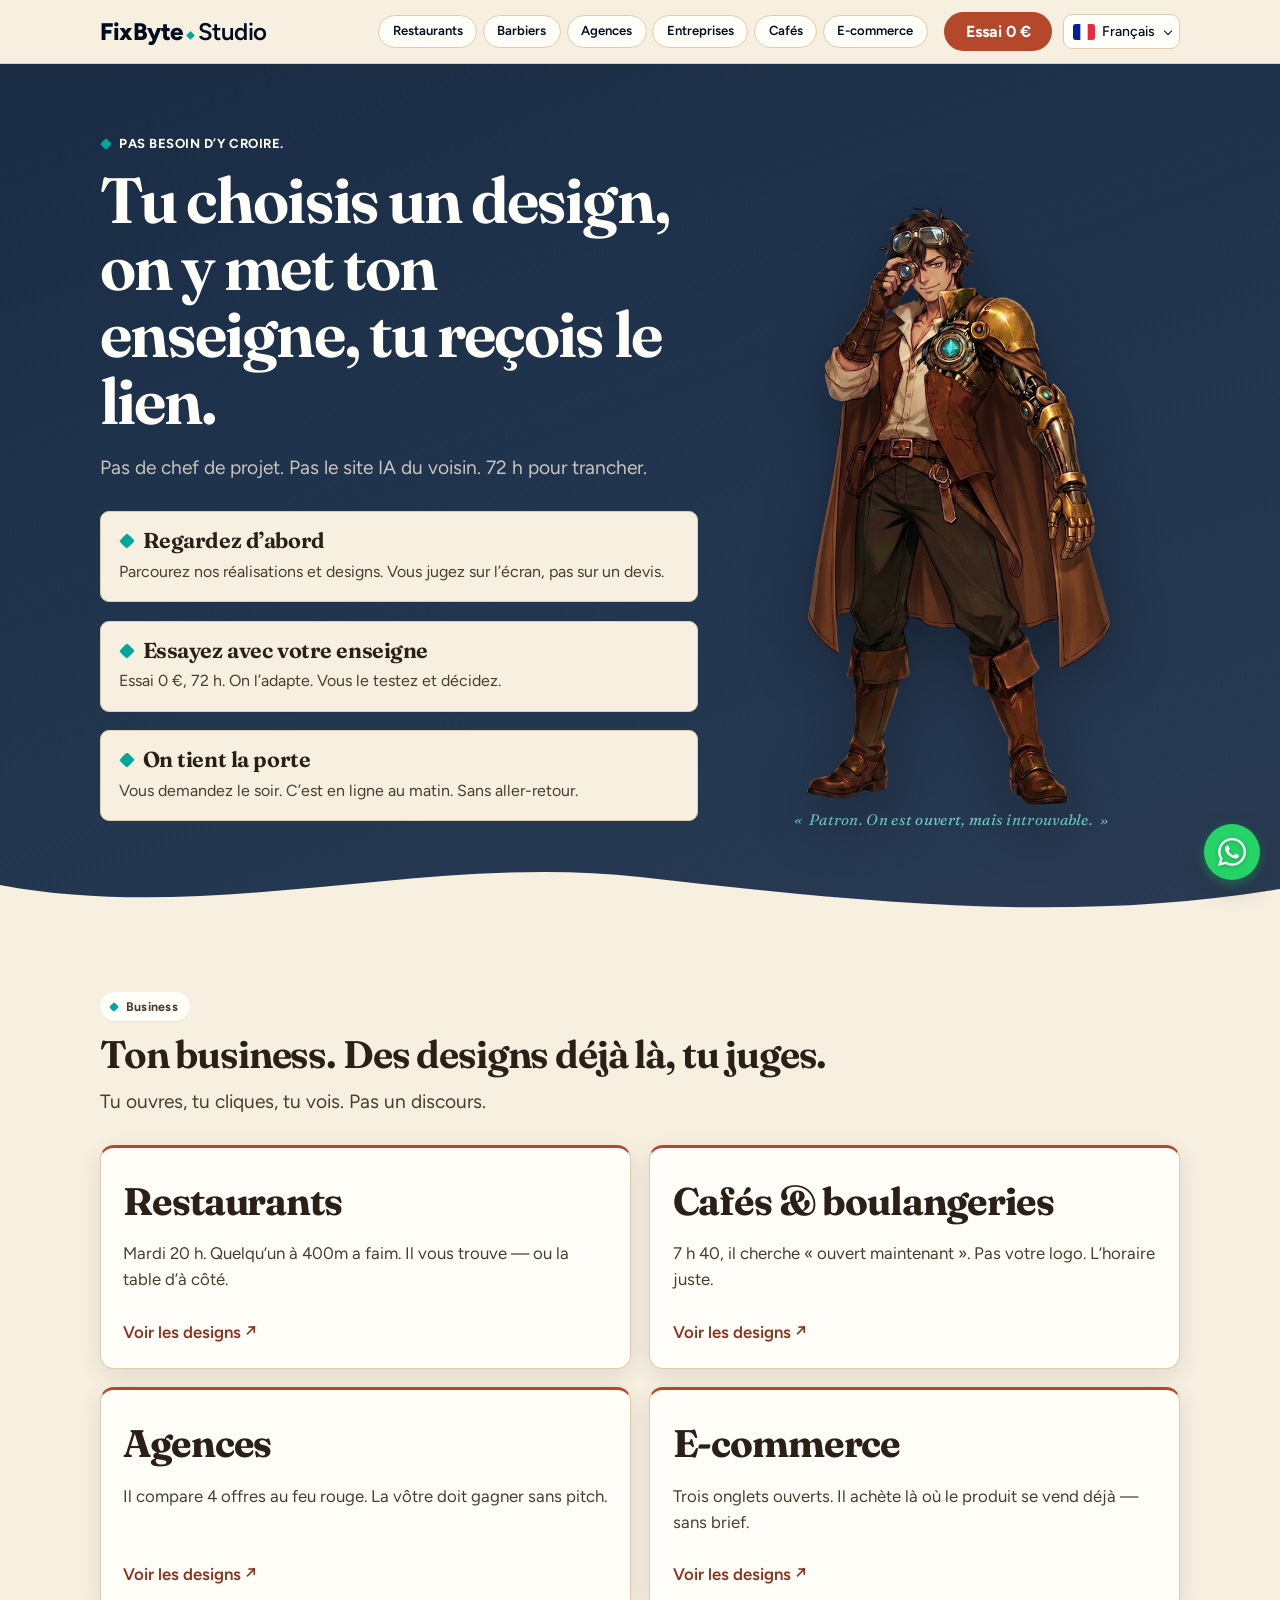
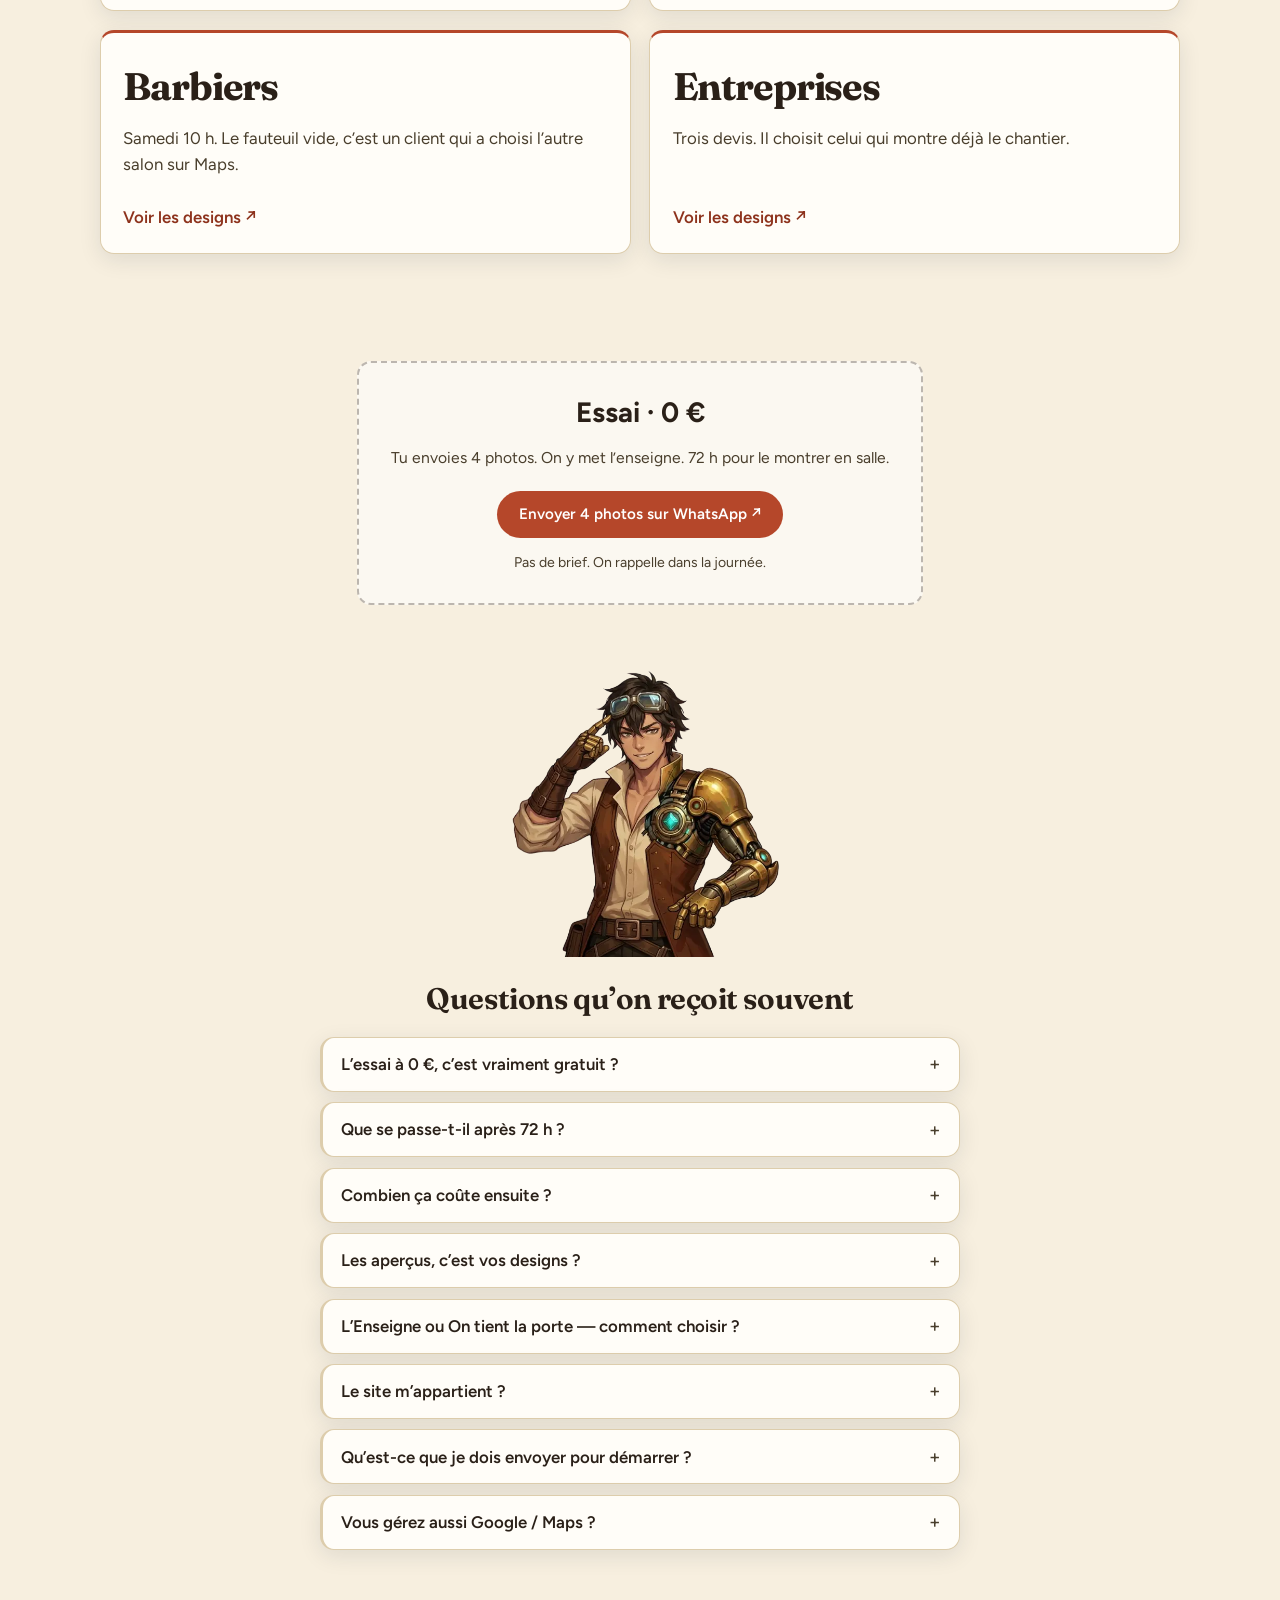
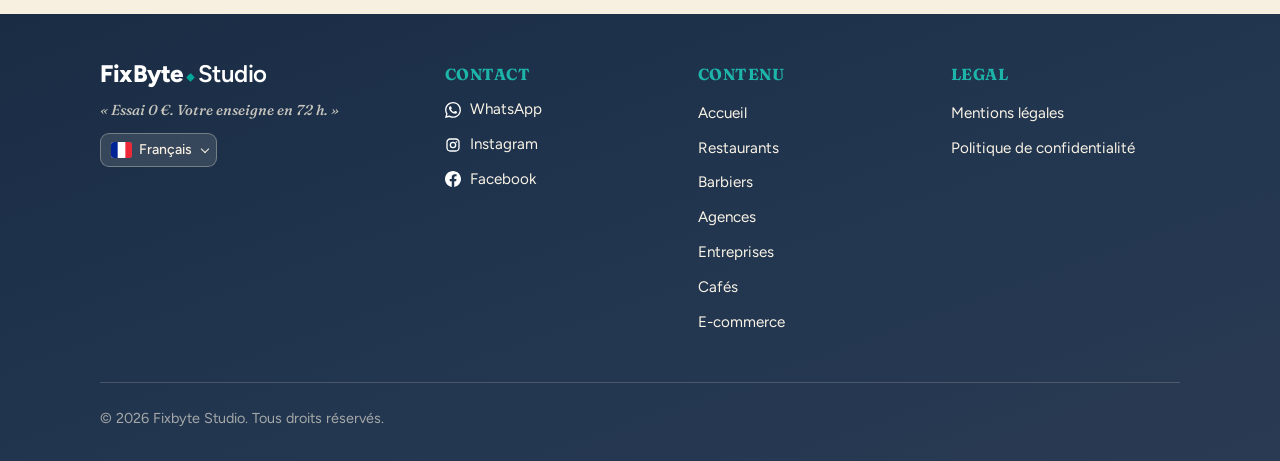
<file: index.html>
<!doctype html>
<html lang="fr">
  <head>
    <meta charset="utf-8" />
    <meta name="viewport" content="width=device-width, initial-scale=1" />
    <title data-i18n="index.meta.title">Fixbyte — Designs</title>
    <meta data-i18n-attr="content:index.meta.description"
      name="description"
      content="Vitrines pour restaurants, agences, entreprises, barbiers, cafés, boulangeries et e-commerce. Essai 0 € : votre nom sur le design. Parcourez les designs Fixbyte."
    />
    <link rel="canonical" href="https://studio.fixbyte.be/" />
    <link rel="icon" href="assets/favicon.svg" type="image/svg+xml" />
    <meta property="og:type" content="website" />
    <meta property="og:locale" content="fr_FR" />
    <meta property="og:site_name" content="Fixbyte" />
    <meta data-i18n-attr="content:index.meta.title" property="og:title" content="Fixbyte — Designs" />
    <meta data-i18n-attr="content:index.meta.description"
      property="og:description"
      content="Vitrines pour restaurants, agences, entreprises, barbiers, cafés, boulangeries et e-commerce. Essai 0 € : votre nom sur le design. Parcourez les designs Fixbyte."
    />
    <meta property="og:url" content="https://studio.fixbyte.be/" />
    <meta
      property="og:image"
      content="https://studio.fixbyte.be/assets/og-image.jpg"
    />
    <meta property="og:image:width" content="1424" />
    <meta property="og:image:height" content="752" />
    <meta property="og:image:type" content="image/jpeg" />
    <meta data-i18n-attr="content:index.meta.og_image_alt"
      property="og:image:alt"
      content="Fixbyte Studio — designs web pour restaurants, agences et commerces"
    />
    <meta name="twitter:card" content="summary_large_image" />
    <meta data-i18n-attr="content:index.meta.title" name="twitter:title" content="Fixbyte — Designs" />
    <meta data-i18n-attr="content:index.meta.description"
      name="twitter:description"
      content="Vitrines pour restaurants, agences, entreprises, barbiers, cafés, boulangeries et e-commerce. Essai 0 € : votre nom sur le design. Parcourez les designs Fixbyte."
    />
    <meta
      name="twitter:image"
      content="https://studio.fixbyte.be/assets/og-image.jpg"
    />
    <link rel="preconnect" href="https://fonts.googleapis.com" />
    <link rel="preconnect" href="https://fonts.gstatic.com" crossorigin />
    <link
      href="https://fonts.googleapis.com/css2?family=Figtree:ital,wght@0,400;0,500;0,600;0,700&family=Fraunces:opsz,wght@9..144,500;9..144,650&display=swap"
      rel="stylesheet"
    />
    <link rel="stylesheet" href="css/style.css" />
    <script type="application/ld+json">
      {
        "@context": "https://schema.org",
        "@graph": [
          {
            "@type": "Organization",
            "@id": "https://studio.fixbyte.be/#organization",
            "name": "Fixbyte Studio",
            "url": "https://studio.fixbyte.be/",
            "logo": "https://studio.fixbyte.be/assets/og-image.jpg",
            "contactPoint": {
              "@type": "ContactPoint",
              "contactType": "customer service",
              "telephone": "+32-493-622-901",
              "url": "https://wa.me/32493622901",
              "availableLanguage": ["French"]
            },
            "areaServed": "BE"
          },
          {
            "@type": "WebSite",
            "@id": "https://studio.fixbyte.be/#website",
            "url": "https://studio.fixbyte.be/",
            "name": "Fixbyte Studio",
            "publisher": { "@id": "https://studio.fixbyte.be/#organization" },
            "inLanguage": "fr-BE"
          }
        ]
      }
    </script>
    <script type="application/ld+json">
      {
        "@context": "https://schema.org",
        "@type": "FAQPage",
        "mainEntity": [
          {
            "@type": "Question",
            "name": "L'essai à 0 €, c'est vraiment gratuit ?",
            "acceptedAnswer": {
              "@type": "Answer",
              "text": "Oui. Clone du design choisi avec votre nom, URL live 72 h, via WhatsApp (4 photos). Pas de carte, pas de piège. Ce n'est pas un site définitif — juste de quoi juger en salle."
            }
          },
          {
            "@type": "Question",
            "name": "Que se passe-t-il après 72 h ?",
            "acceptedAnswer": {
              "@type": "Answer",
              "text": "L'aperçu expire. Vous choisissez : on s'arrête, ou on passe à une offre payante. Aucun débit automatique."
            }
          },
          {
            "@type": "Question",
            "name": "Combien ça coûte ensuite ?",
            "acceptedAnswer": {
              "@type": "Answer",
              "text": "Deux chemins : L'Enseigne — 1 990 € HT une fois · On tient la porte — 199 € HT / mois pendant 12 mois, puis 99 € HT / mois. TVA 21 % en sus. Les cartes détaillées sont sur chaque page business."
            }
          },
          {
            "@type": "Question",
            "name": "Les aperçus, c'est vos designs ?",
            "acceptedAnswer": {
              "@type": "Answer",
              "text": "La majorité oui. Vous jugez sur l'aperçu. Une fois choisi, on le refait à votre enseigne — dans certains cas ce n'est pas le fichier d'origine que l'on livre."
            }
          },
          {
            "@type": "Question",
            "name": "L'Enseigne ou On tient la porte — comment choisir ?",
            "acceptedAnswer": {
              "@type": "Answer",
              "text": "L'Enseigne : la porte en ligne en ~2 semaines, vous gérez ensuite. On tient la porte (recommandé) : le même site + photo WhatsApp → mise à jour le soir + posts Google."
            }
          },
          {
            "@type": "Question",
            "name": "Le site m'appartient ?",
            "acceptedAnswer": {
              "@type": "Answer",
              "text": "Oui — à la livraison de L'Enseigne, ou après 12 mois de On tient la porte. Hébergement seul possible ensuite : 29 € HT / mois."
            }
          },
          {
            "@type": "Question",
            "name": "Qu'est-ce que je dois envoyer pour démarrer ?",
            "acceptedAnswer": {
              "@type": "Answer",
              "text": "Essai : 4 photos + nom + commune + lien du design sur WhatsApp. Offre payante : textes, photos, accès ; un tour de retours inclus avec L'Enseigne."
            }
          },
          {
            "@type": "Question",
            "name": "Vous gérez aussi Google / Maps ?",
            "acceptedAnswer": {
              "@type": "Answer",
              "text": "Fiche Google Business avec L'Enseigne ; posts et avis avec On tient la porte. « Le créneau vide » (+ 290 € HT / mois) seulement après 8 semaines, si vous voulez Ads et poussée locale."
            }
          }
        ]
      }
    </script>
    <script defer src="https://analytics.fixbyte.dev/script.js"
      data-website-id="cf6223a0-6f8f-4bd4-91c8-dc46402c6bd8"
      data-domains="studio.fixbyte.be"></script>
  </head>
  <body data-header-sep="10" data-copyright="Fixbyte Studio"
      data-i18n-wa-label="Écrire sur WhatsApp"
      data-i18n-wa-tip="Écrivez-nous sur WhatsApp"
      data-i18n-grid-empty="Aucun projet pour le moment."
      data-i18n-grid-error="Impossible de charger les projets pour le moment."
      data-i18n-card-fallback="Ouvrir le design"
      data-i18n-attr="data-i18n-wa-label:ui.wa_label;data-i18n-wa-tip:ui.wa_tip;data-i18n-grid-empty:ui.grid_empty;data-i18n-grid-error:ui.grid_error;data-i18n-card-fallback:ui.card_fallback"
    >
    <div id="site-header" data-partial="header"></div>

    <main>
      <section class="hero hero--home">
        <div class="wrap">
          <div class="hero-grid">
            <figure class="hero-mascot">
              <img data-i18n-attr="alt:index.hero_mascot.img_alt"
                src="assets/bytie.png"
                alt="Bytie, mascotte Fixbyte"
                width="553"
                height="948"
                loading="eager"
                decoding="async"
              />
              <blockquote data-i18n="index.hero_mascot_quote.blockquote" class="hero-mascot__quote">
                Patron. On est ouvert, mais introuvable.
              </blockquote>
            </figure>

            <div class="hero-copy">
              <p class="hero-badge">
                <img
                  src="assets/brand.svg"
                  alt=""
                  class="hero-badge__icon"
                  width="10"
                  height="10"
                  aria-hidden="true"
                />
                <span data-i18n="index.hero_badge.span">Pas besoin d’y croire.</span>
              </p>
              <h1 data-i18n="index.hero_copy.h1">
                Tu choisis un design, on y met ton enseigne, tu reçois le lien.
              </h1>
              <p data-i18n="index.lead.p" class="lead">
                Pas de chef de projet. Pas le site IA du voisin. 72&nbsp;h pour
                trancher.
              </p>

              <div data-i18n-attr="aria-label:index.hero_pitch.div_aria_label" class="hero-pitch" aria-label="Pourquoi Fixbyte">
                <article class="hero-pitch__item">
                  <h2 class="hero-pitch__title">
                    <img
                      src="assets/brand.svg"
                      alt=""
                      class="hero-pitch__icon"
                      width="16"
                      height="16"
                      aria-hidden="true"
                    />
                    <span data-i18n="index.hero_pitch_title.span">Regardez d’abord</span>
                  </h2>
                  <p data-i18n="index.hero_pitch_item.p">
                    Parcourez nos réalisations et designs. Vous jugez sur
                    l’écran, pas sur un devis.
                  </p>
                </article>
                <article class="hero-pitch__item">
                  <h2 class="hero-pitch__title">
                    <img
                      src="assets/brand.svg"
                      alt=""
                      class="hero-pitch__icon"
                      width="16"
                      height="16"
                      aria-hidden="true"
                    />
                    <span data-i18n="index.hero_pitch_title.span_2">Essayez avec votre enseigne</span>
                  </h2>
                  <p data-i18n="index.hero_pitch_item.p_2">
                    Essai 0&nbsp;€, 72&nbsp;h. On l’adapte. Vous le testez et
                    décidez.
                  </p>
                </article>
                <article class="hero-pitch__item">
                  <h2 class="hero-pitch__title">
                    <img
                      src="assets/brand.svg"
                      alt=""
                      class="hero-pitch__icon"
                      width="16"
                      height="16"
                      aria-hidden="true"
                    />
                    <span data-i18n="index.hero_pitch_title.span_3">On tient la porte</span>
                  </h2>
                  <p data-i18n="index.hero_pitch_item.p_3">
                    Vous demandez le soir. C’est en ligne au matin. Sans
                    aller-retour.
                  </p>
                </article>
              </div>
            </div>
          </div>
        </div>
        <div class="wave" aria-hidden="true">
          <svg
            viewBox="0 0 1440 90"
            preserveAspectRatio="none"
            focusable="false"
          >
            <path
              d="M0,40 C240,90 480,0 720,30 C960,60 1200,90 1440,45 L1440,90 L0,90 Z"
            ></path>
          </svg>
        </div>
      </section>

      <section class="hub" aria-labelledby="hub-title">
        <div class="wrap">
          <p class="hero-badge">
            <img
              src="assets/brand.svg"
              alt=""
              class="hero-badge__icon"
              width="10"
              height="10"
              aria-hidden="true"
            />
            <span data-i18n="index.hero_badge.span_2">Business</span>
          </p>
          <h2 data-i18n="index.hub_title.h2" id="hub-title">Ton business. Des designs déjà là, tu juges.</h2>
          <p data-i18n="index.lead.p_2" class="lead">Tu ouvres, tu cliques, tu vois. Pas un discours.</p>
          <div class="hub-grid">
            <a class="hub-card" href="restaurant.html">
              <h3 data-i18n="index.hub_card.h3">Restaurants</h3>
              <p data-i18n="index.hub_card.p">
                Mardi 20&nbsp;h. Quelqu’un à 400m a faim. Il vous trouve —
                ou la table d’à côté.
              </p>
              <span data-i18n="index.hub_card_cta.span" class="hub-card__cta">Voir les designs ↗</span>
            </a>
            <a class="hub-card" href="cafes.html">
              <h3 data-i18n="index.hub_card.h3_2">Cafés &amp; boulangeries</h3>
              <p data-i18n="index.hub_card.p_2">
                7&nbsp;h&nbsp;40, il cherche «&nbsp;ouvert maintenant&nbsp;».
                Pas votre logo. L’horaire juste.
              </p>
              <span data-i18n="index.hub_card_cta.span_2" class="hub-card__cta">Voir les designs ↗</span>
            </a>
            <a class="hub-card" href="agences.html">
              <h3 data-i18n="index.hub_card.h3_3">Agences</h3>
              <p data-i18n="index.hub_card.p_3">
                Il compare 4 offres au feu rouge. La vôtre doit gagner sans
                pitch.
              </p>
              <span data-i18n="index.hub_card_cta.span_3" class="hub-card__cta">Voir les designs ↗</span>
            </a>
            <a class="hub-card" href="ecommerce.html">
              <h3 data-i18n="index.hub_card.h3_4">E-commerce</h3>
              <p data-i18n="index.hub_card.p_4">
                Trois onglets ouverts. Il achète là où le produit se vend déjà —
                sans brief.
              </p>
              <span data-i18n="index.hub_card_cta.span_4" class="hub-card__cta">Voir les designs ↗</span>
            </a>
            <a class="hub-card" href="barbiers.html">
              <h3 data-i18n="index.hub_card.h3_5">Barbiers</h3>
              <p data-i18n="index.hub_card.p_5">
                Samedi 10&nbsp;h. Le fauteuil vide, c’est un client qui a choisi
                l’autre salon sur Maps.
              </p>
              <span data-i18n="index.hub_card_cta.span_5" class="hub-card__cta">Voir les designs ↗</span>
            </a>
            <a class="hub-card" href="entreprises.html">
              <h3 data-i18n="index.hub_card.h3_6">Entreprises</h3>
              <p data-i18n="index.hub_card.p_6">Trois devis. Il choisit celui qui montre déjà le chantier.</p>
              <span data-i18n="index.hub_card_cta.span_6" class="hub-card__cta">Voir les designs ↗</span>
            </a>
          </div>
        </div>
      </section>

      <section class="wrap cta-block-section">
        <div class="cta-block" aria-labelledby="cta-title">
          <h2 data-i18n="index.cta_title.h2" id="cta-title">Essai · 0&nbsp;€</h2>
          <p data-i18n="index.cta_block.p">
            Tu envoies 4 photos. On y met l’enseigne. 72&nbsp;h pour le montrer
            en salle.
          </p>
          <a data-i18n="index.cta_block_btn.a" data-i18n-attr="href:index.cta_block_btn.a_href"
            class="cta-block__btn"
            href="https://wa.me/32493622901?text=Bonjour%2C%20je%20voudrais%20l%27Essai%20Fixbyte.%20Nom%20%3A%20%5B%20%5D.%20Commune%20%3A%20%5B%20%5D.%20Business%20%3A%20%5B%20%5D.%20Design%20choisi%20%3A%20%5Blien%5D."
            target="_blank"
            rel="noopener noreferrer"
            >Envoyer 4 photos sur WhatsApp ↗</a
          >
          <p data-i18n="index.cta_block_hint.p" class="cta-block__hint">
            Pas de brief. On rappelle dans la journée.
          </p>
        </div>
      </section>

      <section class="faq wrap" aria-labelledby="faq-title" id="faq">
        <div class="faq-grid">
          <figure class="faq-mascot">
            <img data-i18n-attr="alt:index.faq_mascot.img_alt"
              src="assets/bytie-faq.webp"
              alt="Bytie, mascotte Fixbyte, doigt à la tempe"
              width="554"
              height="554"
              loading="lazy"
              decoding="async"
            />
          </figure>
          <div class="faq-body">
            <h2 data-i18n="index.faq_title.h2" id="faq-title">Questions qu’on reçoit souvent</h2>
            <div class="faq-list">
              <details>
                <summary data-i18n="index.faq_list.summary">
                  L’essai à 0&nbsp;€, c’est vraiment gratuit&nbsp;?
                </summary>
                <p data-i18n="index.faq_list.p">
                  Oui. Clone du design choisi avec votre nom, URL live
                  72&nbsp;h, via WhatsApp (4 photos). Pas de carte, pas de
                  piège. Ce n’est pas un site définitif — juste de quoi juger en
                  salle.
                </p>
              </details>
              <details>
                <summary data-i18n="index.faq_list.summary_2">Que se passe-t-il après 72&nbsp;h&nbsp;?</summary>
                <p data-i18n="index.faq_list.p_2">
                  L’aperçu expire. Vous choisissez&nbsp;: on s’arrête, ou on
                  passe à une offre payante. Aucun débit automatique.
                </p>
              </details>
              <details>
                <summary data-i18n="index.faq_list.summary_3">Combien ça coûte ensuite&nbsp;?</summary>
                <p data-i18n="index.faq_list.p_3">
                  Deux chemins&nbsp;: <strong>L’Enseigne</strong> —
                  1&nbsp;990&nbsp;€&nbsp;HT une fois ·
                  <strong>On tient la porte</strong> — 199&nbsp;€&nbsp;HT / mois
                  pendant 12 mois, puis 99&nbsp;€&nbsp;HT / mois. TVA 21&nbsp;%
                  en sus. Les cartes détaillées sont sur chaque page business.
                </p>
              </details>
              <details>
                <summary data-i18n="index.faq_list.summary_4">Les aperçus, c’est vos designs&nbsp;?</summary>
                <p data-i18n="index.faq_list.p_4">
                  La majorité oui. Vous jugez sur l’aperçu. Une fois choisi, on
                  le refait à votre enseigne — dans certains cas ce n’est pas le
                  fichier d’origine que l’on livre.
                </p>
              </details>
              <details>
                <summary data-i18n="index.faq_list.summary_5">
                  L’Enseigne ou On tient la porte — comment choisir&nbsp;?
                </summary>
                <p data-i18n="index.faq_list.p_5">
                  L’Enseigne&nbsp;: la porte en ligne en ~2 semaines, vous gérez
                  ensuite. On tient la porte (recommandé)&nbsp;: le même site +
                  photo WhatsApp → mise à jour le soir + posts Google.
                </p>
              </details>
              <details>
                <summary data-i18n="index.faq_list.summary_6">Le site m’appartient&nbsp;?</summary>
                <p data-i18n="index.faq_list.p_6">
                  Oui — à la livraison de L’Enseigne, ou après 12 mois de On
                  tient la porte. Hébergement seul possible ensuite&nbsp;:
                  29&nbsp;€&nbsp;HT / mois.
                </p>
              </details>
              <details>
                <summary data-i18n="index.faq_list.summary_7">
                  Qu’est-ce que je dois envoyer pour démarrer&nbsp;?
                </summary>
                <p data-i18n="index.faq_list.p_7">
                  Essai&nbsp;: 4 photos + nom + commune + lien du design sur
                  WhatsApp. Offre payante&nbsp;: textes, photos, accès&nbsp;; un
                  tour de retours inclus avec L’Enseigne.
                </p>
              </details>
              <details>
                <summary data-i18n="index.faq_list.summary_8">Vous gérez aussi Google / Maps&nbsp;?</summary>
                <p data-i18n="index.faq_list.p_8">
                  Fiche Google Business avec L’Enseigne&nbsp;; posts et avis
                  avec On tient la porte. «&nbsp;Le créneau vide&nbsp;» (+
                  290&nbsp;€&nbsp;HT / mois) seulement après 8 semaines, si vous
                  voulez Ads et poussée locale.
                </p>
              </details>
            </div>
          </div>
        </div>
      </section>
    </main>

    <div id="site-footer" data-partial="footer"></div>

    <script src="js/partials.js"></script>
    <script src="js/cards.js"></script>
  </body>
</html>
</file>
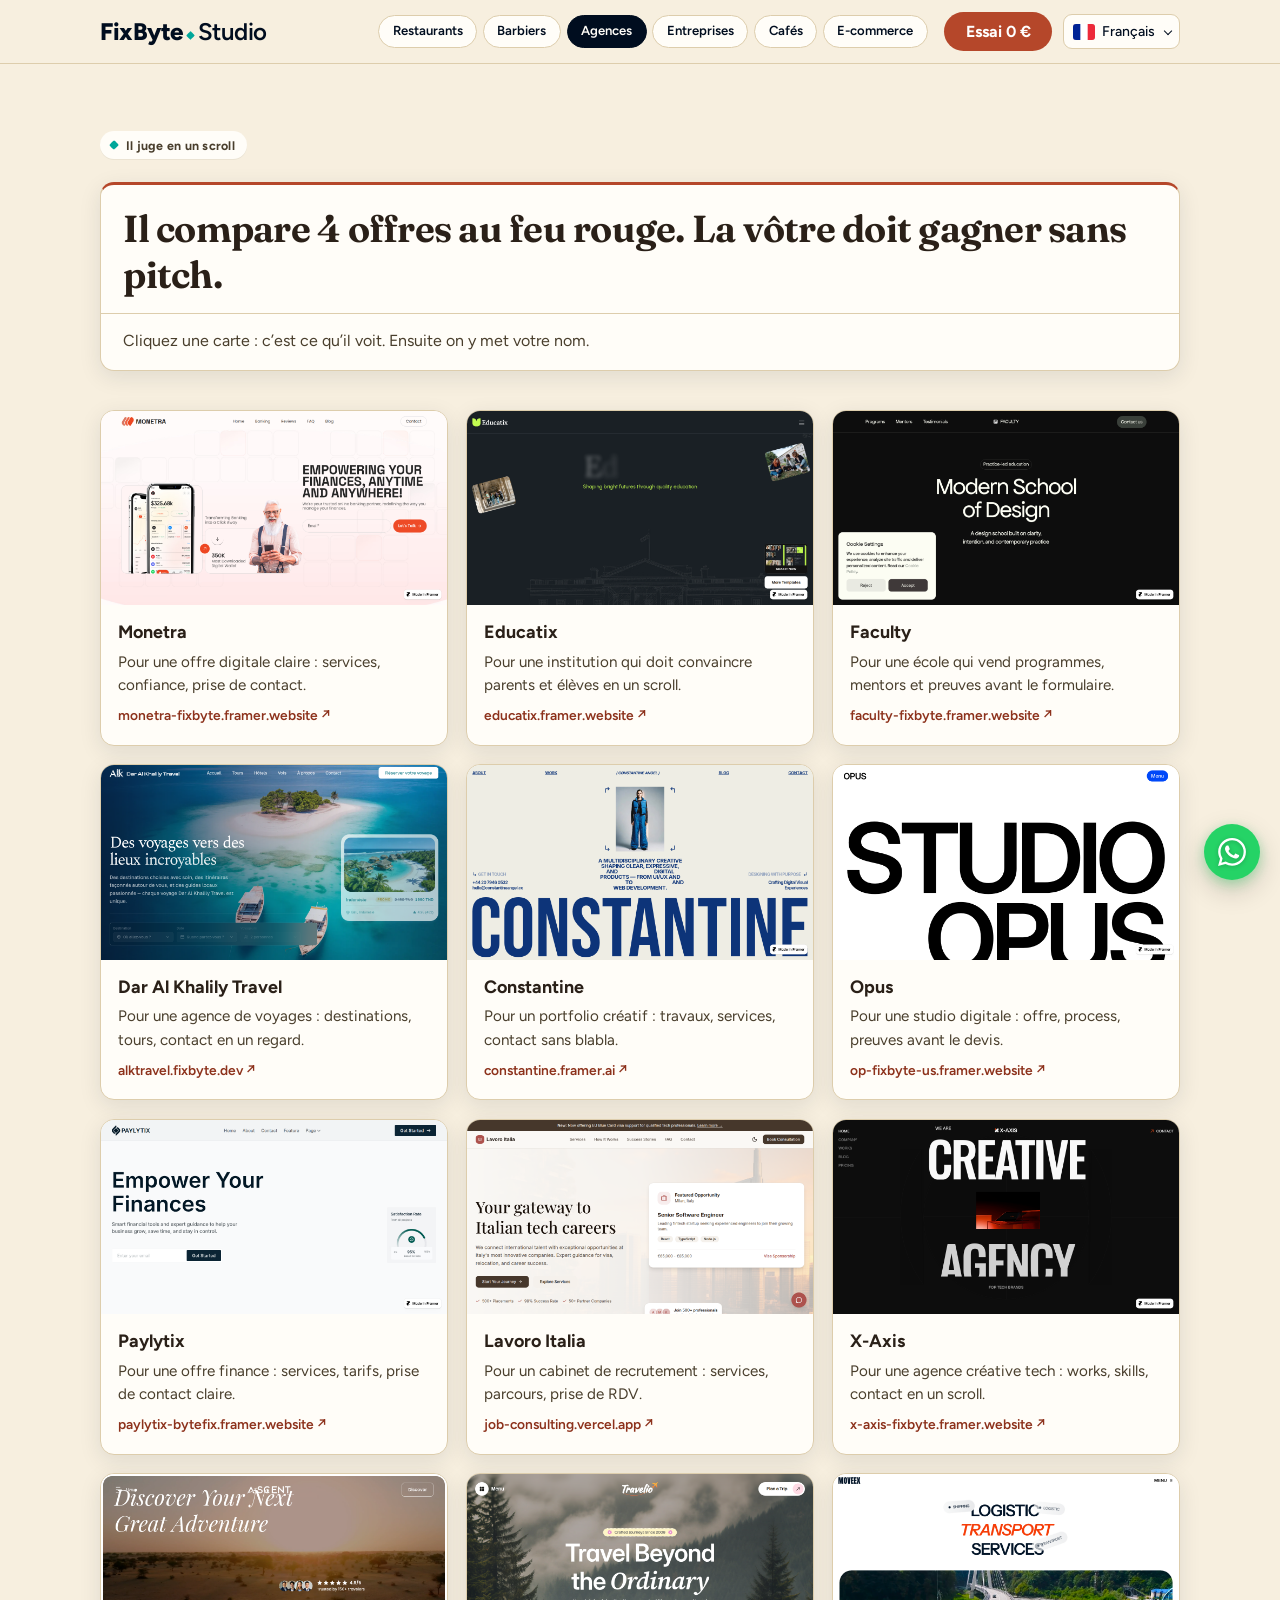
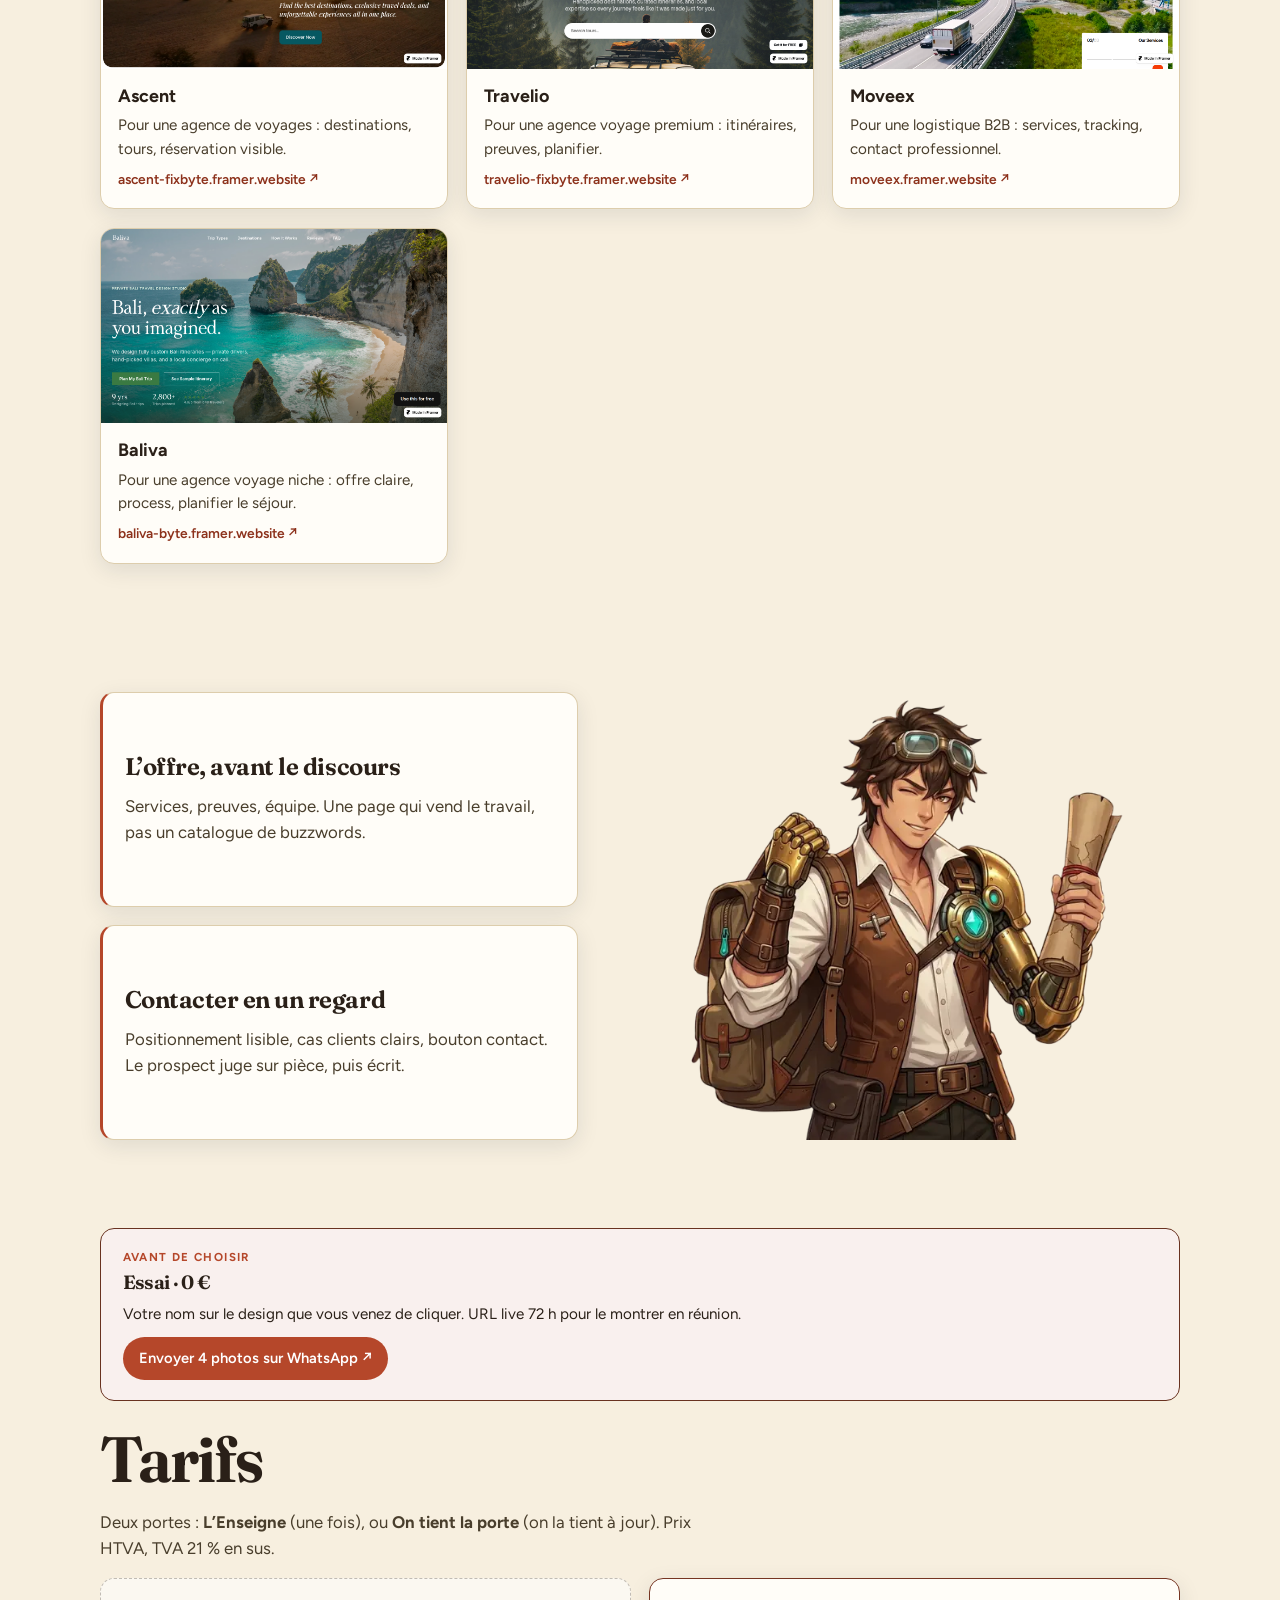
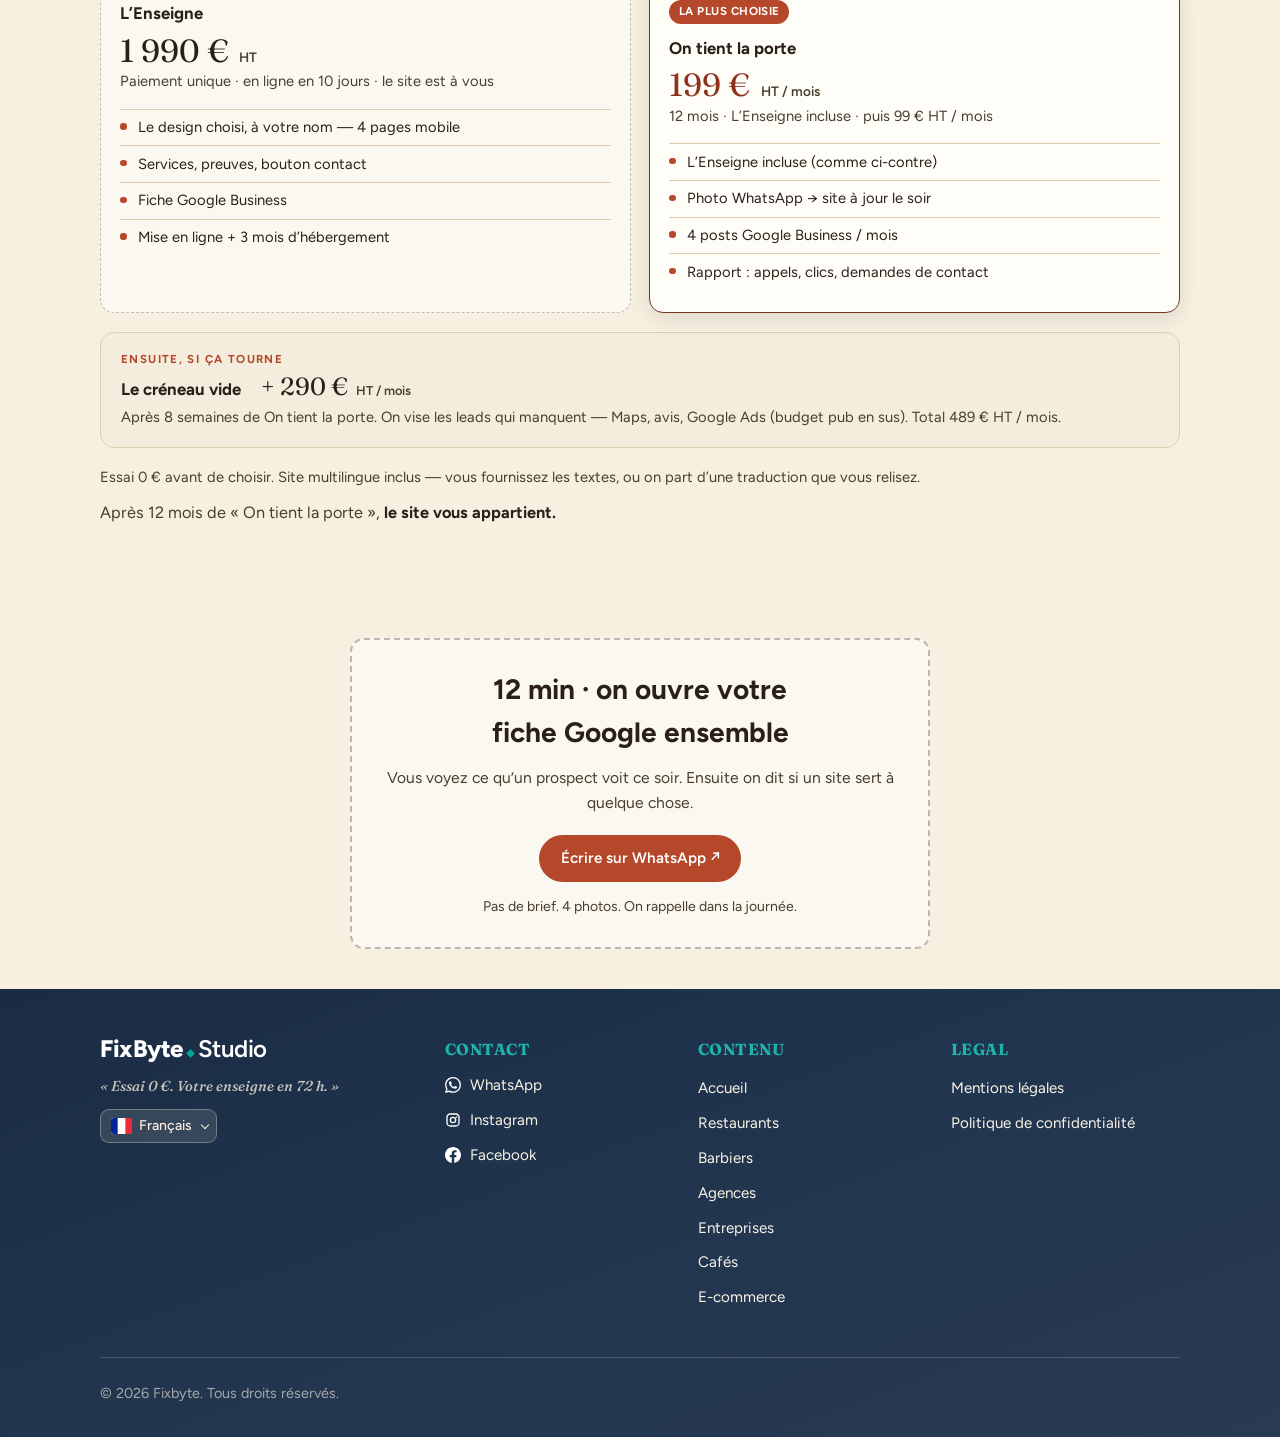
<file: agences.html>
<!DOCTYPE html>
<html lang="fr">
  <head>
    <meta charset="utf-8" />
    <meta name="viewport" content="width=device-width, initial-scale=1" />
    <title data-i18n="agences.meta.title">Designs agences — Fixbyte</title>
    <meta data-i18n-attr="content:agences.meta.description"
      name="description"
      content="Designs Fixbyte pour agences et institutions. Essai 0 € : votre nom sur le design. Offre, preuves, équipe et prise de contact."
    />
    <link rel="canonical" href="https://studio.fixbyte.be/agences.html" />
    <link rel="icon" href="assets/favicon.svg" type="image/svg+xml" />
    <meta property="og:type" content="website" />
    <meta property="og:locale" content="fr_FR" />
    <meta property="og:site_name" content="Fixbyte" />
    <meta data-i18n-attr="content:agences.meta.title" property="og:title" content="Designs agences — Fixbyte" />
    <meta data-i18n-attr="content:agences.meta.description"
      property="og:description"
      content="Designs Fixbyte pour agences et institutions. Essai 0 € : votre nom sur le design. Offre, preuves, équipe et prise de contact."
    />
    <meta
      property="og:url"
      content="https://studio.fixbyte.be/agences.html"
    />
    <meta
      property="og:image"
      content="https://studio.fixbyte.be/assets/og-image.jpg"
    />
    <meta property="og:image:width" content="1424" />
    <meta property="og:image:height" content="752" />
    <meta property="og:image:type" content="image/jpeg" />
    <meta data-i18n-attr="content:agences.meta.og_image_alt"
      property="og:image:alt"
      content="Fixbyte Studio — designs web pour restaurants, barbiers, agences et commerces"
    />
    <meta name="twitter:card" content="summary_large_image" />
    <meta data-i18n-attr="content:agences.meta.title" name="twitter:title" content="Designs agences — Fixbyte" />
    <meta data-i18n-attr="content:agences.meta.description"
      name="twitter:description"
      content="Designs Fixbyte pour agences et institutions. Essai 0 € : votre nom sur le design. Offre, preuves, équipe et prise de contact."
    />
    <meta
      name="twitter:image"
      content="https://studio.fixbyte.be/assets/og-image.jpg"
    />
    <link rel="preconnect" href="https://fonts.googleapis.com" />
    <link rel="preconnect" href="https://fonts.gstatic.com" crossorigin />
    <link
      href="https://fonts.googleapis.com/css2?family=Figtree:ital,wght@0,400;0,500;0,600;0,700&family=Fraunces:opsz,wght@9..144,500;9..144,650&display=swap"
      rel="stylesheet"
    />
    <link rel="stylesheet" href="css/style.css" />
    <script type="application/ld+json">
      {
        "@context": "https://schema.org",
        "@graph": [
          {
            "@type": "Organization",
            "@id": "https://studio.fixbyte.be/#organization",
            "name": "Fixbyte Studio",
            "url": "https://studio.fixbyte.be/",
            "logo": "https://studio.fixbyte.be/assets/og-image.jpg",
            "contactPoint": {
              "@type": "ContactPoint",
              "contactType": "customer service",
              "telephone": "+32-493-622-901",
              "url": "https://wa.me/32493622901",
              "availableLanguage": ["French"]
            },
            "areaServed": "BE"
          },
          {
            "@type": "WebSite",
            "@id": "https://studio.fixbyte.be/#website",
            "url": "https://studio.fixbyte.be/",
            "name": "Fixbyte Studio",
            "publisher": { "@id": "https://studio.fixbyte.be/#organization" },
            "inLanguage": "fr-BE"
          }
        ]
      }
    </script>
    <script defer src="https://analytics.fixbyte.dev/script.js"
      data-website-id="cf6223a0-6f8f-4bd4-91c8-dc46402c6bd8"
      data-domains="studio.fixbyte.be"></script>
  </head>
  <body data-active-nav="agences" data-header-sep="12" data-copyright="Fixbyte"
      data-i18n-wa-label="Écrire sur WhatsApp"
      data-i18n-wa-tip="Écrivez-nous sur WhatsApp"
      data-i18n-grid-empty="Aucun projet pour le moment."
      data-i18n-grid-error="Impossible de charger les projets pour le moment."
      data-i18n-card-fallback="Ouvrir le design"
      data-i18n-attr="data-i18n-wa-label:ui.wa_label;data-i18n-wa-tip:ui.wa_tip;data-i18n-grid-empty:ui.grid_empty;data-i18n-grid-error:ui.grid_error;data-i18n-card-fallback:ui.card_fallback"
    >
    <div id="site-header" data-partial="header"></div>

    <main>
      <section class="hero wrap">
        <p class="hero-badge">
          <img
            src="assets/brand.svg"
            alt=""
            class="hero-badge__icon"
            width="16"
            height="16"
            aria-hidden="true"
          />
          <span data-i18n="agences.hero_badge.span">Il juge en un scroll</span>
        </p>
        <div class="hero-scene">
          <h1 data-i18n="agences.hero_scene.h1">Il compare 4 offres au feu rouge. La vôtre doit gagner sans pitch.</h1>
          <p data-i18n="agences.hero_scene_action.p" class="hero-scene__action">
            Cliquez une carte : c’est ce qu’il voit. Ensuite on y met votre nom.
          </p>
        </div>
      </section>

      <section class="works wrap" aria-labelledby="works-title">
        <h2 data-i18n="agences.works_title.h2" id="works-title" class="visually-hidden">Projets agences</h2>
        <div
          id="works"
          class="card-grid"
          data-source="data/agences.json"
          aria-busy="true"
        ></div>
      </section>

      <section class="pitch pitch--mascot wrap" aria-labelledby="pitch-title">
        <h2 data-i18n="agences.pitch_title.h2" id="pitch-title" class="visually-hidden">Pourquoi ces designs</h2>
        <div class="pitch-grid pitch-grid--mascot">
          <div class="pitch-stack">
            <article class="pitch-item">
              <h3 data-i18n="agences.pitch_item.h3">L’offre, avant le discours</h3>
              <p data-i18n="agences.pitch_item.p">
                Services, preuves, équipe. Une page qui vend le travail, pas un
                catalogue de buzzwords.
              </p>
            </article>
            <article class="pitch-item">
              <h3 data-i18n="agences.pitch_item.h3_2">Contacter en un regard</h3>
              <p data-i18n="agences.pitch_item.p_2">
                Positionnement lisible, cas clients clairs, bouton contact. Le
                prospect juge sur pièce, puis écrit.
              </p>
            </article>
          </div>
          <figure class="pitch-mascot">
            <img data-i18n-attr="alt:agences.pitch_mascot.img_alt"
              src="assets/bytie-traveler.webp"
              alt="Bytie en voyageur"
              width="554"
              height="554"
              loading="lazy"
              decoding="async"
            />
          </figure>
        </div>
      </section>

      <section class="pricing wrap" aria-labelledby="pricing-title">
        <aside class="price-essai" aria-labelledby="essai-title">
          <p data-i18n="agences.price_essai_kicker.p" class="price-essai__kicker">Avant de choisir</p>
          <div class="price-essai__body">
            <h2 data-i18n="agences.essai_title.h2" id="essai-title">Essai · 0&nbsp;€</h2>
            <p data-i18n="agences.price_essai_lead.p" class="price-essai__lead">
              Votre nom sur le design que vous venez de cliquer. URL live 72&nbsp;h
              pour le montrer en réunion.
            </p>
            <a data-i18n="agences.price_essai_cta.a" data-i18n-attr="href:agences.price_essai_cta.a_href"
              class="price-essai__cta"
              href="https://wa.me/32493622901?text=Bonjour%2C%20je%20voudrais%20l%27Essai%20Fixbyte%20pour%20mon%20agence.%20Nom%20%3A%20%5B%20%5D.%20Commune%20%3A%20%5B%20%5D.%20Design%20choisi%20%3A%20%5Blien%5D."
              target="_blank"
              rel="noopener noreferrer"
              >Envoyer 4 photos sur WhatsApp ↗</a
            >
          </div>
        </aside>

        <h2 data-i18n="agences.pricing_title.h2" id="pricing-title">Tarifs</h2>
        <p data-i18n="agences.pricing_intro.p" class="pricing-intro">
          Deux portes&nbsp;: <strong>L’Enseigne</strong> (une fois), ou
          <strong>On tient la porte</strong> (on la tient à jour). Prix HTVA,
          TVA 21&nbsp;% en sus.
        </p>
        <div class="price-grid price-grid--two">
          <article class="price-card">
            <h3 data-i18n="agences.price_card.h3">L’Enseigne</h3>
            <p data-i18n="agences.price_card_amount.p" class="price-card__amount">1&nbsp;990&nbsp;€ <span>HT</span></p>
            <p data-i18n="agences.price_card_hint.p" class="price-card__hint">
              Paiement unique · en ligne en 10 jours · le site est à vous
            </p>
            <ul class="price-card__list">
              <li data-i18n="agences.price_card_list.li">Le design choisi, à votre nom — 4 pages mobile</li>
              <li data-i18n="agences.price_card_list.li_2">Services, preuves, bouton contact</li>
              <li data-i18n="agences.price_card_list.li_3">Fiche Google Business</li>
              <li data-i18n="agences.price_card_list.li_4">Mise en ligne + 3 mois d’hébergement</li>
            </ul>
          </article>
          <article class="price-card is-featured">
            <p data-i18n="agences.price_card_badge.p" class="price-card__badge">La plus choisie</p>
            <h3 data-i18n="agences.price_card.h3_2">On tient la porte</h3>
            <p data-i18n="agences.price_card_amount.p_2" class="price-card__amount">199&nbsp;€ <span>HT / mois</span></p>
            <p data-i18n="agences.price_card_hint.p_2" class="price-card__hint">
              12 mois · L’Enseigne incluse · puis 99&nbsp;€ HT / mois
            </p>
            <ul class="price-card__list">
              <li data-i18n="agences.price_card_list.li_5">L’Enseigne incluse (comme ci-contre)</li>
              <li data-i18n="agences.price_card_list.li_6">Photo WhatsApp → site à jour le soir</li>
              <li data-i18n="agences.price_card_list.li_7">4 posts Google Business / mois</li>
              <li data-i18n="agences.price_card_list.li_8">Rapport&nbsp;: appels, clics, demandes de contact</li>
            </ul>
          </article>
        </div>
        <aside class="price-upsell">
          <p data-i18n="agences.price_upsell_kicker.p" class="price-upsell__kicker">Ensuite, si ça tourne</p>
          <div class="price-upsell__body">
            <h3 data-i18n="agences.price_upsell_body.h3">Le créneau vide</h3>
            <p data-i18n="agences.price_upsell_amount.p" class="price-upsell__amount">+&nbsp;290&nbsp;€ <span>HT / mois</span></p>
            <p data-i18n="agences.price_upsell_body.p">
              Après 8 semaines de On tient la porte. On vise les leads qui
              manquent — Maps, avis, Google Ads (budget pub en sus). Total
              489&nbsp;€ HT / mois.
            </p>
          </div>
        </aside>
        <p data-i18n="agences.pricing_note.p" class="pricing-note">
          Essai 0&nbsp;€ avant de choisir. Site multilingue inclus — vous
          fournissez les textes, ou on part d’une traduction que vous relisez.
        </p>
        <p data-i18n="agences.pricing_own.p" class="pricing-own">
          Après 12&nbsp;mois de «&nbsp;On tient la porte&nbsp;»,
          <strong>le site vous appartient.</strong>
        </p>
      </section>

      <section class="wrap cta-block-section">
        <div class="cta-block" aria-labelledby="cta-title">
          <h2 data-i18n="agences.cta_title.h2" id="cta-title">12 min · on ouvre votre fiche Google ensemble</h2>
          <p data-i18n="agences.cta_block.p">
            Vous voyez ce qu’un prospect voit ce soir. Ensuite on dit si un site
            sert à quelque chose.
          </p>
          <a data-i18n="agences.cta_block_btn.a" data-i18n-attr="href:agences.cta_block_btn.a_href"
            class="cta-block__btn"
            href="https://wa.me/32493622901?text=Bonjour%2C%20je%20voudrais%20les%2012%20min%20Fixbyte%20pour%20ouvrir%20ma%20fiche%20Google%20ensemble."
            target="_blank"
            rel="noopener noreferrer"
            >Écrire sur WhatsApp ↗</a
          >
          <p data-i18n="agences.cta_block_hint.p" class="cta-block__hint">
            Pas de brief. 4 photos. On rappelle dans la journée.
          </p>
        </div>
      </section>
    </main>

    <div id="site-footer" data-partial="footer"></div>

    <script src="js/partials.js"></script>
    <script src="js/cards.js"></script>
  </body>
</html>
</file>
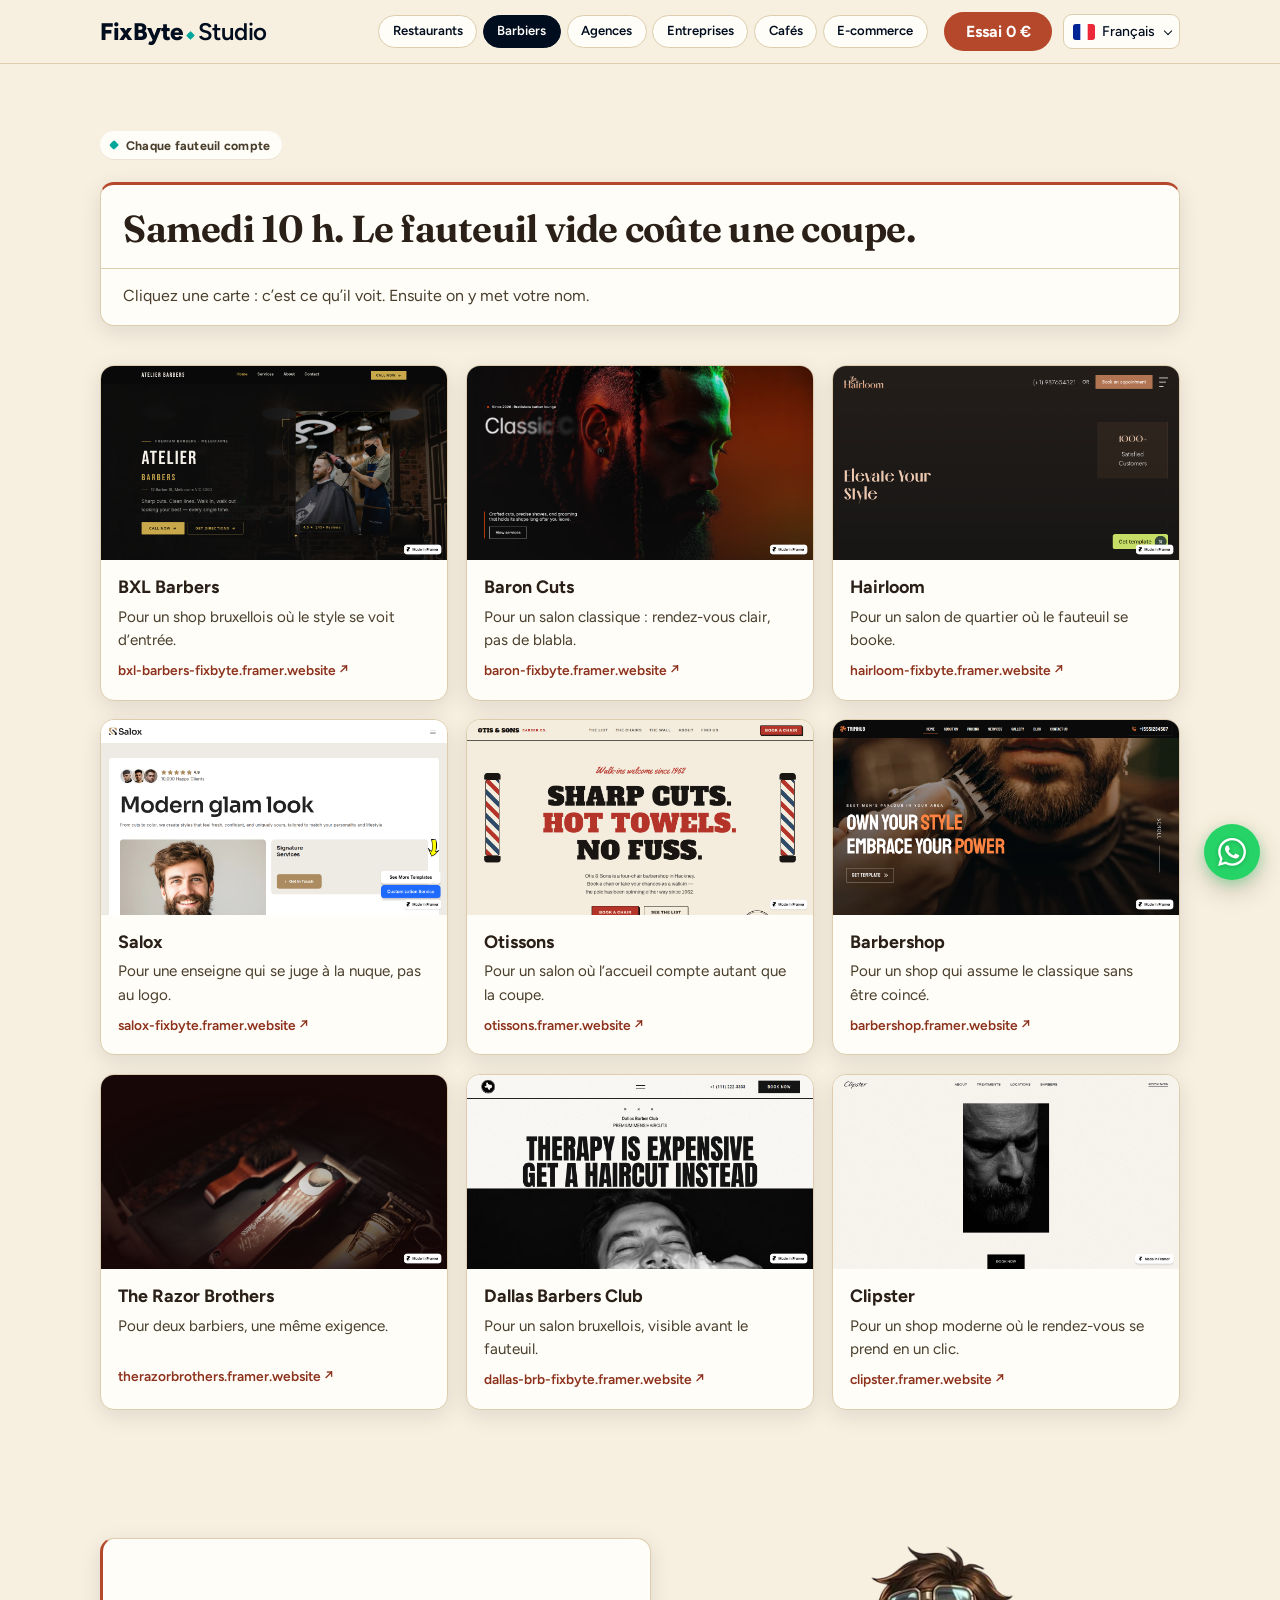
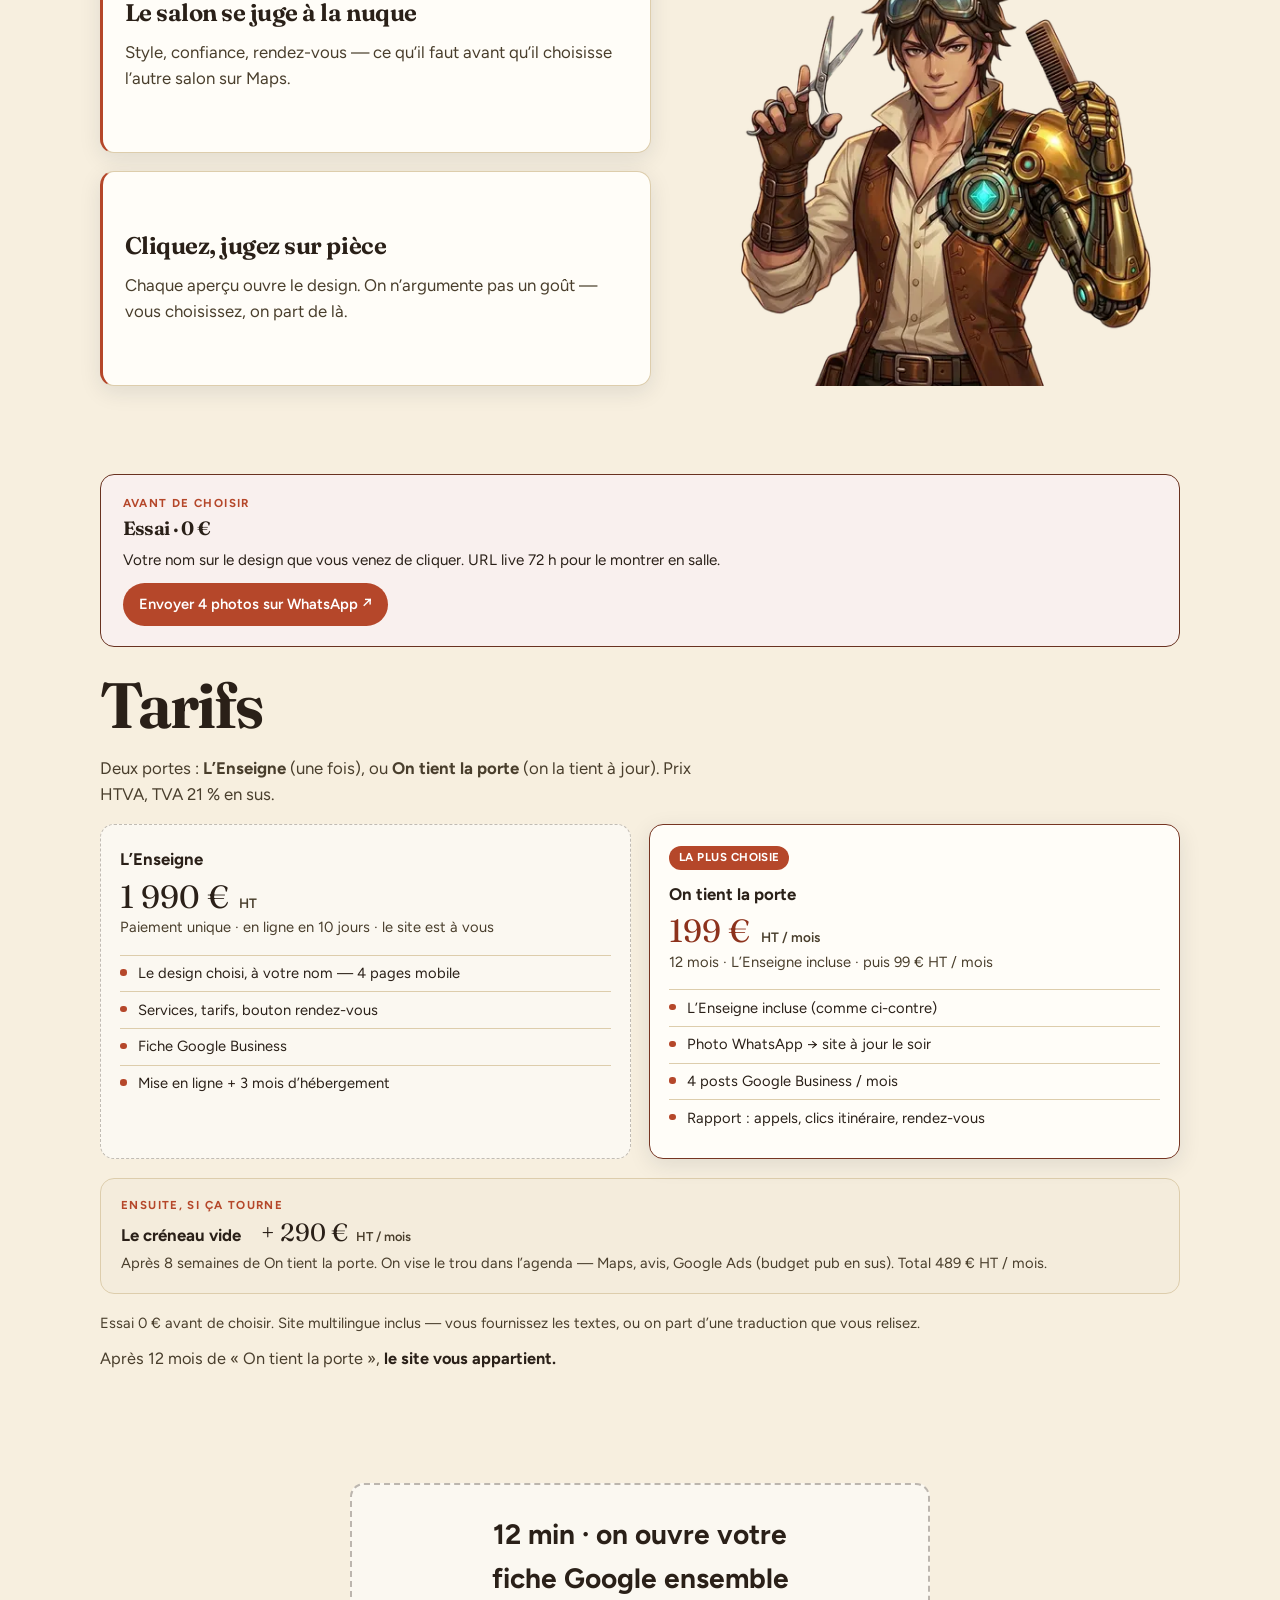
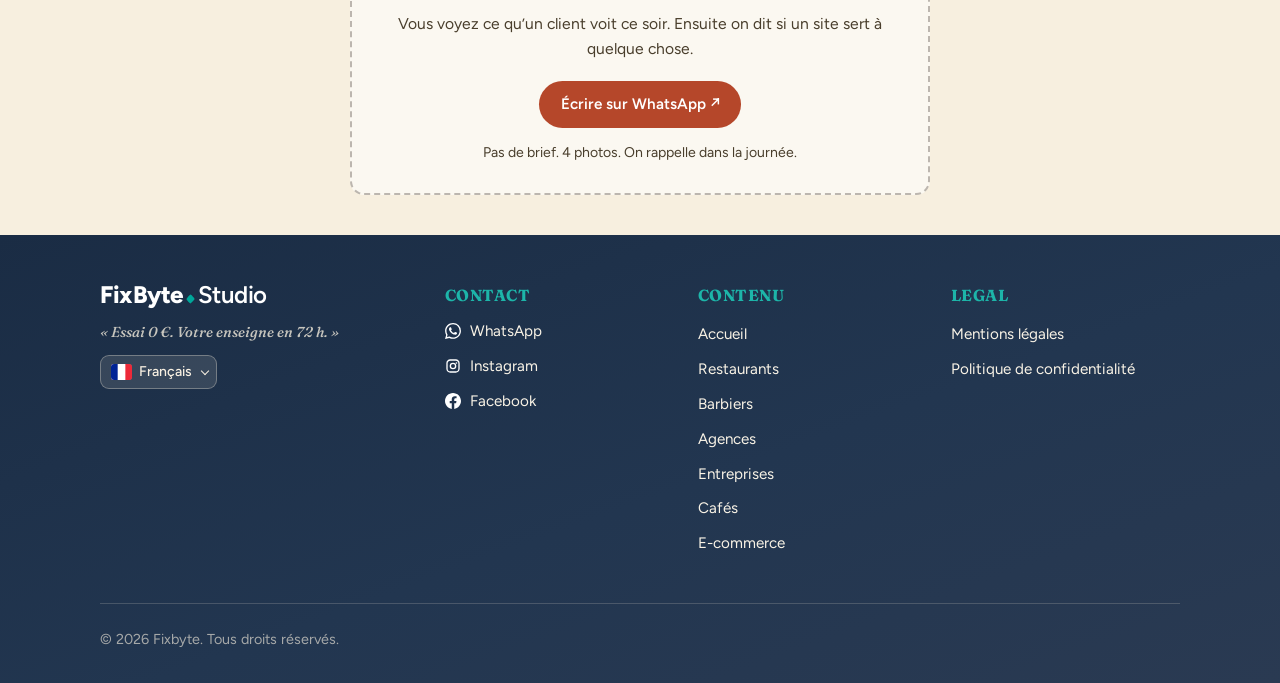
<file: barbiers.html>
<!DOCTYPE html>
<html lang="fr">
  <head>
    <meta charset="utf-8" />
    <meta name="viewport" content="width=device-width, initial-scale=1" />
    <title data-i18n="barbiers.meta.title">Designs barbiers — Fixbyte</title>
    <meta data-i18n-attr="content:barbiers.meta.description"
      name="description"
      content="Designs Fixbyte pour barbiers. Essai 0 € : votre nom sur le design. BXL, Salox, Otissons, Clipster et autres aperçus cliquables."
    />
    <link rel="canonical" href="https://studio.fixbyte.be/barbiers.html" />
    <link rel="icon" href="assets/favicon.svg" type="image/svg+xml" />
    <meta property="og:type" content="website" />
    <meta property="og:locale" content="fr_FR" />
    <meta property="og:site_name" content="Fixbyte" />
    <meta data-i18n-attr="content:barbiers.meta.title" property="og:title" content="Designs barbiers — Fixbyte" />
    <meta data-i18n-attr="content:barbiers.meta.description"
      property="og:description"
      content="Designs Fixbyte pour barbiers. Essai 0 € : votre nom sur le design. BXL, Salox, Otissons, Clipster et autres aperçus cliquables."
    />
    <meta
      property="og:url"
      content="https://studio.fixbyte.be/barbiers.html"
    />
    <meta
      property="og:image"
      content="https://studio.fixbyte.be/assets/og-image.jpg"
    />
    <meta property="og:image:width" content="1424" />
    <meta property="og:image:height" content="752" />
    <meta property="og:image:type" content="image/jpeg" />
    <meta data-i18n-attr="content:barbiers.meta.og_image_alt"
      property="og:image:alt"
      content="Fixbyte Studio — designs web pour restaurants, barbiers, agences et commerces"
    />
    <meta name="twitter:card" content="summary_large_image" />
    <meta data-i18n-attr="content:barbiers.meta.title" name="twitter:title" content="Designs barbiers — Fixbyte" />
    <meta data-i18n-attr="content:barbiers.meta.description"
      name="twitter:description"
      content="Designs Fixbyte pour barbiers. Essai 0 € : votre nom sur le design. BXL, Salox, Otissons, Clipster et autres aperçus cliquables."
    />
    <meta
      name="twitter:image"
      content="https://studio.fixbyte.be/assets/og-image.jpg"
    />
    <link rel="preconnect" href="https://fonts.googleapis.com" />
    <link rel="preconnect" href="https://fonts.gstatic.com" crossorigin />
    <link
      href="https://fonts.googleapis.com/css2?family=Figtree:ital,wght@0,400;0,500;0,600;0,700&family=Fraunces:opsz,wght@9..144,500;9..144,650&display=swap"
      rel="stylesheet"
    />
    <link rel="stylesheet" href="css/style.css" />
    <script type="application/ld+json">
      {
        "@context": "https://schema.org",
        "@graph": [
          {
            "@type": "Organization",
            "@id": "https://studio.fixbyte.be/#organization",
            "name": "Fixbyte Studio",
            "url": "https://studio.fixbyte.be/",
            "logo": "https://studio.fixbyte.be/assets/og-image.jpg",
            "contactPoint": {
              "@type": "ContactPoint",
              "contactType": "customer service",
              "telephone": "+32-493-622-901",
              "url": "https://wa.me/32493622901",
              "availableLanguage": ["French"]
            },
            "areaServed": "BE"
          },
          {
            "@type": "WebSite",
            "@id": "https://studio.fixbyte.be/#website",
            "url": "https://studio.fixbyte.be/",
            "name": "Fixbyte Studio",
            "publisher": { "@id": "https://studio.fixbyte.be/#organization" },
            "inLanguage": "fr-BE"
          }
        ]
      }
    </script>
    <script defer src="https://analytics.fixbyte.dev/script.js"
      data-website-id="cf6223a0-6f8f-4bd4-91c8-dc46402c6bd8"
      data-domains="studio.fixbyte.be"></script>
  </head>
  <body data-active-nav="barbiers" data-header-sep="12" data-copyright="Fixbyte"
      data-i18n-wa-label="Écrire sur WhatsApp"
      data-i18n-wa-tip="Écrivez-nous sur WhatsApp"
      data-i18n-grid-empty="Aucun projet pour le moment."
      data-i18n-grid-error="Impossible de charger les projets pour le moment."
      data-i18n-card-fallback="Ouvrir le design"
      data-i18n-attr="data-i18n-wa-label:ui.wa_label;data-i18n-wa-tip:ui.wa_tip;data-i18n-grid-empty:ui.grid_empty;data-i18n-grid-error:ui.grid_error;data-i18n-card-fallback:ui.card_fallback"
    >
    <div id="site-header" data-partial="header"></div>

    <main>
      <section class="hero wrap">
        <p class="hero-badge">
          <img
            src="assets/brand.svg"
            alt=""
            class="hero-badge__icon"
            width="16"
            height="16"
            aria-hidden="true"
          />
          <span data-i18n="barbiers.hero_badge.span">Chaque fauteuil compte</span>
        </p>
        <div class="hero-scene">
          <h1 data-i18n="barbiers.hero_scene.h1">Samedi 10&nbsp;h. Le fauteuil vide coûte une coupe.</h1>
          <p data-i18n="barbiers.hero_scene_action.p" class="hero-scene__action">
            Cliquez une carte : c’est ce qu’il voit. Ensuite on y met votre nom.
          </p>
        </div>
      </section>

      <section class="works wrap" aria-labelledby="works-title">
        <h2 data-i18n="barbiers.works_title.h2" id="works-title" class="visually-hidden">Projets barbiers</h2>
        <div
          id="works"
          class="card-grid"
          data-source="data/barbiers.json"
          aria-busy="true"
        ></div>
      </section>

      <section class="pitch pitch--mascot wrap" aria-labelledby="pitch-title">
        <h2 data-i18n="barbiers.pitch_title.h2" id="pitch-title" class="visually-hidden">Pourquoi ces designs</h2>
        <div class="pitch-grid pitch-grid--mascot">
          <div class="pitch-stack">
            <article class="pitch-item">
              <h3 data-i18n="barbiers.pitch_item.h3">Le salon se juge à la nuque</h3>
              <p data-i18n="barbiers.pitch_item.p">
                Style, confiance, rendez-vous — ce qu’il faut avant qu’il
                choisisse l’autre salon sur Maps.
              </p>
            </article>
            <article class="pitch-item">
              <h3 data-i18n="barbiers.pitch_item.h3_2">Cliquez, jugez sur pièce</h3>
              <p data-i18n="barbiers.pitch_item.p_2">
                Chaque aperçu ouvre le design. On n’argumente pas un goût — vous
                choisissez, on part de là.
              </p>
            </article>
          </div>
          <figure class="pitch-mascot">
            <img data-i18n-attr="alt:barbiers.pitch_mascot.img_alt"
              src="assets/bytie-barber.webp"
              alt="Bytie en barbier"
              width="717"
              height="1005"
              loading="lazy"
              decoding="async"
            />
          </figure>
        </div>
      </section>

      <section class="pricing wrap" aria-labelledby="pricing-title">
        <aside class="price-essai" aria-labelledby="essai-title">
          <p data-i18n="barbiers.price_essai_kicker.p" class="price-essai__kicker">Avant de choisir</p>
          <div class="price-essai__body">
            <h2 data-i18n="barbiers.essai_title.h2" id="essai-title">Essai · 0&nbsp;€</h2>
            <p data-i18n="barbiers.price_essai_lead.p" class="price-essai__lead">
              Votre nom sur le design que vous venez de cliquer. URL live 72&nbsp;h
              pour le montrer en salle.
            </p>
            <a data-i18n="barbiers.price_essai_cta.a" data-i18n-attr="href:barbiers.price_essai_cta.a_href"
              class="price-essai__cta"
              href="https://wa.me/32493622901?text=Bonjour%2C%20je%20voudrais%20l%27Essai%20Fixbyte%20pour%20mon%20salon.%20Nom%20%3A%20%5B%20%5D.%20Commune%20%3A%20%5B%20%5D.%20Design%20choisi%20%3A%20%5Blien%5D."
              target="_blank"
              rel="noopener noreferrer"
              >Envoyer 4 photos sur WhatsApp ↗</a
            >
          </div>
        </aside>

        <h2 data-i18n="barbiers.pricing_title.h2" id="pricing-title">Tarifs</h2>
        <p data-i18n="barbiers.pricing_intro.p" class="pricing-intro">
          Deux portes&nbsp;: <strong>L’Enseigne</strong> (une fois), ou
          <strong>On tient la porte</strong> (on la tient à jour). Prix HTVA,
          TVA 21&nbsp;% en sus.
        </p>
        <div class="price-grid price-grid--two">
          <article class="price-card">
            <h3 data-i18n="barbiers.price_card.h3">L’Enseigne</h3>
            <p data-i18n="barbiers.price_card_amount.p" class="price-card__amount">1&nbsp;990&nbsp;€ <span>HT</span></p>
            <p data-i18n="barbiers.price_card_hint.p" class="price-card__hint">
              Paiement unique · en ligne en 10 jours · le site est à vous
            </p>
            <ul class="price-card__list">
              <li data-i18n="barbiers.price_card_list.li">Le design choisi, à votre nom — 4 pages mobile</li>
              <li data-i18n="barbiers.price_card_list.li_2">Services, tarifs, bouton rendez-vous</li>
              <li data-i18n="barbiers.price_card_list.li_3">Fiche Google Business</li>
              <li data-i18n="barbiers.price_card_list.li_4">Mise en ligne + 3 mois d’hébergement</li>
            </ul>
          </article>
          <article class="price-card is-featured">
            <p data-i18n="barbiers.price_card_badge.p" class="price-card__badge">La plus choisie</p>
            <h3 data-i18n="barbiers.price_card.h3_2">On tient la porte</h3>
            <p data-i18n="barbiers.price_card_amount.p_2" class="price-card__amount">199&nbsp;€ <span>HT / mois</span></p>
            <p data-i18n="barbiers.price_card_hint.p_2" class="price-card__hint">
              12 mois · L’Enseigne incluse · puis 99&nbsp;€ HT / mois
            </p>
            <ul class="price-card__list">
              <li data-i18n="barbiers.price_card_list.li_5">L’Enseigne incluse (comme ci-contre)</li>
              <li data-i18n="barbiers.price_card_list.li_6">Photo WhatsApp → site à jour le soir</li>
              <li data-i18n="barbiers.price_card_list.li_7">4 posts Google Business / mois</li>
              <li data-i18n="barbiers.price_card_list.li_8">Rapport&nbsp;: appels, clics itinéraire, rendez-vous</li>
            </ul>
          </article>
        </div>
        <aside class="price-upsell">
          <p data-i18n="barbiers.price_upsell_kicker.p" class="price-upsell__kicker">Ensuite, si ça tourne</p>
          <div class="price-upsell__body">
            <h3 data-i18n="barbiers.price_upsell_body.h3">Le créneau vide</h3>
            <p data-i18n="barbiers.price_upsell_amount.p" class="price-upsell__amount">+&nbsp;290&nbsp;€ <span>HT / mois</span></p>
            <p data-i18n="barbiers.price_upsell_body.p">
              Après 8 semaines de On tient la porte. On vise le trou dans
              l’agenda — Maps, avis, Google Ads (budget pub en sus). Total
              489&nbsp;€ HT / mois.
            </p>
          </div>
        </aside>
        <p data-i18n="barbiers.pricing_note.p" class="pricing-note">
          Essai 0&nbsp;€ avant de choisir. Site multilingue inclus — vous
          fournissez les textes, ou on part d’une traduction que vous relisez.
        </p>
        <p data-i18n="barbiers.pricing_own.p" class="pricing-own">
          Après 12&nbsp;mois de «&nbsp;On tient la porte&nbsp;»,
          <strong>le site vous appartient.</strong>
        </p>
      </section>

      <section class="wrap cta-block-section">
        <div class="cta-block" aria-labelledby="cta-title">
          <h2 data-i18n="barbiers.cta_title.h2" id="cta-title">12 min · on ouvre votre fiche Google ensemble</h2>
          <p data-i18n="barbiers.cta_block.p">
            Vous voyez ce qu’un client voit ce soir. Ensuite on dit si un site
            sert à quelque chose.
          </p>
          <a data-i18n="barbiers.cta_block_btn.a" data-i18n-attr="href:barbiers.cta_block_btn.a_href"
            class="cta-block__btn"
            href="https://wa.me/32493622901?text=Bonjour%2C%20je%20voudrais%20les%2012%20min%20Fixbyte%20pour%20ouvrir%20ma%20fiche%20Google%20ensemble."
            target="_blank"
            rel="noopener noreferrer"
            >Écrire sur WhatsApp ↗</a
          >
          <p data-i18n="barbiers.cta_block_hint.p" class="cta-block__hint">
            Pas de brief. 4 photos. On rappelle dans la journée.
          </p>
        </div>
      </section>
    </main>

    <div id="site-footer" data-partial="footer"></div>

    <script src="js/partials.js"></script>
    <script src="js/cards.js"></script>
  </body>
</html>
</file>
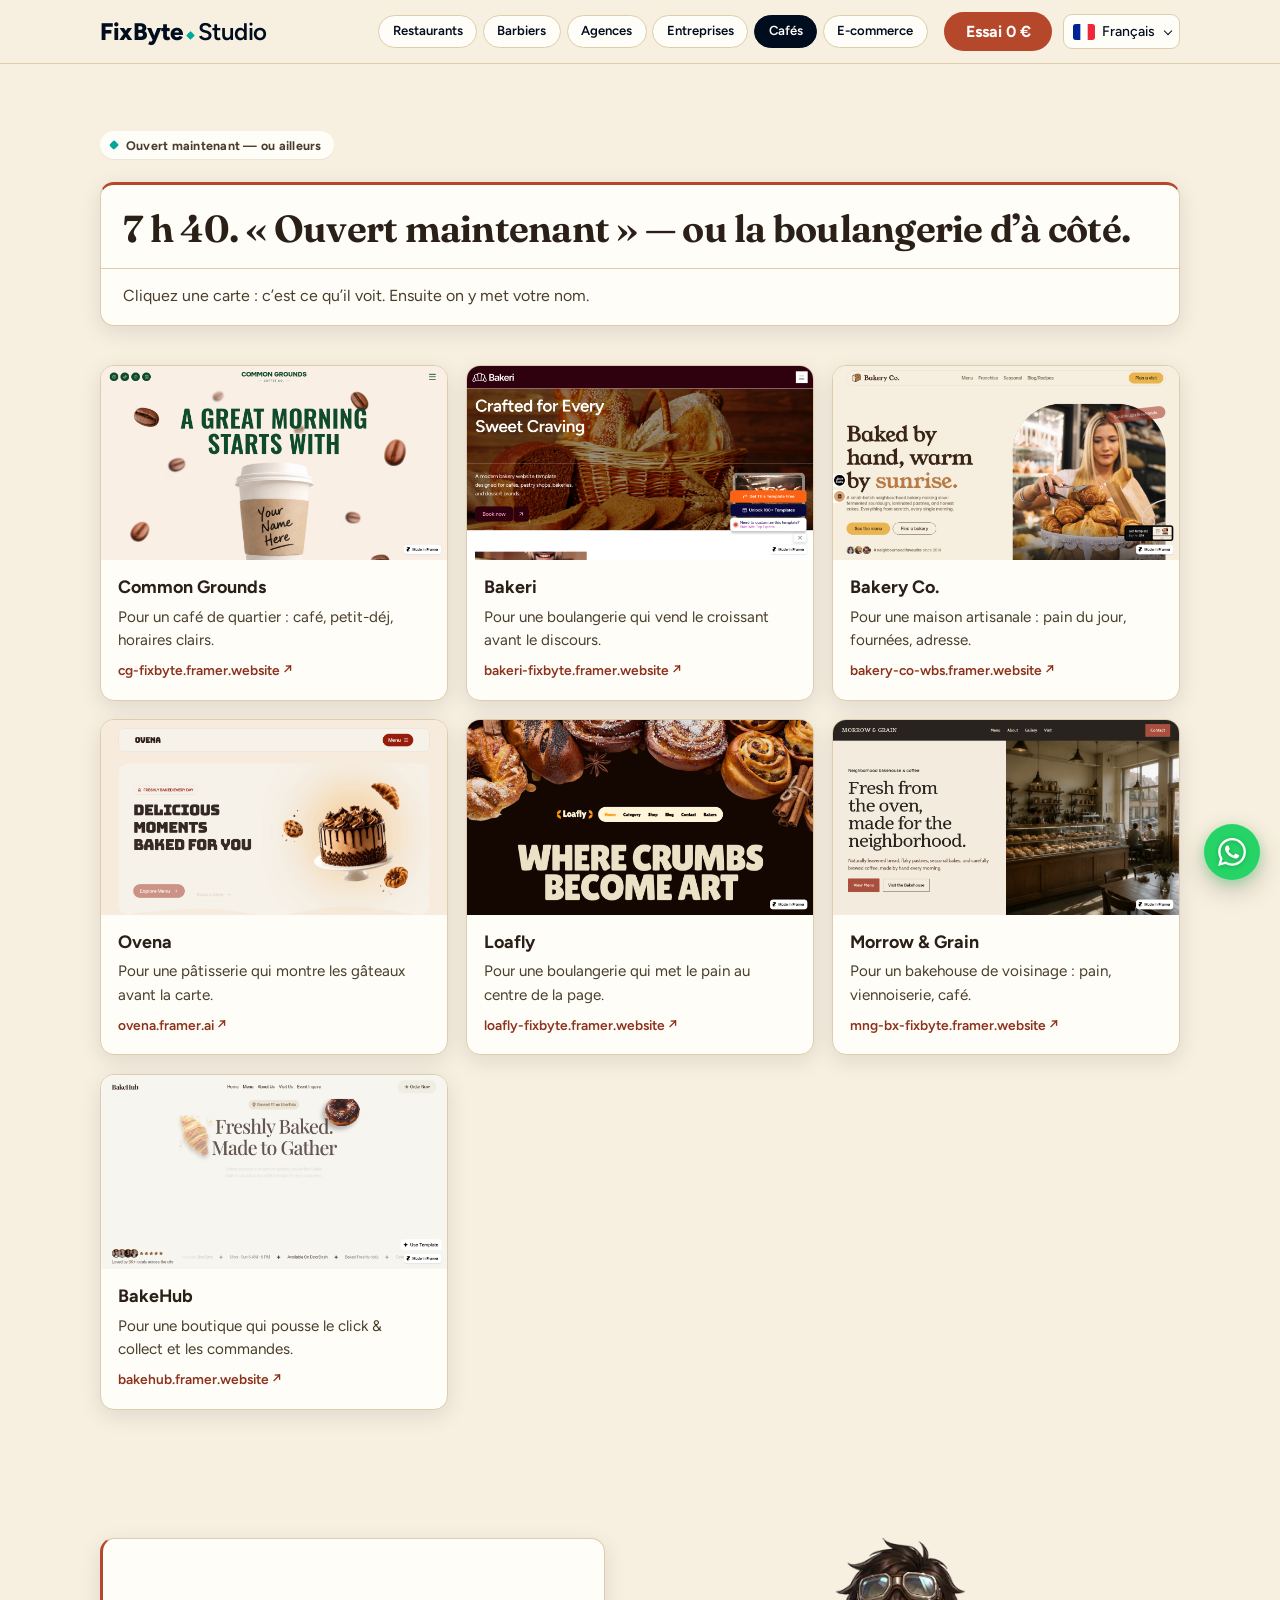
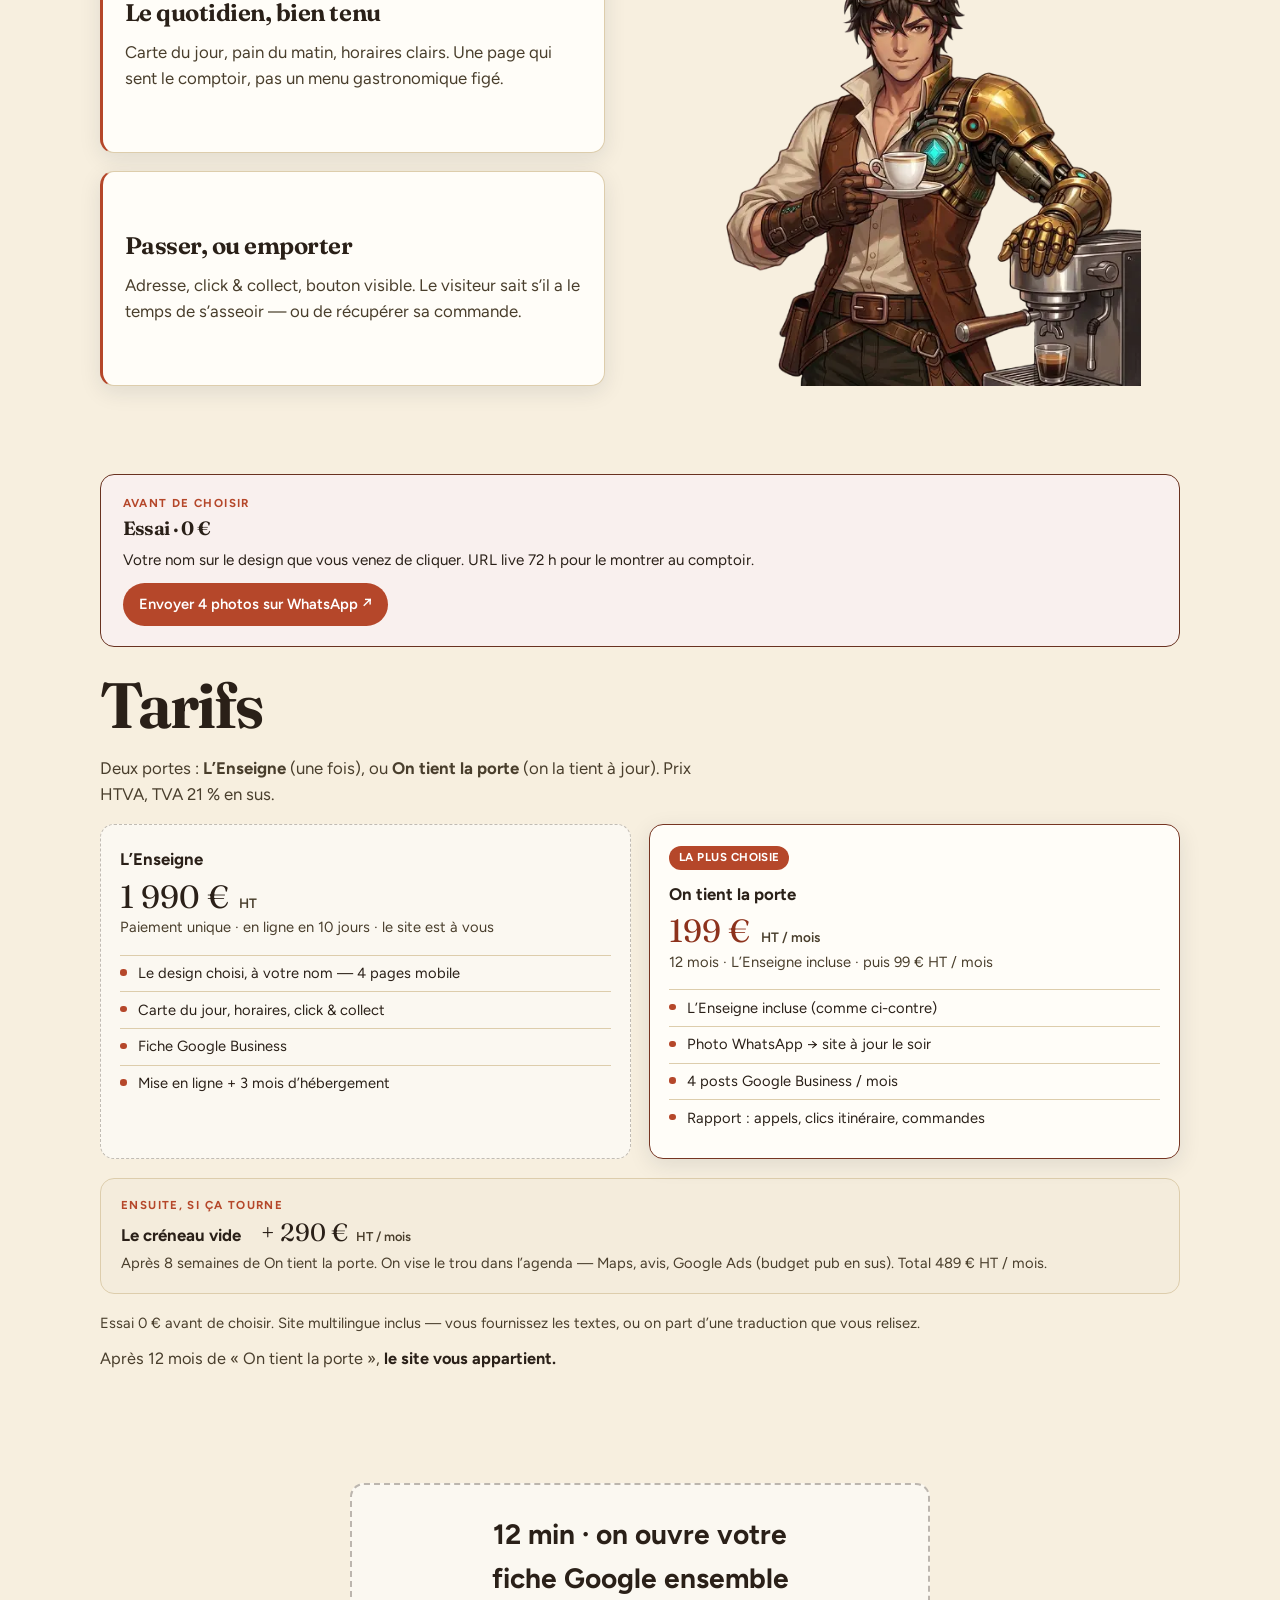
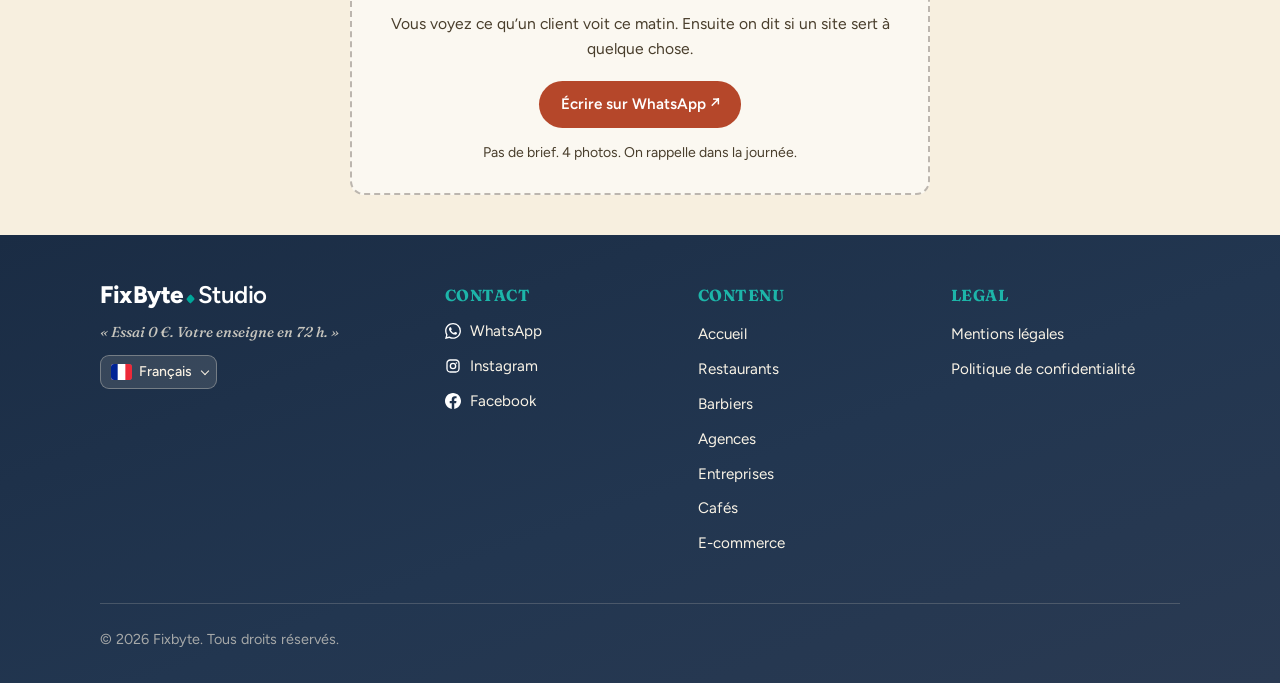
<file: cafes.html>
<!DOCTYPE html>
<html lang="fr">
  <head>
    <meta charset="utf-8" />
    <meta name="viewport" content="width=device-width, initial-scale=1" />
    <title data-i18n="cafes.meta.title">Designs cafés &amp; boulangeries — Fixbyte</title>
    <meta data-i18n-attr="content:cafes.meta.description"
      name="description"
      content="Designs Fixbyte pour cafés et boulangeries. Essai 0 € : votre nom sur le design. Carte du jour, horaires, adresse et click &amp; collect."
    />
    <link rel="canonical" href="https://studio.fixbyte.be/cafes.html" />
    <link rel="icon" href="assets/favicon.svg" type="image/svg+xml" />
    <meta property="og:type" content="website" />
    <meta property="og:locale" content="fr_FR" />
    <meta property="og:site_name" content="Fixbyte" />
    <meta data-i18n-attr="content:cafes.meta.title" property="og:title" content="Designs cafés &amp; boulangeries — Fixbyte" />
    <meta data-i18n-attr="content:cafes.meta.description"
      property="og:description"
      content="Designs Fixbyte pour cafés et boulangeries. Essai 0 € : votre nom sur le design. Carte du jour, horaires, adresse et click &amp; collect."
    />
    <meta
      property="og:url"
      content="https://studio.fixbyte.be/cafes.html"
    />
    <meta
      property="og:image"
      content="https://studio.fixbyte.be/assets/og-image.jpg"
    />
    <meta property="og:image:width" content="1424" />
    <meta property="og:image:height" content="752" />
    <meta property="og:image:type" content="image/jpeg" />
    <meta data-i18n-attr="content:cafes.meta.og_image_alt"
      property="og:image:alt"
      content="Fixbyte Studio — designs web pour restaurants, barbiers, agences et commerces"
    />
    <meta name="twitter:card" content="summary_large_image" />
    <meta data-i18n-attr="content:cafes.meta.title" name="twitter:title" content="Designs cafés &amp; boulangeries — Fixbyte" />
    <meta data-i18n-attr="content:cafes.meta.description"
      name="twitter:description"
      content="Designs Fixbyte pour cafés et boulangeries. Essai 0 € : votre nom sur le design. Carte du jour, horaires, adresse et click &amp; collect."
    />
    <meta
      name="twitter:image"
      content="https://studio.fixbyte.be/assets/og-image.jpg"
    />
    <link rel="preconnect" href="https://fonts.googleapis.com" />
    <link rel="preconnect" href="https://fonts.gstatic.com" crossorigin />
    <link
      href="https://fonts.googleapis.com/css2?family=Figtree:ital,wght@0,400;0,500;0,600;0,700&family=Fraunces:opsz,wght@9..144,500;9..144,650&display=swap"
      rel="stylesheet"
    />
    <link rel="stylesheet" href="css/style.css" />
    <script type="application/ld+json">
      {
        "@context": "https://schema.org",
        "@graph": [
          {
            "@type": "Organization",
            "@id": "https://studio.fixbyte.be/#organization",
            "name": "Fixbyte Studio",
            "url": "https://studio.fixbyte.be/",
            "logo": "https://studio.fixbyte.be/assets/og-image.jpg",
            "contactPoint": {
              "@type": "ContactPoint",
              "contactType": "customer service",
              "telephone": "+32-493-622-901",
              "url": "https://wa.me/32493622901",
              "availableLanguage": ["French"]
            },
            "areaServed": "BE"
          },
          {
            "@type": "WebSite",
            "@id": "https://studio.fixbyte.be/#website",
            "url": "https://studio.fixbyte.be/",
            "name": "Fixbyte Studio",
            "publisher": { "@id": "https://studio.fixbyte.be/#organization" },
            "inLanguage": "fr-BE"
          }
        ]
      }
    </script>
    <script defer src="https://analytics.fixbyte.dev/script.js"
      data-website-id="cf6223a0-6f8f-4bd4-91c8-dc46402c6bd8"
      data-domains="studio.fixbyte.be"></script>
  </head>
  <body data-active-nav="cafes" data-header-sep="12" data-copyright="Fixbyte"
      data-i18n-wa-label="Écrire sur WhatsApp"
      data-i18n-wa-tip="Écrivez-nous sur WhatsApp"
      data-i18n-grid-empty="Aucun projet pour le moment."
      data-i18n-grid-error="Impossible de charger les projets pour le moment."
      data-i18n-card-fallback="Ouvrir le design"
      data-i18n-attr="data-i18n-wa-label:ui.wa_label;data-i18n-wa-tip:ui.wa_tip;data-i18n-grid-empty:ui.grid_empty;data-i18n-grid-error:ui.grid_error;data-i18n-card-fallback:ui.card_fallback"
    >
    <div id="site-header" data-partial="header"></div>

    <main>
      <section class="hero wrap">
        <p class="hero-badge">
          <img
            src="assets/brand.svg"
            alt=""
            class="hero-badge__icon"
            width="16"
            height="16"
            aria-hidden="true"
          />
          <span data-i18n="cafes.hero_badge.span">Ouvert maintenant — ou ailleurs</span>
        </p>
        <div class="hero-scene">
          <h1 data-i18n="cafes.hero_scene.h1">7&nbsp;h&nbsp;40. «&nbsp;Ouvert maintenant&nbsp;» — ou la boulangerie d’à côté.</h1>
          <p data-i18n="cafes.hero_scene_action.p" class="hero-scene__action">
            Cliquez une carte : c’est ce qu’il voit. Ensuite on y met votre nom.
          </p>
        </div>
      </section>

      <section class="works wrap" aria-labelledby="works-title">
        <h2 data-i18n="cafes.works_title.h2" id="works-title" class="visually-hidden">
          Projets cafés et boulangeries
        </h2>
        <div
          id="works"
          class="card-grid"
          data-source="data/cafes.json"
          aria-busy="true"
        ></div>
      </section>

      <section class="pitch pitch--mascot wrap" aria-labelledby="pitch-title">
        <h2 data-i18n="cafes.pitch_title.h2" id="pitch-title" class="visually-hidden">Pourquoi ces designs</h2>
        <div class="pitch-grid pitch-grid--mascot">
          <div class="pitch-stack">
            <article class="pitch-item">
              <h3 data-i18n="cafes.pitch_item.h3">Le quotidien, bien tenu</h3>
              <p data-i18n="cafes.pitch_item.p">
                Carte du jour, pain du matin, horaires clairs. Une page qui sent
                le comptoir, pas un menu gastronomique figé.
              </p>
            </article>
            <article class="pitch-item">
              <h3 data-i18n="cafes.pitch_item.h3_2">Passer, ou emporter</h3>
              <p data-i18n="cafes.pitch_item.p_2">
                Adresse, click &amp; collect, bouton visible. Le visiteur sait
                s’il a le temps de s’asseoir — ou de récupérer sa commande.
              </p>
            </article>
          </div>
          <figure class="pitch-mascot">
            <img data-i18n-attr="alt:cafes.pitch_mascot.img_alt"
              src="assets/bytie-cofee.webp"
              alt="Bytie au café"
              width="481"
              height="481"
              loading="lazy"
              decoding="async"
            />
          </figure>
        </div>
      </section>

      <section class="pricing wrap" aria-labelledby="pricing-title">
        <aside class="price-essai" aria-labelledby="essai-title">
          <p data-i18n="cafes.price_essai_kicker.p" class="price-essai__kicker">Avant de choisir</p>
          <div class="price-essai__body">
            <h2 data-i18n="cafes.essai_title.h2" id="essai-title">Essai · 0&nbsp;€</h2>
            <p data-i18n="cafes.price_essai_lead.p" class="price-essai__lead">
              Votre nom sur le design que vous venez de cliquer. URL live 72&nbsp;h
              pour le montrer au comptoir.
            </p>
            <a data-i18n="cafes.price_essai_cta.a" data-i18n-attr="href:cafes.price_essai_cta.a_href"
              class="price-essai__cta"
              href="https://wa.me/32493622901?text=Bonjour%2C%20je%20voudrais%20l%27Essai%20Fixbyte%20pour%20mon%20caf%C3%A9%20%2F%20boulangerie.%20Nom%20%3A%20%5B%20%5D.%20Commune%20%3A%20%5B%20%5D.%20Design%20choisi%20%3A%20%5Blien%5D."
              target="_blank"
              rel="noopener noreferrer"
              >Envoyer 4 photos sur WhatsApp ↗</a
            >
          </div>
        </aside>

        <h2 data-i18n="cafes.pricing_title.h2" id="pricing-title">Tarifs</h2>
        <p data-i18n="cafes.pricing_intro.p" class="pricing-intro">
          Deux portes&nbsp;: <strong>L’Enseigne</strong> (une fois), ou
          <strong>On tient la porte</strong> (on la tient à jour). Prix HTVA,
          TVA 21&nbsp;% en sus.
        </p>
        <div class="price-grid price-grid--two">
          <article class="price-card">
            <h3 data-i18n="cafes.price_card.h3">L’Enseigne</h3>
            <p data-i18n="cafes.price_card_amount.p" class="price-card__amount">1&nbsp;990&nbsp;€ <span>HT</span></p>
            <p data-i18n="cafes.price_card_hint.p" class="price-card__hint">
              Paiement unique · en ligne en 10 jours · le site est à vous
            </p>
            <ul class="price-card__list">
              <li data-i18n="cafes.price_card_list.li">Le design choisi, à votre nom — 4 pages mobile</li>
              <li data-i18n="cafes.price_card_list.li_2">Carte du jour, horaires, click &amp; collect</li>
              <li data-i18n="cafes.price_card_list.li_3">Fiche Google Business</li>
              <li data-i18n="cafes.price_card_list.li_4">Mise en ligne + 3 mois d’hébergement</li>
            </ul>
          </article>
          <article class="price-card is-featured">
            <p data-i18n="cafes.price_card_badge.p" class="price-card__badge">La plus choisie</p>
            <h3 data-i18n="cafes.price_card.h3_2">On tient la porte</h3>
            <p data-i18n="cafes.price_card_amount.p_2" class="price-card__amount">199&nbsp;€ <span>HT / mois</span></p>
            <p data-i18n="cafes.price_card_hint.p_2" class="price-card__hint">
              12 mois · L’Enseigne incluse · puis 99&nbsp;€ HT / mois
            </p>
            <ul class="price-card__list">
              <li data-i18n="cafes.price_card_list.li_5">L’Enseigne incluse (comme ci-contre)</li>
              <li data-i18n="cafes.price_card_list.li_6">Photo WhatsApp → site à jour le soir</li>
              <li data-i18n="cafes.price_card_list.li_7">4 posts Google Business / mois</li>
              <li data-i18n="cafes.price_card_list.li_8">Rapport&nbsp;: appels, clics itinéraire, commandes</li>
            </ul>
          </article>
        </div>
        <aside class="price-upsell">
          <p data-i18n="cafes.price_upsell_kicker.p" class="price-upsell__kicker">Ensuite, si ça tourne</p>
          <div class="price-upsell__body">
            <h3 data-i18n="cafes.price_upsell_body.h3">Le créneau vide</h3>
            <p data-i18n="cafes.price_upsell_amount.p" class="price-upsell__amount">+&nbsp;290&nbsp;€ <span>HT / mois</span></p>
            <p data-i18n="cafes.price_upsell_body.p">
              Après 8 semaines de On tient la porte. On vise le trou dans
              l’agenda — Maps, avis, Google Ads (budget pub en sus). Total
              489&nbsp;€ HT / mois.
            </p>
          </div>
        </aside>
        <p data-i18n="cafes.pricing_note.p" class="pricing-note">
          Essai 0&nbsp;€ avant de choisir. Site multilingue inclus — vous
          fournissez les textes, ou on part d’une traduction que vous relisez.
        </p>
        <p data-i18n="cafes.pricing_own.p" class="pricing-own">
          Après 12&nbsp;mois de «&nbsp;On tient la porte&nbsp;»,
          <strong>le site vous appartient.</strong>
        </p>
      </section>

      <section class="wrap cta-block-section">
        <div class="cta-block" aria-labelledby="cta-title">
          <h2 data-i18n="cafes.cta_title.h2" id="cta-title">12 min · on ouvre votre fiche Google ensemble</h2>
          <p data-i18n="cafes.cta_block.p">
            Vous voyez ce qu’un client voit ce matin. Ensuite on dit si un site
            sert à quelque chose.
          </p>
          <a data-i18n="cafes.cta_block_btn.a" data-i18n-attr="href:cafes.cta_block_btn.a_href"
            class="cta-block__btn"
            href="https://wa.me/32493622901?text=Bonjour%2C%20je%20voudrais%20les%2012%20min%20Fixbyte%20pour%20ouvrir%20ma%20fiche%20Google%20ensemble."
            target="_blank"
            rel="noopener noreferrer"
            >Écrire sur WhatsApp ↗</a
          >
          <p data-i18n="cafes.cta_block_hint.p" class="cta-block__hint">
            Pas de brief. 4 photos. On rappelle dans la journée.
          </p>
        </div>
      </section>
    </main>

    <div id="site-footer" data-partial="footer"></div>

    <script src="js/partials.js"></script>
    <script src="js/cards.js"></script>
  </body>
</html>
</file>
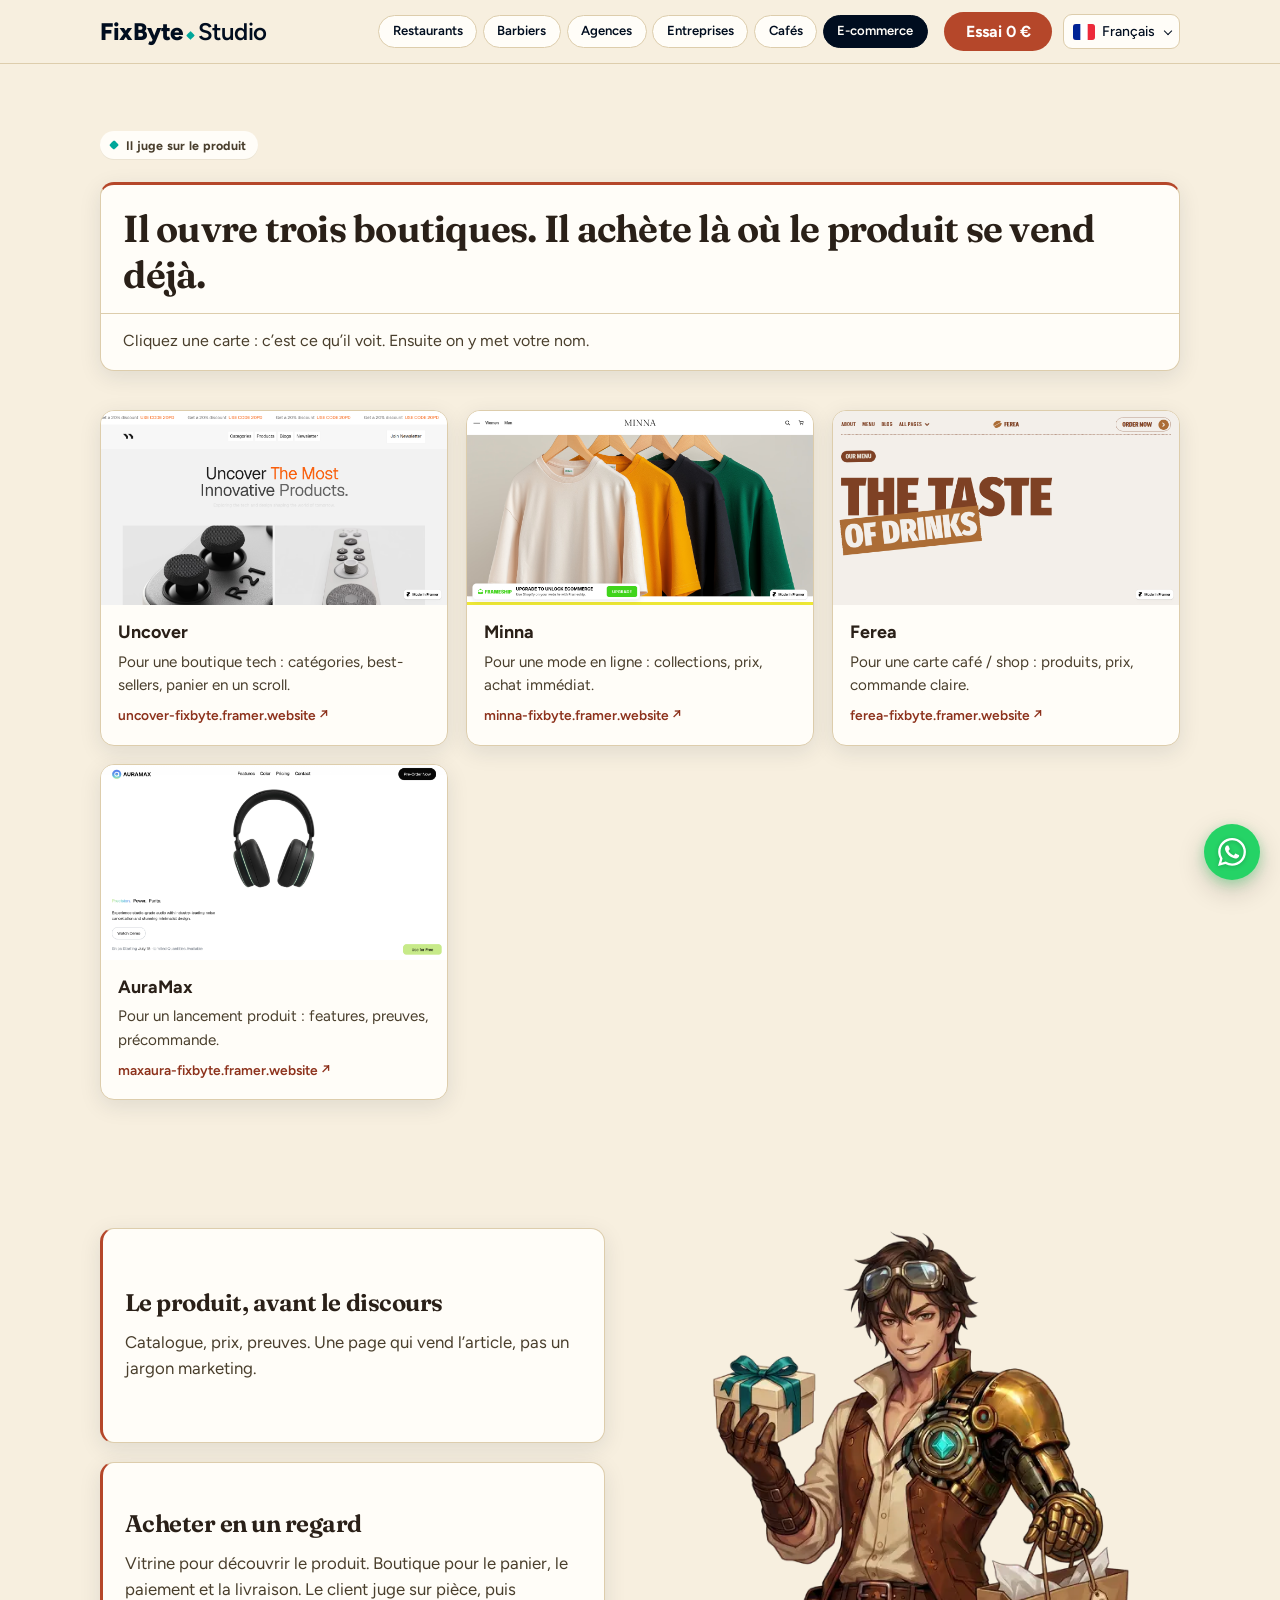
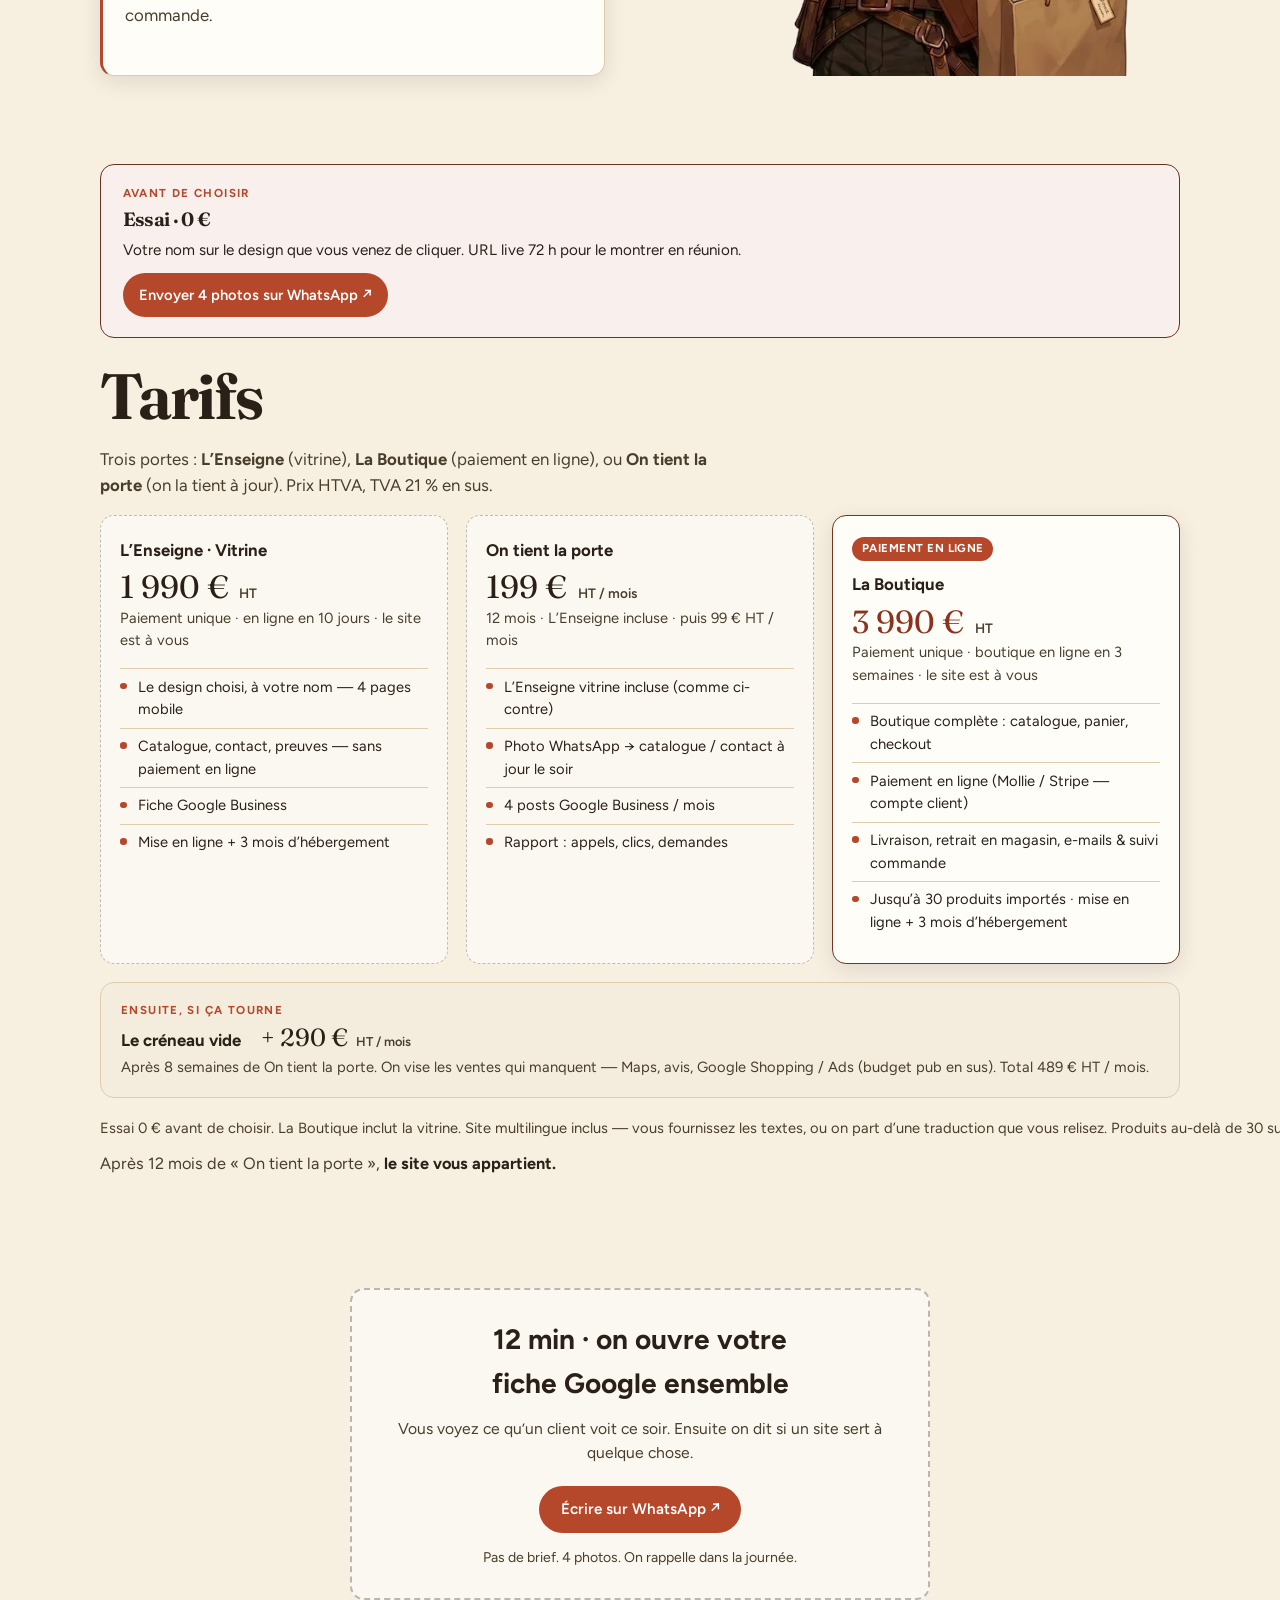
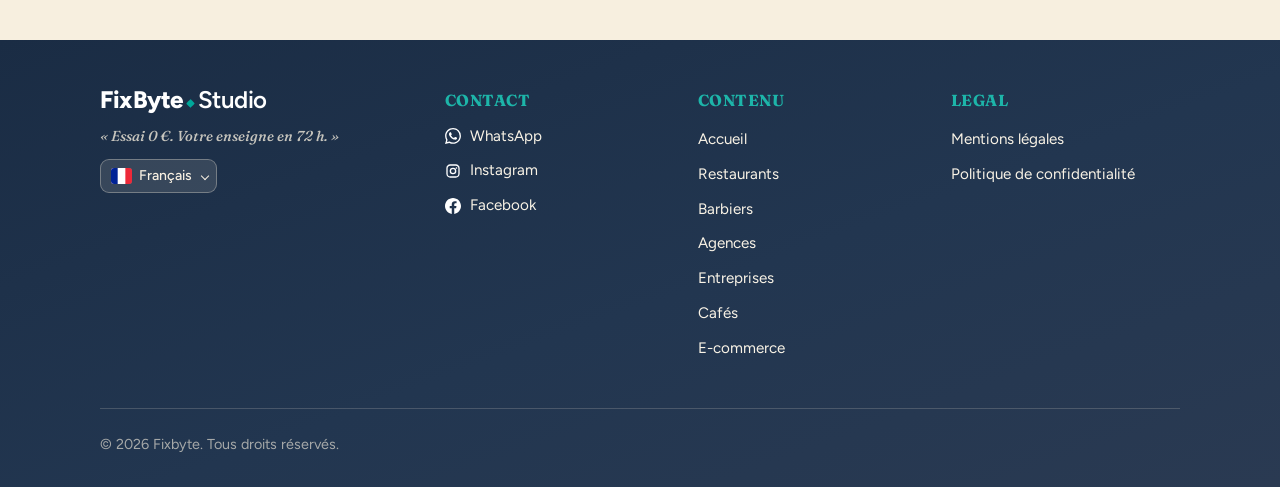
<file: ecommerce.html>
<!DOCTYPE html>
<html lang="fr">
  <head>
    <meta charset="utf-8" />
    <meta name="viewport" content="width=device-width, initial-scale=1" />
    <title data-i18n="ecommerce.meta.title">Designs e-commerce — Fixbyte</title>
    <meta data-i18n-attr="content:ecommerce.meta.description"
      name="description"
      content="Designs Fixbyte pour boutiques en ligne et lancements produit. Essai 0 € : votre nom sur le design. Catalogue, panier et conversion."
    />
    <link rel="canonical" href="https://studio.fixbyte.be/ecommerce.html" />
    <link rel="icon" href="assets/favicon.svg" type="image/svg+xml" />
    <meta property="og:type" content="website" />
    <meta property="og:locale" content="fr_FR" />
    <meta property="og:site_name" content="Fixbyte" />
    <meta data-i18n-attr="content:ecommerce.meta.title" property="og:title" content="Designs e-commerce — Fixbyte" />
    <meta data-i18n-attr="content:ecommerce.meta.description"
      property="og:description"
      content="Designs Fixbyte pour boutiques en ligne et lancements produit. Essai 0 € : votre nom sur le design. Catalogue, panier et conversion."
    />
    <meta
      property="og:url"
      content="https://studio.fixbyte.be/ecommerce.html"
    />
    <meta
      property="og:image"
      content="https://studio.fixbyte.be/assets/og-image.jpg"
    />
    <meta property="og:image:width" content="1424" />
    <meta property="og:image:height" content="752" />
    <meta property="og:image:type" content="image/jpeg" />
    <meta data-i18n-attr="content:ecommerce.meta.og_image_alt"
      property="og:image:alt"
      content="Fixbyte Studio — designs web pour restaurants, barbiers, agences et commerces"
    />
    <meta name="twitter:card" content="summary_large_image" />
    <meta data-i18n-attr="content:ecommerce.meta.title" name="twitter:title" content="Designs e-commerce — Fixbyte" />
    <meta data-i18n-attr="content:ecommerce.meta.description"
      name="twitter:description"
      content="Designs Fixbyte pour boutiques en ligne et lancements produit. Essai 0 € : votre nom sur le design. Catalogue, panier et conversion."
    />
    <meta
      name="twitter:image"
      content="https://studio.fixbyte.be/assets/og-image.jpg"
    />
    <link rel="preconnect" href="https://fonts.googleapis.com" />
    <link rel="preconnect" href="https://fonts.gstatic.com" crossorigin />
    <link
      href="https://fonts.googleapis.com/css2?family=Figtree:ital,wght@0,400;0,500;0,600;0,700&family=Fraunces:opsz,wght@9..144,500;9..144,650&display=swap"
      rel="stylesheet"
    />
    <link rel="stylesheet" href="css/style.css" />
    <script type="application/ld+json">
      {
        "@context": "https://schema.org",
        "@graph": [
          {
            "@type": "Organization",
            "@id": "https://studio.fixbyte.be/#organization",
            "name": "Fixbyte Studio",
            "url": "https://studio.fixbyte.be/",
            "logo": "https://studio.fixbyte.be/assets/og-image.jpg",
            "contactPoint": {
              "@type": "ContactPoint",
              "contactType": "customer service",
              "telephone": "+32-493-622-901",
              "url": "https://wa.me/32493622901",
              "availableLanguage": ["French"]
            },
            "areaServed": "BE"
          },
          {
            "@type": "WebSite",
            "@id": "https://studio.fixbyte.be/#website",
            "url": "https://studio.fixbyte.be/",
            "name": "Fixbyte Studio",
            "publisher": { "@id": "https://studio.fixbyte.be/#organization" },
            "inLanguage": "fr-BE"
          }
        ]
      }
    </script>
    <script defer src="https://analytics.fixbyte.dev/script.js"
      data-website-id="cf6223a0-6f8f-4bd4-91c8-dc46402c6bd8"
      data-domains="studio.fixbyte.be"></script>
  </head>
  <body data-active-nav="ecommerce" data-header-sep="12" data-copyright="Fixbyte"
      data-i18n-wa-label="Écrire sur WhatsApp"
      data-i18n-wa-tip="Écrivez-nous sur WhatsApp"
      data-i18n-grid-empty="Aucun projet pour le moment."
      data-i18n-grid-error="Impossible de charger les projets pour le moment."
      data-i18n-card-fallback="Ouvrir le design"
      data-i18n-attr="data-i18n-wa-label:ui.wa_label;data-i18n-wa-tip:ui.wa_tip;data-i18n-grid-empty:ui.grid_empty;data-i18n-grid-error:ui.grid_error;data-i18n-card-fallback:ui.card_fallback"
    >
    <div id="site-header" data-partial="header"></div>

    <main>
      <section class="hero wrap">
        <p class="hero-badge">
          <img
            src="assets/brand.svg"
            alt=""
            class="hero-badge__icon"
            width="16"
            height="16"
            aria-hidden="true"
          />
          <span data-i18n="ecommerce.hero_badge.span">Il juge sur le produit</span>
        </p>
        <div class="hero-scene">
          <h1 data-i18n="ecommerce.hero_scene.h1">Il ouvre trois boutiques. Il achète là où le produit se vend déjà.</h1>
          <p data-i18n="ecommerce.hero_scene_action.p" class="hero-scene__action">
            Cliquez une carte : c’est ce qu’il voit. Ensuite on y met votre nom.
          </p>
        </div>
      </section>

      <section class="works wrap" aria-labelledby="works-title">
        <h2 data-i18n="ecommerce.works_title.h2" id="works-title" class="visually-hidden">Projets e-commerce</h2>
        <div
          id="works"
          class="card-grid"
          data-source="data/ecommerce.json"
          aria-busy="true"
        ></div>
      </section>

      <section class="pitch pitch--mascot wrap" aria-labelledby="pitch-title">
        <h2 data-i18n="ecommerce.pitch_title.h2" id="pitch-title" class="visually-hidden">Pourquoi ces designs</h2>
        <div class="pitch-grid pitch-grid--mascot">
          <div class="pitch-stack">
            <article class="pitch-item">
              <h3 data-i18n="ecommerce.pitch_item.h3">Le produit, avant le discours</h3>
              <p data-i18n="ecommerce.pitch_item.p">
                Catalogue, prix, preuves. Une page qui vend l’article, pas un
                jargon marketing.
              </p>
            </article>
            <article class="pitch-item">
              <h3 data-i18n="ecommerce.pitch_item.h3_2">Acheter en un regard</h3>
              <p data-i18n="ecommerce.pitch_item.p_2">
                Vitrine pour découvrir le produit. Boutique pour le panier,
                le paiement et la livraison. Le client juge sur pièce, puis
                commande.
              </p>
            </article>
          </div>
          <figure class="pitch-mascot">
            <img data-i18n-attr="alt:ecommerce.pitch_mascot.img_alt"
              src="assets/bytie-shopping.webp"
              alt="Bytie avec des sacs de shopping"
              width="554"
              height="554"
              loading="lazy"
              decoding="async"
            />
          </figure>
        </div>
      </section>

      <section class="pricing wrap" aria-labelledby="pricing-title">
        <aside class="price-essai" aria-labelledby="essai-title">
          <p data-i18n="ecommerce.price_essai_kicker.p" class="price-essai__kicker">Avant de choisir</p>
          <div class="price-essai__body">
            <h2 data-i18n="ecommerce.essai_title.h2" id="essai-title">Essai · 0&nbsp;€</h2>
            <p data-i18n="ecommerce.price_essai_lead.p" class="price-essai__lead">
              Votre nom sur le design que vous venez de cliquer. URL live 72&nbsp;h
              pour le montrer en réunion.
            </p>
            <a data-i18n="ecommerce.price_essai_cta.a" data-i18n-attr="href:ecommerce.price_essai_cta.a_href"
              class="price-essai__cta"
              href="https://wa.me/32493622901?text=Bonjour%2C%20je%20voudrais%20l%27Essai%20Fixbyte%20pour%20mon%20e-commerce.%20Nom%20%3A%20%5B%20%5D.%20Commune%20%3A%20%5B%20%5D.%20Design%20choisi%20%3A%20%5Blien%5D."
              target="_blank"
              rel="noopener noreferrer"
              >Envoyer 4 photos sur WhatsApp ↗</a
            >
          </div>
        </aside>

        <h2 data-i18n="ecommerce.pricing_title.h2" id="pricing-title">Tarifs</h2>
        <p data-i18n="ecommerce.pricing_intro.p" class="pricing-intro">
          Trois portes&nbsp;: <strong>L’Enseigne</strong> (vitrine),
          <strong>La Boutique</strong> (paiement en ligne), ou
          <strong>On tient la porte</strong> (on la tient à jour). Prix HTVA,
          TVA 21&nbsp;% en sus.
        </p>
        <div class="price-grid">
          <article class="price-card">
            <h3 data-i18n="ecommerce.price_card.h3">L’Enseigne · Vitrine</h3>
            <p data-i18n="ecommerce.price_card_amount.p" class="price-card__amount">1&nbsp;990&nbsp;€ <span>HT</span></p>
            <p data-i18n="ecommerce.price_card_hint.p" class="price-card__hint">
              Paiement unique · en ligne en 10 jours · le site est à vous
            </p>
            <ul class="price-card__list">
              <li data-i18n="ecommerce.price_card_list.li">Le design choisi, à votre nom — 4 pages mobile</li>
              <li data-i18n="ecommerce.price_card_list.li_2">Catalogue, contact, preuves — sans paiement en ligne</li>
              <li data-i18n="ecommerce.price_card_list.li_3">Fiche Google Business</li>
              <li data-i18n="ecommerce.price_card_list.li_4">Mise en ligne + 3 mois d’hébergement</li>
            </ul>
          </article>
          <article class="price-card">
            <h3 data-i18n="ecommerce.price_card.h3_2">On tient la porte</h3>
            <p data-i18n="ecommerce.price_card_amount.p_2" class="price-card__amount">199&nbsp;€ <span>HT / mois</span></p>
            <p data-i18n="ecommerce.price_card_hint.p_2" class="price-card__hint">
              12 mois · L’Enseigne incluse · puis 99&nbsp;€ HT / mois
            </p>
            <ul class="price-card__list">
              <li data-i18n="ecommerce.price_card_list.li_5">L’Enseigne vitrine incluse (comme ci-contre)</li>
              <li data-i18n="ecommerce.price_card_list.li_6">Photo WhatsApp → catalogue / contact à jour le soir</li>
              <li data-i18n="ecommerce.price_card_list.li_7">4 posts Google Business / mois</li>
              <li data-i18n="ecommerce.price_card_list.li_8">Rapport&nbsp;: appels, clics, demandes</li>
            </ul>
          </article>
          <article class="price-card is-featured">
            <p data-i18n="ecommerce.price_card_badge.p" class="price-card__badge">Paiement en ligne</p>
            <h3 data-i18n="ecommerce.price_card.h3_3">La Boutique</h3>
            <p data-i18n="ecommerce.price_card_amount.p_3" class="price-card__amount">3&nbsp;990&nbsp;€ <span>HT</span></p>
            <p data-i18n="ecommerce.price_card_hint.p_3" class="price-card__hint">
              Paiement unique · boutique en ligne en 3 semaines · le site est à vous
            </p>
            <ul class="price-card__list">
              <li data-i18n="ecommerce.price_card_list.li_9">Boutique complète&nbsp;: catalogue, panier, checkout</li>
              <li data-i18n="ecommerce.price_card_list.li_10">Paiement en ligne (Mollie / Stripe — compte client)</li>
              <li data-i18n="ecommerce.price_card_list.li_11">Livraison, retrait en magasin, e-mails &amp; suivi commande</li>
              <li data-i18n="ecommerce.price_card_list.li_12">Jusqu’à 30 produits importés · mise en ligne + 3 mois d’hébergement</li>
            </ul>
          </article>
        </div>
        <aside class="price-upsell">
          <p data-i18n="ecommerce.price_upsell_kicker.p" class="price-upsell__kicker">Ensuite, si ça tourne</p>
          <div class="price-upsell__body">
            <h3 data-i18n="ecommerce.price_upsell_body.h3">Le créneau vide</h3>
            <p data-i18n="ecommerce.price_upsell_amount.p" class="price-upsell__amount">+&nbsp;290&nbsp;€ <span>HT / mois</span></p>
            <p data-i18n="ecommerce.price_upsell_body.p">
              Après 8 semaines de On tient la porte. On vise les ventes qui
              manquent — Maps, avis, Google Shopping / Ads (budget pub en sus).
              Total 489&nbsp;€ HT / mois.
            </p>
          </div>
        </aside>
        <p data-i18n="ecommerce.pricing_note.p" class="pricing-note">
          Essai 0&nbsp;€ avant de choisir. La Boutique inclut la vitrine. Site
          multilingue inclus — vous fournissez les textes, ou on part d’une
          traduction que vous relisez. Produits au-delà de 30 sur devis.
          Abonnement plateforme (ex. Shopify) et frais de paiement en sus.
        </p>
        <p data-i18n="ecommerce.pricing_own.p" class="pricing-own">
          Après 12&nbsp;mois de «&nbsp;On tient la porte&nbsp;»,
          <strong>le site vous appartient.</strong>
        </p>
      </section>

      <section class="wrap cta-block-section">
        <div class="cta-block" aria-labelledby="cta-title">
          <h2 data-i18n="ecommerce.cta_title.h2" id="cta-title">12 min · on ouvre votre fiche Google ensemble</h2>
          <p data-i18n="ecommerce.cta_block.p">
            Vous voyez ce qu’un client voit ce soir. Ensuite on dit si un site
            sert à quelque chose.
          </p>
          <a data-i18n="ecommerce.cta_block_btn.a" data-i18n-attr="href:ecommerce.cta_block_btn.a_href"
            class="cta-block__btn"
            href="https://wa.me/32493622901?text=Bonjour%2C%20je%20voudrais%20les%2012%20min%20Fixbyte%20pour%20ouvrir%20ma%20fiche%20Google%20ensemble."
            target="_blank"
            rel="noopener noreferrer"
            >Écrire sur WhatsApp ↗</a
          >
          <p data-i18n="ecommerce.cta_block_hint.p" class="cta-block__hint">
            Pas de brief. 4 photos. On rappelle dans la journée.
          </p>
        </div>
      </section>
    </main>

    <div id="site-footer" data-partial="footer"></div>

    <script src="js/partials.js"></script>
    <script src="js/cards.js"></script>
  </body>
</html>
</file>
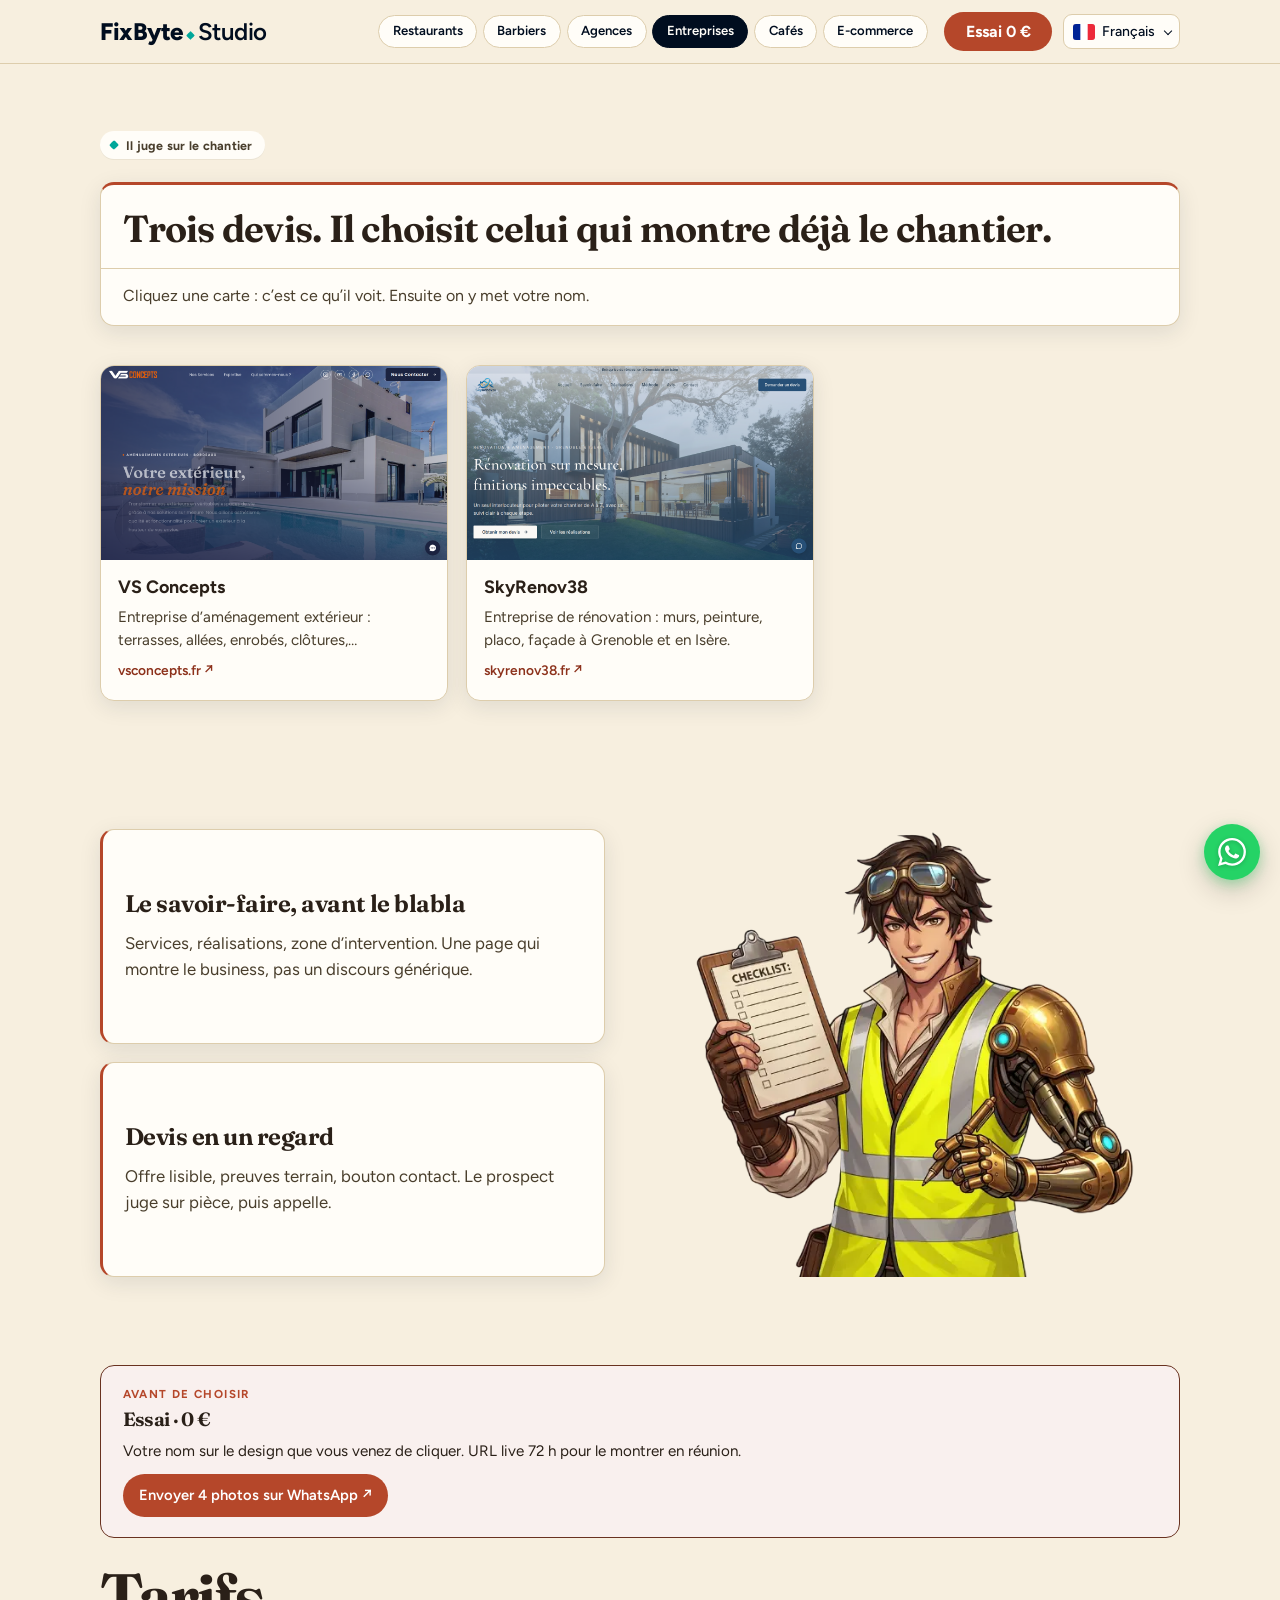
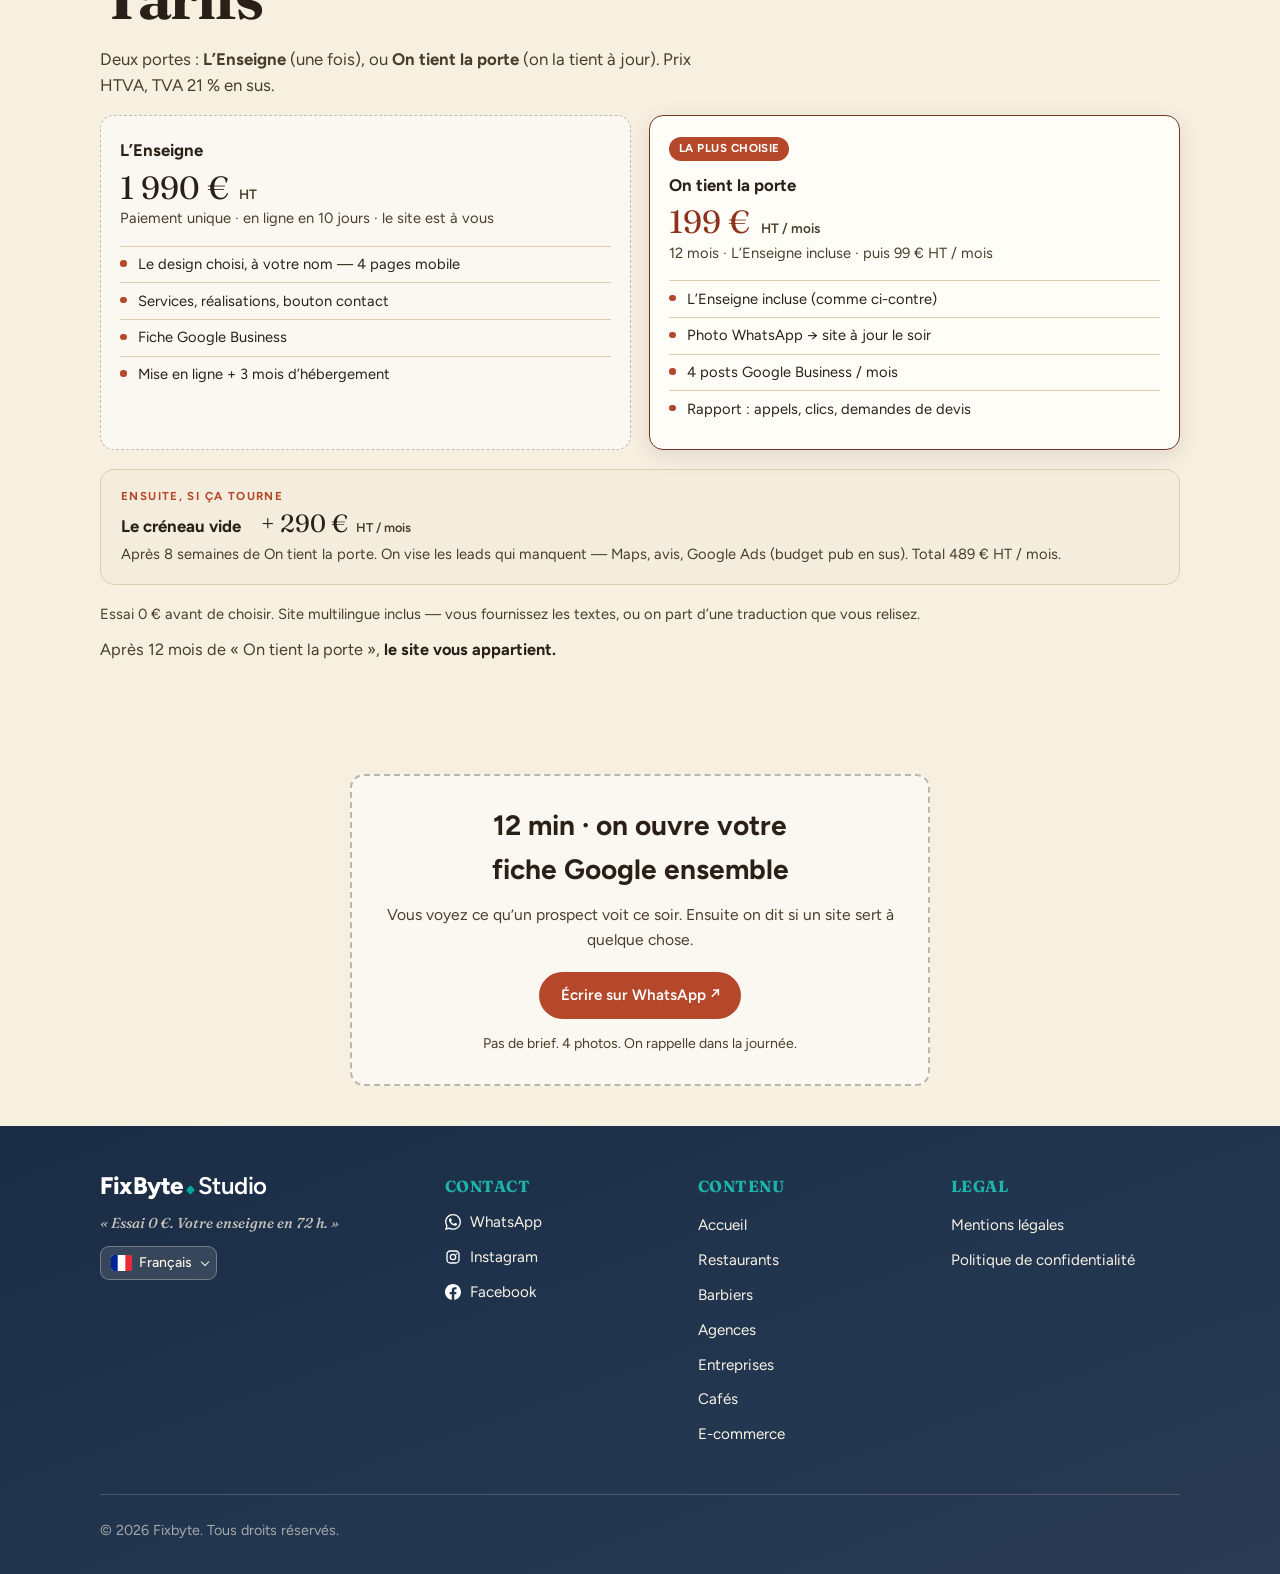
<file: entreprises.html>
<!DOCTYPE html>
<html lang="fr">
  <head>
    <meta charset="utf-8" />
    <meta name="viewport" content="width=device-width, initial-scale=1" />
    <title data-i18n="entreprises.meta.title">Designs entreprises — Fixbyte</title>
    <meta data-i18n-attr="content:entreprises.meta.description"
      name="description"
      content="Designs Fixbyte pour entreprises de travaux et rénovation. Essai 0 € : votre nom sur le design. Savoir-faire, réalisations et devis."
    />
    <link rel="canonical" href="https://studio.fixbyte.be/entreprises.html" />
    <link rel="icon" href="assets/favicon.svg" type="image/svg+xml" />
    <meta property="og:type" content="website" />
    <meta property="og:locale" content="fr_FR" />
    <meta property="og:site_name" content="Fixbyte" />
    <meta data-i18n-attr="content:entreprises.meta.title" property="og:title" content="Designs entreprises — Fixbyte" />
    <meta data-i18n-attr="content:entreprises.meta.description"
      property="og:description"
      content="Designs Fixbyte pour entreprises de travaux et rénovation. Essai 0 € : votre nom sur le design. Savoir-faire, réalisations et devis."
    />
    <meta
      property="og:url"
      content="https://studio.fixbyte.be/entreprises.html"
    />
    <meta
      property="og:image"
      content="https://studio.fixbyte.be/assets/og-image.jpg"
    />
    <meta property="og:image:width" content="1424" />
    <meta property="og:image:height" content="752" />
    <meta property="og:image:type" content="image/jpeg" />
    <meta data-i18n-attr="content:entreprises.meta.og_image_alt"
      property="og:image:alt"
      content="Fixbyte Studio — designs web pour restaurants, barbiers, agences et commerces"
    />
    <meta name="twitter:card" content="summary_large_image" />
    <meta data-i18n-attr="content:entreprises.meta.title" name="twitter:title" content="Designs entreprises — Fixbyte" />
    <meta data-i18n-attr="content:entreprises.meta.description"
      name="twitter:description"
      content="Designs Fixbyte pour entreprises de travaux et rénovation. Essai 0 € : votre nom sur le design. Savoir-faire, réalisations et devis."
    />
    <meta
      name="twitter:image"
      content="https://studio.fixbyte.be/assets/og-image.jpg"
    />
    <link rel="preconnect" href="https://fonts.googleapis.com" />
    <link rel="preconnect" href="https://fonts.gstatic.com" crossorigin />
    <link
      href="https://fonts.googleapis.com/css2?family=Figtree:ital,wght@0,400;0,500;0,600;0,700&family=Fraunces:opsz,wght@9..144,500;9..144,650&display=swap"
      rel="stylesheet"
    />
    <link rel="stylesheet" href="css/style.css" />
    <script type="application/ld+json">
      {
        "@context": "https://schema.org",
        "@graph": [
          {
            "@type": "Organization",
            "@id": "https://studio.fixbyte.be/#organization",
            "name": "Fixbyte Studio",
            "url": "https://studio.fixbyte.be/",
            "logo": "https://studio.fixbyte.be/assets/og-image.jpg",
            "contactPoint": {
              "@type": "ContactPoint",
              "contactType": "customer service",
              "telephone": "+32-493-622-901",
              "url": "https://wa.me/32493622901",
              "availableLanguage": ["French"]
            },
            "areaServed": "BE"
          },
          {
            "@type": "WebSite",
            "@id": "https://studio.fixbyte.be/#website",
            "url": "https://studio.fixbyte.be/",
            "name": "Fixbyte Studio",
            "publisher": { "@id": "https://studio.fixbyte.be/#organization" },
            "inLanguage": "fr-BE"
          }
        ]
      }
    </script>
    <script defer src="https://analytics.fixbyte.dev/script.js"
      data-website-id="cf6223a0-6f8f-4bd4-91c8-dc46402c6bd8"
      data-domains="studio.fixbyte.be"></script>
  </head>
  <body data-active-nav="entreprises" data-header-sep="12" data-copyright="Fixbyte"
      data-i18n-wa-label="Écrire sur WhatsApp"
      data-i18n-wa-tip="Écrivez-nous sur WhatsApp"
      data-i18n-grid-empty="Aucun projet pour le moment."
      data-i18n-grid-error="Impossible de charger les projets pour le moment."
      data-i18n-card-fallback="Ouvrir le design"
      data-i18n-attr="data-i18n-wa-label:ui.wa_label;data-i18n-wa-tip:ui.wa_tip;data-i18n-grid-empty:ui.grid_empty;data-i18n-grid-error:ui.grid_error;data-i18n-card-fallback:ui.card_fallback"
    >
    <div id="site-header" data-partial="header"></div>

    <main>
      <section class="hero wrap">
        <p class="hero-badge">
          <img
            src="assets/brand.svg"
            alt=""
            class="hero-badge__icon"
            width="16"
            height="16"
            aria-hidden="true"
          />
          <span data-i18n="entreprises.hero_badge.span">Il juge sur le chantier</span>
        </p>
        <div class="hero-scene">
          <h1 data-i18n="entreprises.hero_scene.h1">Trois devis. Il choisit celui qui montre déjà le chantier.</h1>
          <p data-i18n="entreprises.hero_scene_action.p" class="hero-scene__action">
            Cliquez une carte : c’est ce qu’il voit. Ensuite on y met votre nom.
          </p>
        </div>
      </section>

      <section class="works wrap" aria-labelledby="works-title">
        <h2 data-i18n="entreprises.works_title.h2" id="works-title" class="visually-hidden">Projets entreprises</h2>
        <div
          id="works"
          class="card-grid"
          data-source="data/entreprises.json"
          aria-busy="true"
        ></div>
      </section>

      <section class="pitch pitch--mascot wrap" aria-labelledby="pitch-title">
        <h2 data-i18n="entreprises.pitch_title.h2" id="pitch-title" class="visually-hidden">Pourquoi ces designs</h2>
        <div class="pitch-grid pitch-grid--mascot">
          <div class="pitch-stack">
            <article class="pitch-item">
              <h3 data-i18n="entreprises.pitch_item.h3">Le savoir-faire, avant le blabla</h3>
              <p data-i18n="entreprises.pitch_item.p">
                Services, réalisations, zone d’intervention. Une page qui montre
                le business, pas un discours générique.
              </p>
            </article>
            <article class="pitch-item">
              <h3 data-i18n="entreprises.pitch_item.h3_2">Devis en un regard</h3>
              <p data-i18n="entreprises.pitch_item.p_2">
                Offre lisible, preuves terrain, bouton contact. Le prospect juge
                sur pièce, puis appelle.
              </p>
            </article>
          </div>
          <figure class="pitch-mascot">
            <img data-i18n-attr="alt:entreprises.pitch_mascot.img_alt"
              src="assets/bytie-company.webp"
              alt="Bytie en entreprise"
              width="447"
              height="876"
              loading="lazy"
              decoding="async"
            />
          </figure>
        </div>
      </section>

      <section class="pricing wrap" aria-labelledby="pricing-title">
        <aside class="price-essai" aria-labelledby="essai-title">
          <p data-i18n="entreprises.price_essai_kicker.p" class="price-essai__kicker">Avant de choisir</p>
          <div class="price-essai__body">
            <h2 data-i18n="entreprises.essai_title.h2" id="essai-title">Essai · 0&nbsp;€</h2>
            <p data-i18n="entreprises.price_essai_lead.p" class="price-essai__lead">
              Votre nom sur le design que vous venez de cliquer. URL live 72&nbsp;h
              pour le montrer en réunion.
            </p>
            <a data-i18n="entreprises.price_essai_cta.a" data-i18n-attr="href:entreprises.price_essai_cta.a_href"
              class="price-essai__cta"
              href="https://wa.me/32493622901?text=Bonjour%2C%20je%20voudrais%20l%27Essai%20Fixbyte%20pour%20mon%20entreprise.%20Nom%20%3A%20%5B%20%5D.%20Commune%20%3A%20%5B%20%5D.%20Design%20choisi%20%3A%20%5Blien%5D."
              target="_blank"
              rel="noopener noreferrer"
              >Envoyer 4 photos sur WhatsApp ↗</a
            >
          </div>
        </aside>

        <h2 data-i18n="entreprises.pricing_title.h2" id="pricing-title">Tarifs</h2>
        <p data-i18n="entreprises.pricing_intro.p" class="pricing-intro">
          Deux portes&nbsp;: <strong>L’Enseigne</strong> (une fois), ou
          <strong>On tient la porte</strong> (on la tient à jour). Prix HTVA,
          TVA 21&nbsp;% en sus.
        </p>
        <div class="price-grid price-grid--two">
          <article class="price-card">
            <h3 data-i18n="entreprises.price_card.h3">L’Enseigne</h3>
            <p data-i18n="entreprises.price_card_amount.p" class="price-card__amount">1&nbsp;990&nbsp;€ <span>HT</span></p>
            <p data-i18n="entreprises.price_card_hint.p" class="price-card__hint">
              Paiement unique · en ligne en 10 jours · le site est à vous
            </p>
            <ul class="price-card__list">
              <li data-i18n="entreprises.price_card_list.li">Le design choisi, à votre nom — 4 pages mobile</li>
              <li data-i18n="entreprises.price_card_list.li_2">Services, réalisations, bouton contact</li>
              <li data-i18n="entreprises.price_card_list.li_3">Fiche Google Business</li>
              <li data-i18n="entreprises.price_card_list.li_4">Mise en ligne + 3 mois d’hébergement</li>
            </ul>
          </article>
          <article class="price-card is-featured">
            <p data-i18n="entreprises.price_card_badge.p" class="price-card__badge">La plus choisie</p>
            <h3 data-i18n="entreprises.price_card.h3_2">On tient la porte</h3>
            <p data-i18n="entreprises.price_card_amount.p_2" class="price-card__amount">199&nbsp;€ <span>HT / mois</span></p>
            <p data-i18n="entreprises.price_card_hint.p_2" class="price-card__hint">
              12 mois · L’Enseigne incluse · puis 99&nbsp;€ HT / mois
            </p>
            <ul class="price-card__list">
              <li data-i18n="entreprises.price_card_list.li_5">L’Enseigne incluse (comme ci-contre)</li>
              <li data-i18n="entreprises.price_card_list.li_6">Photo WhatsApp → site à jour le soir</li>
              <li data-i18n="entreprises.price_card_list.li_7">4 posts Google Business / mois</li>
              <li data-i18n="entreprises.price_card_list.li_8">Rapport&nbsp;: appels, clics, demandes de devis</li>
            </ul>
          </article>
        </div>
        <aside class="price-upsell">
          <p data-i18n="entreprises.price_upsell_kicker.p" class="price-upsell__kicker">Ensuite, si ça tourne</p>
          <div class="price-upsell__body">
            <h3 data-i18n="entreprises.price_upsell_body.h3">Le créneau vide</h3>
            <p data-i18n="entreprises.price_upsell_amount.p" class="price-upsell__amount">+&nbsp;290&nbsp;€ <span>HT / mois</span></p>
            <p data-i18n="entreprises.price_upsell_body.p">
              Après 8 semaines de On tient la porte. On vise les leads qui
              manquent — Maps, avis, Google Ads (budget pub en sus). Total
              489&nbsp;€ HT / mois.
            </p>
          </div>
        </aside>
        <p data-i18n="entreprises.pricing_note.p" class="pricing-note">
          Essai 0&nbsp;€ avant de choisir. Site multilingue inclus — vous
          fournissez les textes, ou on part d’une traduction que vous relisez.
        </p>
        <p data-i18n="entreprises.pricing_own.p" class="pricing-own">
          Après 12&nbsp;mois de «&nbsp;On tient la porte&nbsp;»,
          <strong>le site vous appartient.</strong>
        </p>
      </section>

      <section class="wrap cta-block-section">
        <div class="cta-block" aria-labelledby="cta-title">
          <h2 data-i18n="entreprises.cta_title.h2" id="cta-title">12 min · on ouvre votre fiche Google ensemble</h2>
          <p data-i18n="entreprises.cta_block.p">
            Vous voyez ce qu’un prospect voit ce soir. Ensuite on dit si un site
            sert à quelque chose.
          </p>
          <a data-i18n="entreprises.cta_block_btn.a" data-i18n-attr="href:entreprises.cta_block_btn.a_href"
            class="cta-block__btn"
            href="https://wa.me/32493622901?text=Bonjour%2C%20je%20voudrais%20les%2012%20min%20Fixbyte%20pour%20ouvrir%20ma%20fiche%20Google%20ensemble."
            target="_blank"
            rel="noopener noreferrer"
            >Écrire sur WhatsApp ↗</a
          >
          <p data-i18n="entreprises.cta_block_hint.p" class="cta-block__hint">
            Pas de brief. 4 photos. On rappelle dans la journée.
          </p>
        </div>
      </section>
    </main>

    <div id="site-footer" data-partial="footer"></div>

    <script src="js/partials.js"></script>
    <script src="js/cards.js"></script>
  </body>
</html>
</file>
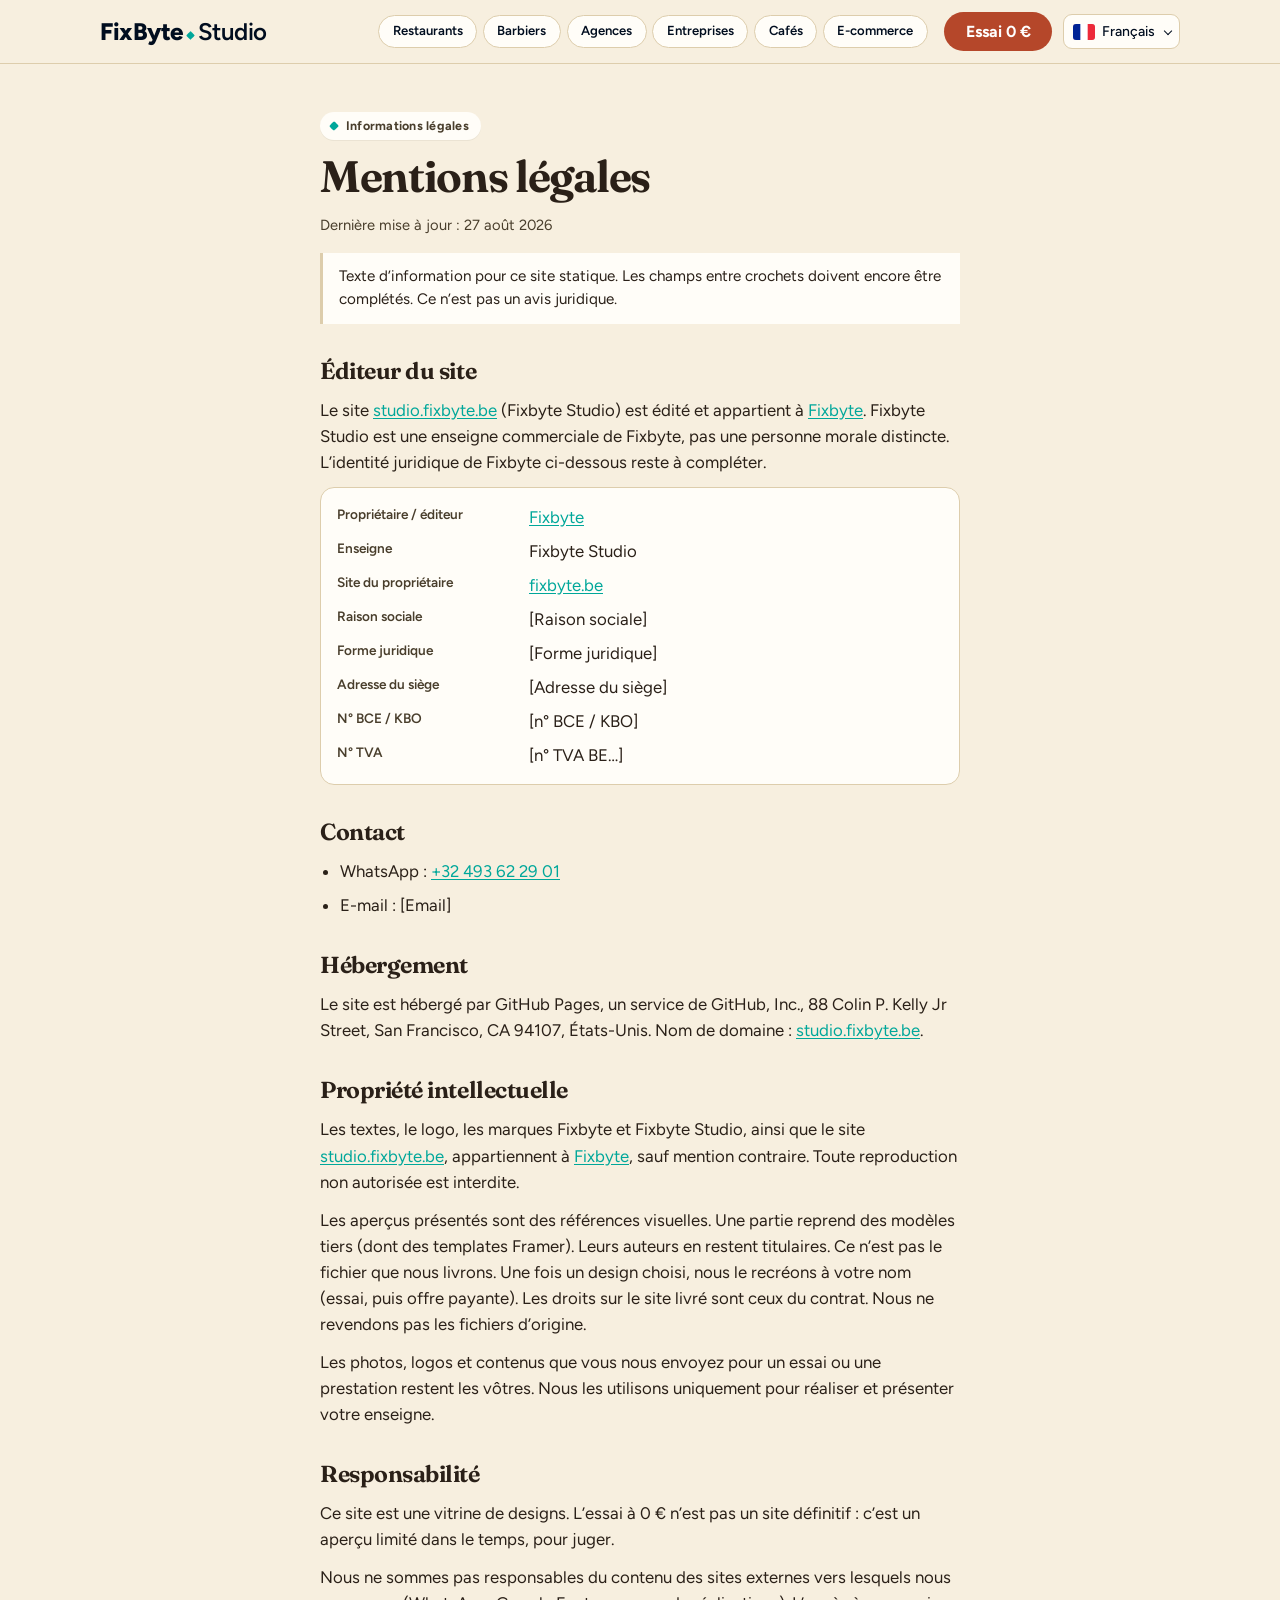
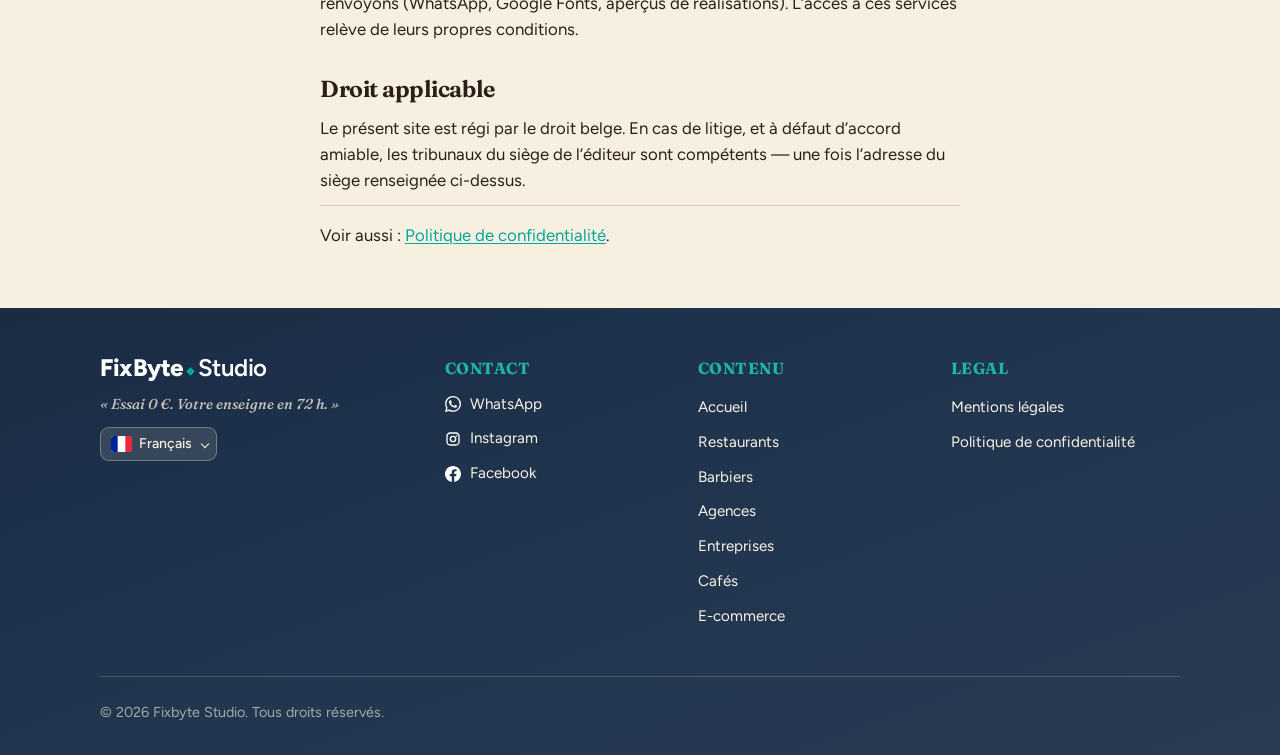
<file: mentions-legales.html>
<!DOCTYPE html>
<html lang="fr">
  <head>
    <meta charset="utf-8" />
    <meta name="viewport" content="width=device-width, initial-scale=1" />
    <title data-i18n="mentions-legales.meta.title">Mentions légales — Fixbyte</title>
    <meta data-i18n-attr="content:mentions-legales.meta.description"
      name="description"
      content="Mentions légales de Fixbyte : éditeur, propriétaire, contact, hébergement et conditions d’utilisation du site studio.fixbyte.be."
    />
    <link
      rel="canonical"
      href="https://studio.fixbyte.be/mentions-legales.html"
    />
    <link rel="icon" href="assets/favicon.svg" type="image/svg+xml" />
    <meta property="og:type" content="website" />
    <meta property="og:locale" content="fr_FR" />
    <meta property="og:site_name" content="Fixbyte" />
    <meta data-i18n-attr="content:mentions-legales.meta.title" property="og:title" content="Mentions légales — Fixbyte" />
    <meta data-i18n-attr="content:mentions-legales.meta.description"
      property="og:description"
      content="Mentions légales de Fixbyte : éditeur, propriétaire, contact, hébergement et conditions d’utilisation du site studio.fixbyte.be."
    />
    <meta
      property="og:url"
      content="https://studio.fixbyte.be/mentions-legales.html"
    />
    <meta
      property="og:image"
      content="https://studio.fixbyte.be/assets/og-image.jpg"
    />
    <meta property="og:image:width" content="1424" />
    <meta property="og:image:height" content="752" />
    <meta property="og:image:type" content="image/jpeg" />
    <meta data-i18n-attr="content:mentions-legales.meta.og_image_alt"
      property="og:image:alt"
      content="Fixbyte Studio — designs web pour restaurants, barbiers, agences et commerces"
    />
    <meta name="twitter:card" content="summary_large_image" />
    <meta data-i18n-attr="content:mentions-legales.meta.title" name="twitter:title" content="Mentions légales — Fixbyte" />
    <meta data-i18n-attr="content:mentions-legales.meta.description"
      name="twitter:description"
      content="Mentions légales de Fixbyte : éditeur, propriétaire, contact, hébergement et conditions d’utilisation du site studio.fixbyte.be."
    />
    <meta
      name="twitter:image"
      content="https://studio.fixbyte.be/assets/og-image.jpg"
    />
    <link rel="preconnect" href="https://fonts.googleapis.com" />
    <link rel="preconnect" href="https://fonts.gstatic.com" crossorigin />
    <link
      href="https://fonts.googleapis.com/css2?family=Figtree:ital,wght@0,400;0,500;0,600;0,700&family=Fraunces:opsz,wght@9..144,500;9..144,650&display=swap"
      rel="stylesheet"
    />
    <link rel="stylesheet" href="css/style.css" />
    <script defer src="https://analytics.fixbyte.dev/script.js"
      data-website-id="cf6223a0-6f8f-4bd4-91c8-dc46402c6bd8"
      data-domains="studio.fixbyte.be"></script>
  </head>
  <body data-header-sep="12" data-copyright="Fixbyte Studio"
      data-i18n-wa-label="Écrire sur WhatsApp"
      data-i18n-wa-tip="Écrivez-nous sur WhatsApp"
      data-i18n-grid-empty="Aucun projet pour le moment."
      data-i18n-grid-error="Impossible de charger les projets pour le moment."
      data-i18n-card-fallback="Ouvrir le design"
      data-i18n-attr="data-i18n-wa-label:ui.wa_label;data-i18n-wa-tip:ui.wa_tip;data-i18n-grid-empty:ui.grid_empty;data-i18n-grid-error:ui.grid_error;data-i18n-card-fallback:ui.card_fallback"
    >
    <div id="site-header" data-partial="header"></div>

    <main>
      <header class="legal-hero wrap">
        <p class="hero-badge">
          <img
            src="assets/brand.svg"
            alt=""
            class="hero-badge__icon"
            width="10"
            height="10"
            aria-hidden="true"
          />
          <span data-i18n="mentions-legales.hero_badge.span">Informations légales</span>
        </p>
        <h1 data-i18n="mentions-legales.legal_hero.h1">Mentions légales</h1>
        <p data-i18n="mentions-legales.legal_hero_meta.p" class="legal-hero__meta">
          Dernière mise à jour :
          <time datetime="2026-08-27">27 août 2026</time>
        </p>
      </header>

      <article class="legal-page wrap">
        <p data-i18n="mentions-legales.legal_page_notice.p" class="legal-page__notice">
          Texte d’information pour ce site statique. Les champs entre crochets
          doivent encore être complétés. Ce n’est pas un avis juridique.
        </p>

        <h2 data-i18n="mentions-legales.legal_page.h2">Éditeur du site</h2>
        <p data-i18n="mentions-legales.legal_page.p">
          Le site
          <a href="https://studio.fixbyte.be/">studio.fixbyte.be</a>
          (Fixbyte Studio) est édité et appartient à
          <a href="https://fixbyte.be">Fixbyte</a>.
          Fixbyte Studio est une enseigne commerciale de Fixbyte, pas une
          personne morale distincte. L’identité juridique de Fixbyte
          ci-dessous reste à compléter.
        </p>
        <dl class="legal-page__id">
          <dt data-i18n="mentions-legales.legal_page_id.dt">Propriétaire / éditeur</dt>
          <dd><a data-i18n="mentions-legales.legal_page_id.a" href="https://fixbyte.be">Fixbyte</a></dd>
          <dt data-i18n="mentions-legales.legal_page_id.dt_2">Enseigne</dt>
          <dd data-i18n="mentions-legales.legal_page_id.dd">Fixbyte Studio</dd>
          <dt data-i18n="mentions-legales.legal_page_id.dt_3">Site du propriétaire</dt>
          <dd><a data-i18n="mentions-legales.legal_page_id.a_2" href="https://fixbyte.be">fixbyte.be</a></dd>
          <dt data-i18n="mentions-legales.legal_page_id.dt_4">Raison sociale</dt>
          <dd data-i18n="mentions-legales.legal_page_id.dd_2">[Raison sociale]</dd>
          <dt data-i18n="mentions-legales.legal_page_id.dt_5">Forme juridique</dt>
          <dd data-i18n="mentions-legales.legal_page_id.dd_3">[Forme juridique]</dd>
          <dt data-i18n="mentions-legales.legal_page_id.dt_6">Adresse du siège</dt>
          <dd data-i18n="mentions-legales.legal_page_id.dd_4">[Adresse du siège]</dd>
          <dt data-i18n="mentions-legales.legal_page_id.dt_7">N° BCE / KBO</dt>
          <dd data-i18n="mentions-legales.legal_page_id.dd_5">[n° BCE / KBO]</dd>
          <dt data-i18n="mentions-legales.legal_page_id.dt_8">N° TVA</dt>
          <dd data-i18n="mentions-legales.legal_page_id.dd_6">[n° TVA BE…]</dd>
        </dl>

        <h2 data-i18n="mentions-legales.legal_page.h2_2">Contact</h2>
        <ul>
          <li data-i18n="mentions-legales.legal_page.li">
            WhatsApp :
            <a
              href="https://wa.me/32493622901"
              target="_blank"
              rel="noopener noreferrer"
              >+32 493 62 29 01</a
            >
          </li>
          <li data-i18n="mentions-legales.legal_page.li_2">E-mail : [Email]</li>
        </ul>

        <h2 data-i18n="mentions-legales.legal_page.h2_3">Hébergement</h2>
        <p data-i18n="mentions-legales.legal_page.p_2">
          Le site est hébergé par GitHub Pages, un service de GitHub, Inc.,
          88 Colin P. Kelly Jr Street, San Francisco, CA 94107, États-Unis.
          Nom de domaine :
          <a href="https://studio.fixbyte.be/">studio.fixbyte.be</a>.
        </p>

        <h2 data-i18n="mentions-legales.legal_page.h2_4">Propriété intellectuelle</h2>
        <p data-i18n="mentions-legales.legal_page.p_3">
          Les textes, le logo, les marques Fixbyte et Fixbyte Studio, ainsi
          que le site
          <a href="https://studio.fixbyte.be/">studio.fixbyte.be</a>,
          appartiennent à
          <a href="https://fixbyte.be">Fixbyte</a>,
          sauf mention contraire. Toute reproduction non autorisée est
          interdite.
        </p>
        <p data-i18n="mentions-legales.legal_page.p_4">
          Les aperçus présentés sont des références visuelles. Une partie
          reprend des modèles tiers (dont des templates Framer). Leurs auteurs
          en restent titulaires. Ce n’est pas le fichier que nous livrons.
          Une fois un design choisi, nous le recréons à votre nom (essai, puis
          offre payante). Les droits sur le site livré sont ceux du contrat.
          Nous ne revendons pas les fichiers d’origine.
        </p>
        <p data-i18n="mentions-legales.legal_page.p_5">
          Les photos, logos et contenus que vous nous envoyez pour un essai ou
          une prestation restent les vôtres. Nous les utilisons uniquement pour
          réaliser et présenter votre enseigne.
        </p>

        <h2 data-i18n="mentions-legales.legal_page.h2_5">Responsabilité</h2>
        <p data-i18n="mentions-legales.legal_page.p_6">
          Ce site est une vitrine de designs. L’essai à 0&nbsp;€ n’est pas un
          site définitif : c’est un aperçu limité dans le temps, pour juger.
        </p>
        <p data-i18n="mentions-legales.legal_page.p_7">
          Nous ne sommes pas responsables du contenu des sites externes vers
          lesquels nous renvoyons (WhatsApp, Google Fonts, aperçus de
          réalisations). L’accès à ces services relève de leurs propres
          conditions.
        </p>

        <h2 data-i18n="mentions-legales.legal_page.h2_6">Droit applicable</h2>
        <p data-i18n="mentions-legales.legal_page.p_8">
          Le présent site est régi par le droit belge. En cas de litige, et à
          défaut d’accord amiable, les tribunaux du siège de l’éditeur sont
          compétents — une fois l’adresse du siège renseignée ci-dessus.
        </p>

        <p data-i18n="mentions-legales.legal_page_next.p" class="legal-page__next">
          Voir aussi :
          <a href="politique-confidentialite.html"
            >Politique de confidentialité</a
          >.
        </p>
      </article>
    </main>

    <div id="site-footer" data-partial="footer"></div>

    <script src="js/partials.js"></script>
    <script src="js/cards.js"></script>
  </body>
</html>
</file>
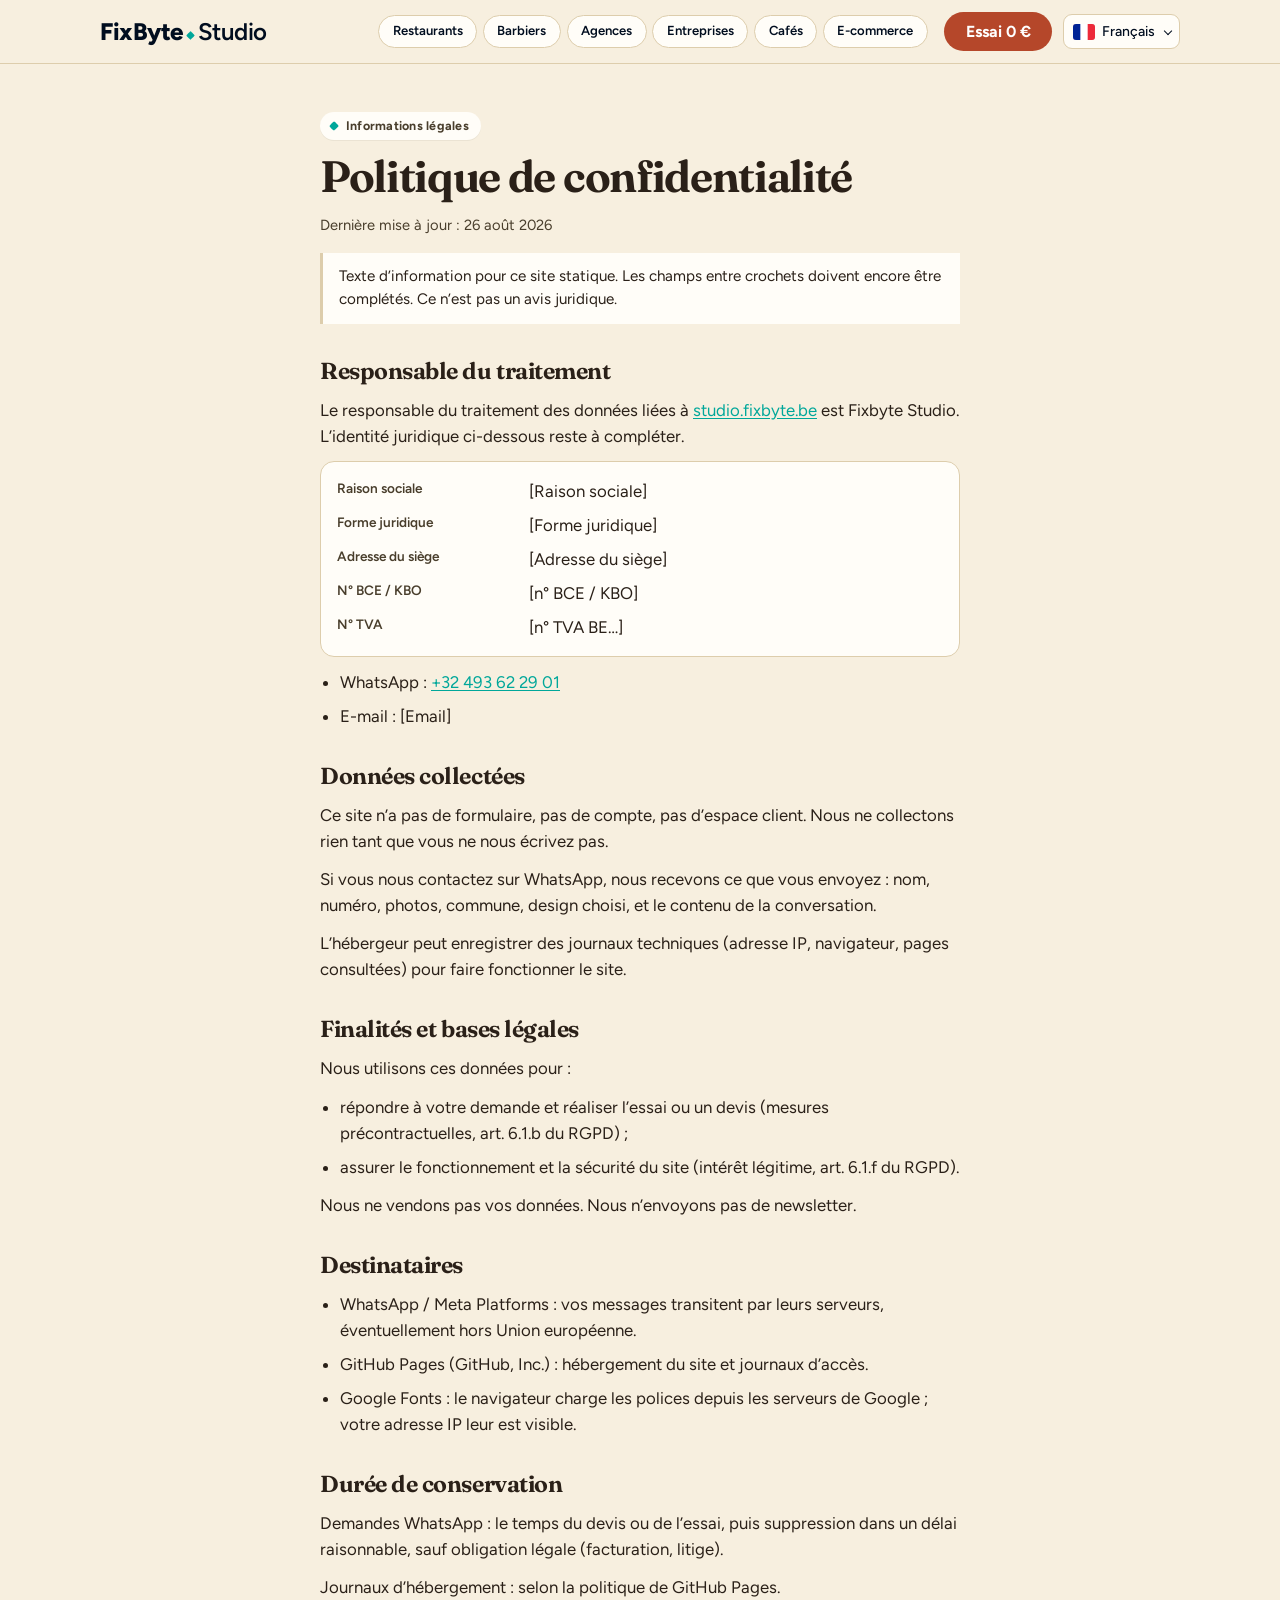
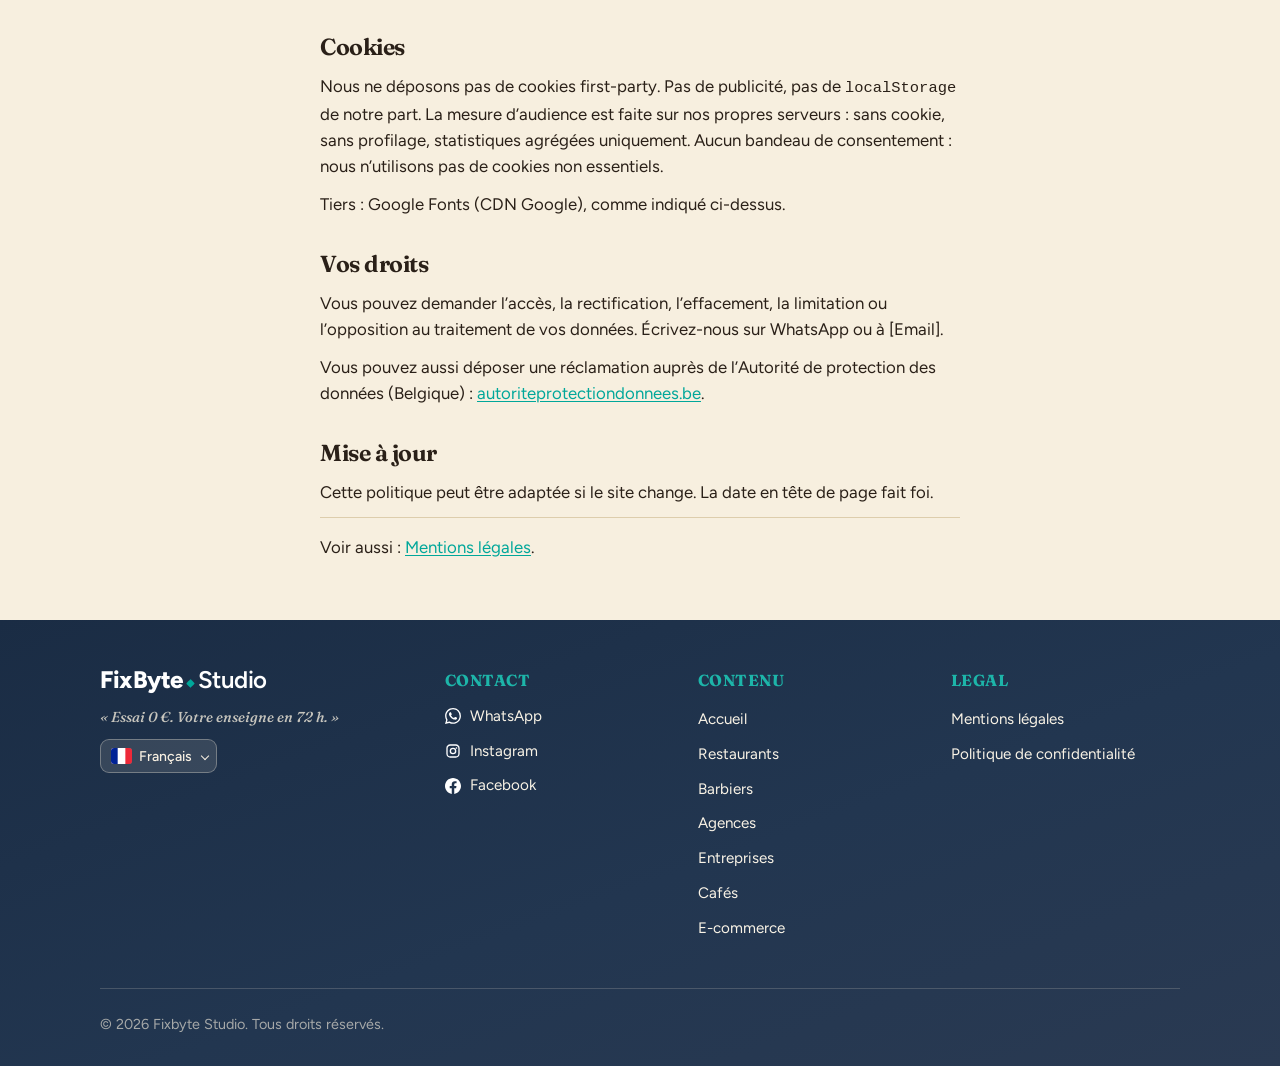
<file: politique-confidentialite.html>
<!DOCTYPE html>
<html lang="fr">
  <head>
    <meta charset="utf-8" />
    <meta name="viewport" content="width=device-width, initial-scale=1" />
    <title data-i18n="politique-confidentialite.meta.title">Politique de confidentialité — Fixbyte</title>
    <meta data-i18n-attr="content:politique-confidentialite.meta.description"
      name="description"
      content="Politique de confidentialité de Fixbyte Studio : données collectées, WhatsApp, cookies, droits RGPD et contact."
    />
    <link
      rel="canonical"
      href="https://studio.fixbyte.be/politique-confidentialite.html"
    />
    <link rel="icon" href="assets/favicon.svg" type="image/svg+xml" />
    <meta property="og:type" content="website" />
    <meta property="og:locale" content="fr_FR" />
    <meta property="og:site_name" content="Fixbyte" />
    <meta data-i18n-attr="content:politique-confidentialite.meta.title"
      property="og:title"
      content="Politique de confidentialité — Fixbyte"
    />
    <meta data-i18n-attr="content:politique-confidentialite.meta.description"
      property="og:description"
      content="Politique de confidentialité de Fixbyte Studio : données collectées, WhatsApp, cookies, droits RGPD et contact."
    />
    <meta
      property="og:url"
      content="https://studio.fixbyte.be/politique-confidentialite.html"
    />
    <meta
      property="og:image"
      content="https://studio.fixbyte.be/assets/og-image.jpg"
    />
    <meta property="og:image:width" content="1424" />
    <meta property="og:image:height" content="752" />
    <meta property="og:image:type" content="image/jpeg" />
    <meta data-i18n-attr="content:politique-confidentialite.meta.og_image_alt"
      property="og:image:alt"
      content="Fixbyte Studio — designs web pour restaurants, barbiers, agences et commerces"
    />
    <meta name="twitter:card" content="summary_large_image" />
    <meta data-i18n-attr="content:politique-confidentialite.meta.title"
      name="twitter:title"
      content="Politique de confidentialité — Fixbyte"
    />
    <meta data-i18n-attr="content:politique-confidentialite.meta.description"
      name="twitter:description"
      content="Politique de confidentialité de Fixbyte Studio : données collectées, WhatsApp, cookies, droits RGPD et contact."
    />
    <meta
      name="twitter:image"
      content="https://studio.fixbyte.be/assets/og-image.jpg"
    />
    <link rel="preconnect" href="https://fonts.googleapis.com" />
    <link rel="preconnect" href="https://fonts.gstatic.com" crossorigin />
    <link
      href="https://fonts.googleapis.com/css2?family=Figtree:ital,wght@0,400;0,500;0,600;0,700&family=Fraunces:opsz,wght@9..144,500;9..144,650&display=swap"
      rel="stylesheet"
    />
    <link rel="stylesheet" href="css/style.css" />
    <script defer src="https://analytics.fixbyte.dev/script.js"
      data-website-id="cf6223a0-6f8f-4bd4-91c8-dc46402c6bd8"
      data-domains="studio.fixbyte.be"></script>
  </head>
  <body data-header-sep="12" data-copyright="Fixbyte Studio"
      data-i18n-wa-label="Écrire sur WhatsApp"
      data-i18n-wa-tip="Écrivez-nous sur WhatsApp"
      data-i18n-grid-empty="Aucun projet pour le moment."
      data-i18n-grid-error="Impossible de charger les projets pour le moment."
      data-i18n-card-fallback="Ouvrir le design"
      data-i18n-attr="data-i18n-wa-label:ui.wa_label;data-i18n-wa-tip:ui.wa_tip;data-i18n-grid-empty:ui.grid_empty;data-i18n-grid-error:ui.grid_error;data-i18n-card-fallback:ui.card_fallback"
    >
    <div id="site-header" data-partial="header"></div>

    <main>
      <header class="legal-hero wrap">
        <p class="hero-badge">
          <img
            src="assets/brand.svg"
            alt=""
            class="hero-badge__icon"
            width="10"
            height="10"
            aria-hidden="true"
          />
          <span data-i18n="politique-confidentialite.hero_badge.span">Informations légales</span>
        </p>
        <h1 data-i18n="politique-confidentialite.legal_hero.h1">Politique de confidentialité</h1>
        <p data-i18n="politique-confidentialite.legal_hero_meta.p" class="legal-hero__meta">
          Dernière mise à jour :
          <time datetime="2026-08-26">26 août 2026</time>
        </p>
      </header>

      <article class="legal-page wrap">
        <p data-i18n="politique-confidentialite.legal_page_notice.p" class="legal-page__notice">
          Texte d’information pour ce site statique. Les champs entre crochets
          doivent encore être complétés. Ce n’est pas un avis juridique.
        </p>

        <h2 data-i18n="politique-confidentialite.legal_page.h2">Responsable du traitement</h2>
        <p data-i18n="politique-confidentialite.legal_page.p">
          Le responsable du traitement des données liées à
          <a href="https://studio.fixbyte.be/">studio.fixbyte.be</a>
          est Fixbyte Studio. L’identité juridique ci-dessous reste à
          compléter.
        </p>
        <dl class="legal-page__id">
          <dt data-i18n="politique-confidentialite.legal_page_id.dt">Raison sociale</dt>
          <dd data-i18n="politique-confidentialite.legal_page_id.dd">[Raison sociale]</dd>
          <dt data-i18n="politique-confidentialite.legal_page_id.dt_2">Forme juridique</dt>
          <dd data-i18n="politique-confidentialite.legal_page_id.dd_2">[Forme juridique]</dd>
          <dt data-i18n="politique-confidentialite.legal_page_id.dt_3">Adresse du siège</dt>
          <dd data-i18n="politique-confidentialite.legal_page_id.dd_3">[Adresse du siège]</dd>
          <dt data-i18n="politique-confidentialite.legal_page_id.dt_4">N° BCE / KBO</dt>
          <dd data-i18n="politique-confidentialite.legal_page_id.dd_4">[n° BCE / KBO]</dd>
          <dt data-i18n="politique-confidentialite.legal_page_id.dt_5">N° TVA</dt>
          <dd data-i18n="politique-confidentialite.legal_page_id.dd_5">[n° TVA BE…]</dd>
        </dl>
        <ul>
          <li data-i18n="politique-confidentialite.legal_page.li">
            WhatsApp :
            <a
              href="https://wa.me/32493622901"
              target="_blank"
              rel="noopener noreferrer"
              >+32 493 62 29 01</a
            >
          </li>
          <li data-i18n="politique-confidentialite.legal_page.li_2">E-mail : [Email]</li>
        </ul>

        <h2 data-i18n="politique-confidentialite.legal_page.h2_2">Données collectées</h2>
        <p data-i18n="politique-confidentialite.legal_page.p_2">
          Ce site n’a pas de formulaire, pas de compte, pas d’espace client.
          Nous ne collectons rien tant que vous ne nous écrivez pas.
        </p>
        <p data-i18n="politique-confidentialite.legal_page.p_3">
          Si vous nous contactez sur WhatsApp, nous recevons ce que vous
          envoyez : nom, numéro, photos, commune, design choisi, et le contenu
          de la conversation.
        </p>
        <p data-i18n="politique-confidentialite.legal_page.p_4">
          L’hébergeur peut enregistrer des journaux techniques (adresse IP,
          navigateur, pages consultées) pour faire fonctionner le site.
        </p>

        <h2 data-i18n="politique-confidentialite.legal_page.h2_3">Finalités et bases légales</h2>
        <p data-i18n="politique-confidentialite.legal_page.p_5">Nous utilisons ces données pour :</p>
        <ul>
          <li data-i18n="politique-confidentialite.legal_page.li_3">
            répondre à votre demande et réaliser l’essai ou un devis
            (mesures précontractuelles, art.&nbsp;6.1.b du RGPD) ;
          </li>
          <li data-i18n="politique-confidentialite.legal_page.li_4">
            assurer le fonctionnement et la sécurité du site (intérêt
            légitime, art.&nbsp;6.1.f du RGPD).
          </li>
        </ul>
        <p data-i18n="politique-confidentialite.legal_page.p_6">Nous ne vendons pas vos données. Nous n’envoyons pas de newsletter.</p>

        <h2 data-i18n="politique-confidentialite.legal_page.h2_4">Destinataires</h2>
        <ul>
          <li data-i18n="politique-confidentialite.legal_page.li_5">
            WhatsApp / Meta Platforms : vos messages transitent par leurs
            serveurs, éventuellement hors Union européenne.
          </li>
          <li data-i18n="politique-confidentialite.legal_page.li_6">
            GitHub Pages (GitHub, Inc.) : hébergement du site et journaux
            d’accès.
          </li>
          <li data-i18n="politique-confidentialite.legal_page.li_7">
            Google Fonts : le navigateur charge les polices depuis les
            serveurs de Google ; votre adresse IP leur est visible.
          </li>
        </ul>

        <h2 data-i18n="politique-confidentialite.legal_page.h2_5">Durée de conservation</h2>
        <p data-i18n="politique-confidentialite.legal_page.p_7">
          Demandes WhatsApp : le temps du devis ou de l’essai, puis
          suppression dans un délai raisonnable, sauf obligation légale
          (facturation, litige).
        </p>
        <p data-i18n="politique-confidentialite.legal_page.p_8">
          Journaux d’hébergement : selon la politique de GitHub Pages.
        </p>

        <h2 data-i18n="politique-confidentialite.legal_page.h2_6">Cookies</h2>
        <p data-i18n="politique-confidentialite.legal_page.p_9">
          Nous ne déposons pas de cookies first-party. Pas de publicité, pas de
          <code>localStorage</code>
          de notre part. La mesure d’audience est faite sur nos propres
          serveurs : sans cookie, sans profilage, statistiques agrégées
          uniquement. Aucun bandeau de consentement : nous n’utilisons pas de
          cookies non essentiels.
        </p>
        <p data-i18n="politique-confidentialite.legal_page.p_10">
          Tiers : Google Fonts (CDN Google), comme indiqué ci-dessus.
        </p>

        <h2 data-i18n="politique-confidentialite.legal_page.h2_7">Vos droits</h2>
        <p data-i18n="politique-confidentialite.legal_page.p_11">
          Vous pouvez demander l’accès, la rectification, l’effacement, la
          limitation ou l’opposition au traitement de vos données. Écrivez-nous
          sur WhatsApp ou à [Email].
        </p>
        <p data-i18n="politique-confidentialite.legal_page.p_12">
          Vous pouvez aussi déposer une réclamation auprès de l’Autorité de
          protection des données (Belgique) :
          <a
            href="https://www.autoriteprotectiondonnees.be/"
            target="_blank"
            rel="noopener noreferrer"
            >autoriteprotectiondonnees.be</a
          >.
        </p>

        <h2 data-i18n="politique-confidentialite.legal_page.h2_8">Mise à jour</h2>
        <p data-i18n="politique-confidentialite.legal_page.p_13">
          Cette politique peut être adaptée si le site change. La date en tête
          de page fait foi.
        </p>

        <p data-i18n="politique-confidentialite.legal_page_next.p" class="legal-page__next">
          Voir aussi : <a href="mentions-legales.html">Mentions légales</a>.
        </p>
      </article>
    </main>

    <div id="site-footer" data-partial="footer"></div>

    <script src="js/partials.js"></script>
    <script src="js/cards.js"></script>
  </body>
</html>
</file>
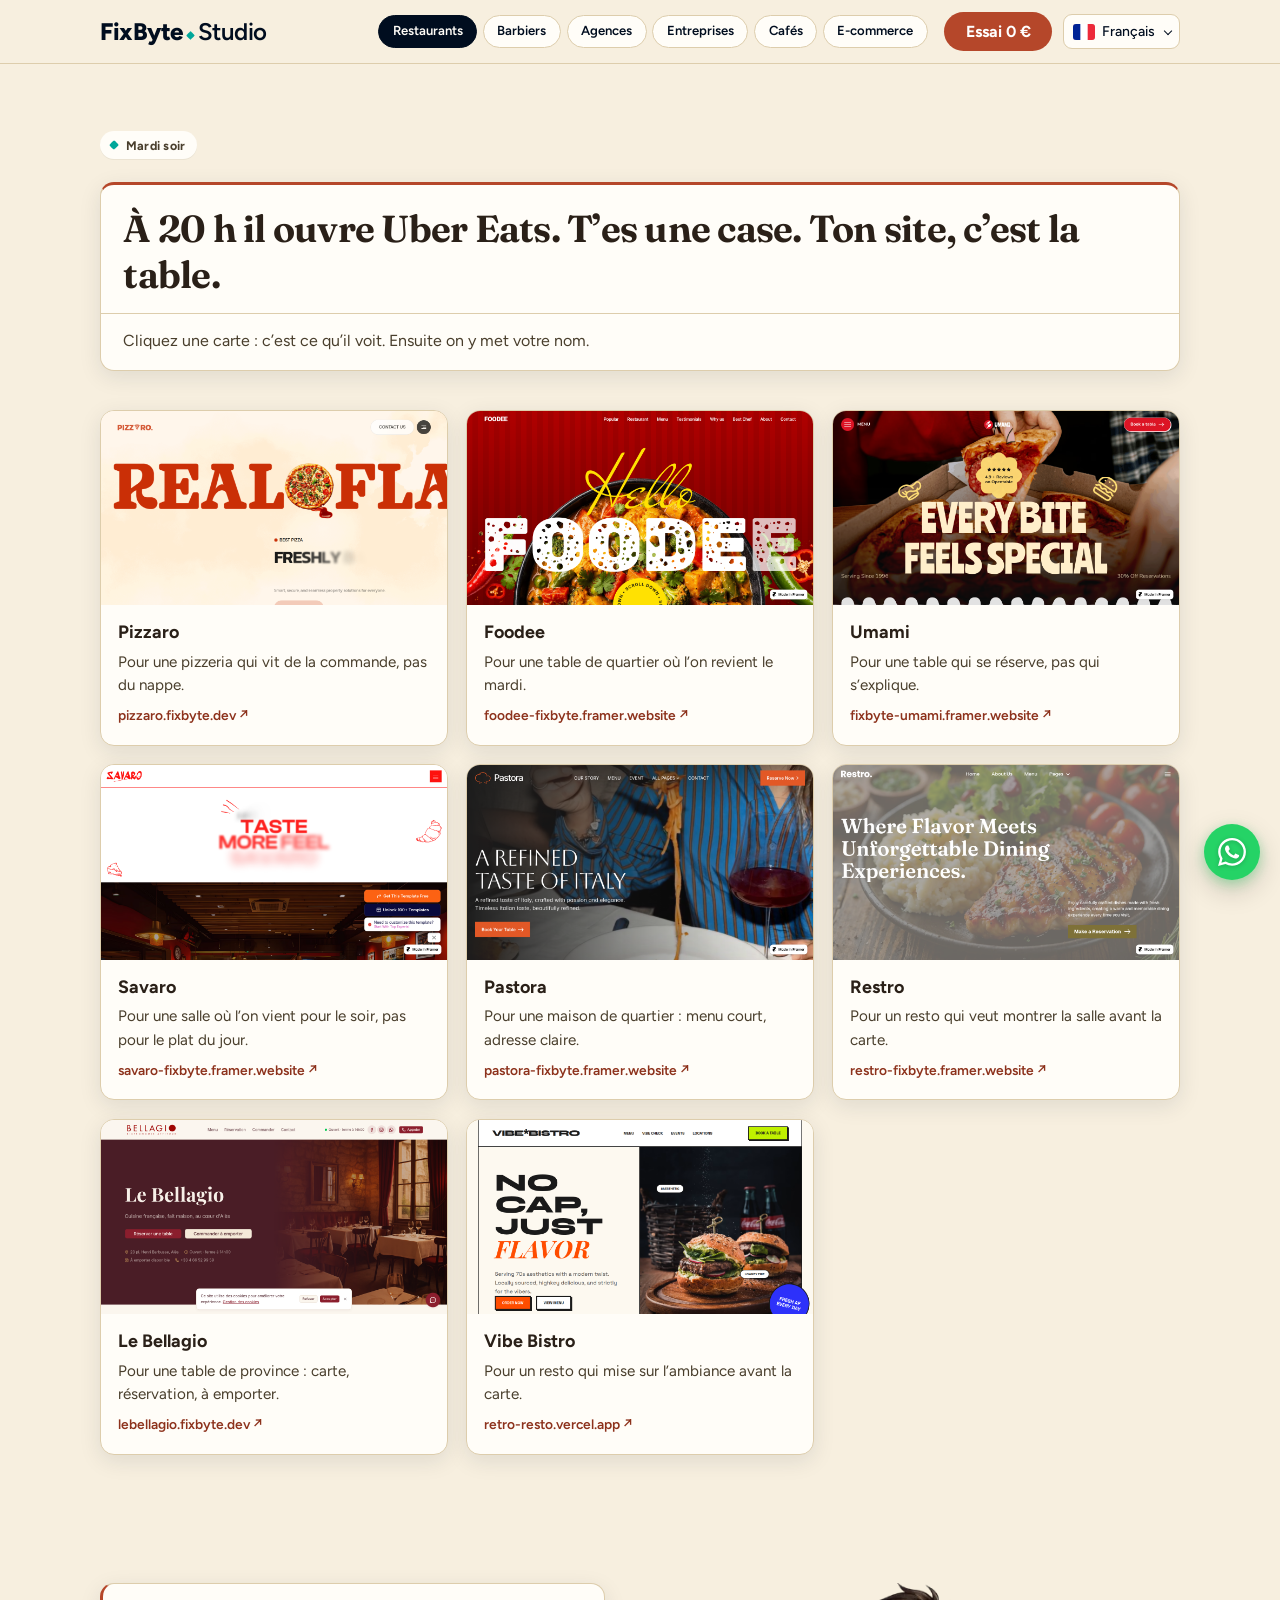
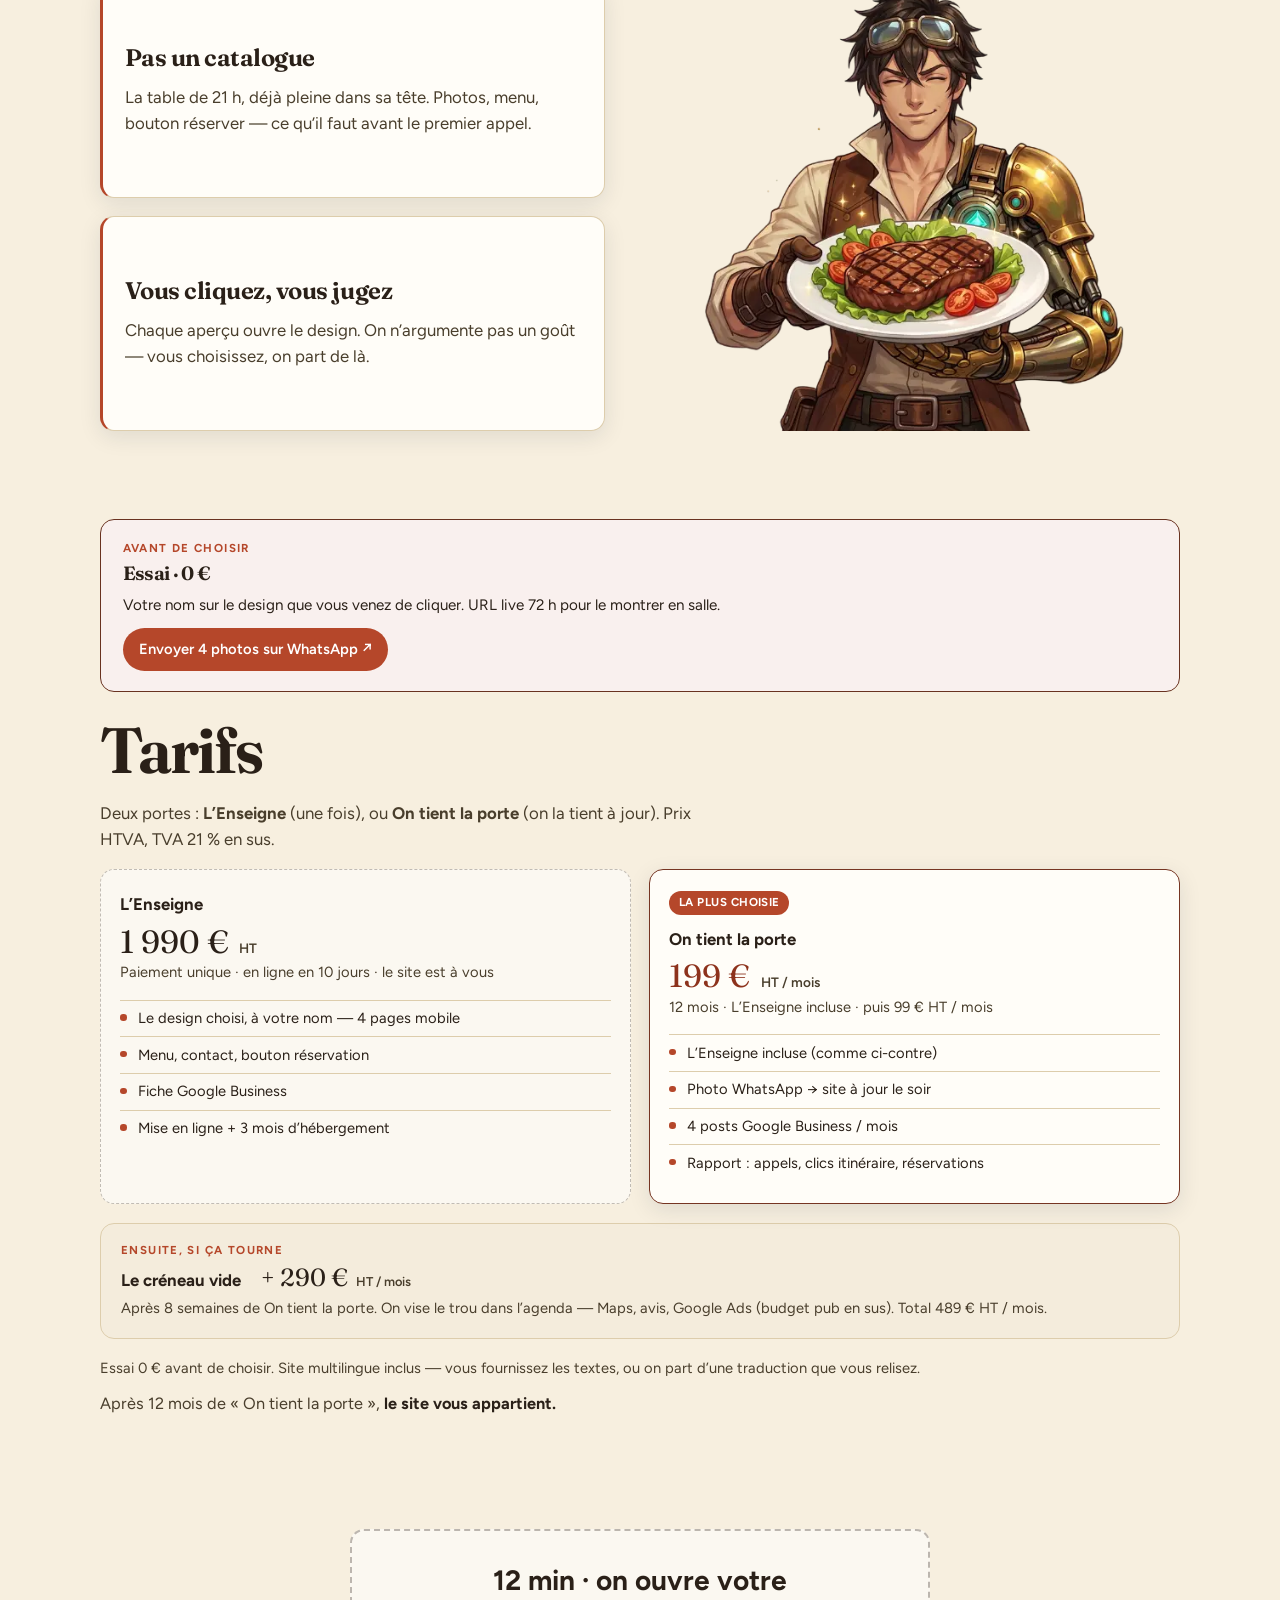
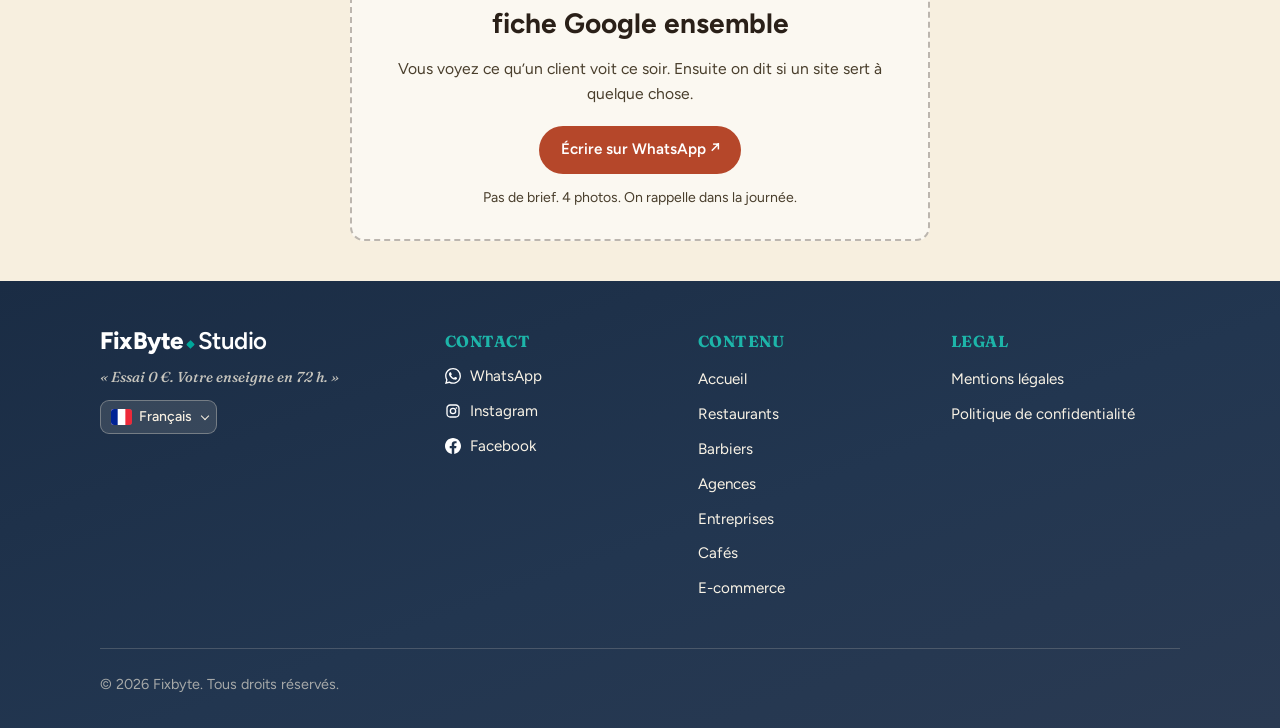
<file: restaurant.html>
<!DOCTYPE html>
<html lang="fr">
  <head>
    <meta charset="utf-8" />
    <meta name="viewport" content="width=device-width, initial-scale=1" />
    <title data-i18n="restaurant.meta.title">Designs restaurants — Fixbyte</title>
    <meta data-i18n-attr="content:restaurant.meta.description"
      name="description"
      content="Designs Fixbyte pour restaurants. Essai 0 € : votre nom sur le design. Pizzaro, Umami, Savaro et autres aperçus cliquables."
    />
    <link rel="canonical" href="https://studio.fixbyte.be/restaurant.html" />
    <link rel="icon" href="assets/favicon.svg" type="image/svg+xml" />
    <meta property="og:type" content="website" />
    <meta property="og:locale" content="fr_FR" />
    <meta property="og:site_name" content="Fixbyte" />
    <meta data-i18n-attr="content:restaurant.meta.title" property="og:title" content="Designs restaurants — Fixbyte" />
    <meta data-i18n-attr="content:restaurant.meta.description"
      property="og:description"
      content="Designs Fixbyte pour restaurants. Essai 0 € : votre nom sur le design. Pizzaro, Umami, Savaro et autres aperçus cliquables."
    />
    <meta
      property="og:url"
      content="https://studio.fixbyte.be/restaurant.html"
    />
    <meta
      property="og:image"
      content="https://studio.fixbyte.be/assets/og-image.jpg"
    />
    <meta property="og:image:width" content="1424" />
    <meta property="og:image:height" content="752" />
    <meta property="og:image:type" content="image/jpeg" />
    <meta data-i18n-attr="content:restaurant.meta.og_image_alt"
      property="og:image:alt"
      content="Fixbyte Studio — designs web pour restaurants, barbiers, agences et commerces"
    />
    <meta name="twitter:card" content="summary_large_image" />
    <meta data-i18n-attr="content:restaurant.meta.title" name="twitter:title" content="Designs restaurants — Fixbyte" />
    <meta data-i18n-attr="content:restaurant.meta.description"
      name="twitter:description"
      content="Designs Fixbyte pour restaurants. Essai 0 € : votre nom sur le design. Pizzaro, Umami, Savaro et autres aperçus cliquables."
    />
    <meta
      name="twitter:image"
      content="https://studio.fixbyte.be/assets/og-image.jpg"
    />
    <link rel="preconnect" href="https://fonts.googleapis.com" />
    <link rel="preconnect" href="https://fonts.gstatic.com" crossorigin />
    <link
      href="https://fonts.googleapis.com/css2?family=Figtree:ital,wght@0,400;0,500;0,600;0,700&family=Fraunces:opsz,wght@9..144,500;9..144,650&display=swap"
      rel="stylesheet"
    />
    <link rel="stylesheet" href="css/style.css" />
    <script type="application/ld+json">
      {
        "@context": "https://schema.org",
        "@graph": [
          {
            "@type": "Organization",
            "@id": "https://studio.fixbyte.be/#organization",
            "name": "Fixbyte Studio",
            "url": "https://studio.fixbyte.be/",
            "logo": "https://studio.fixbyte.be/assets/og-image.jpg",
            "contactPoint": {
              "@type": "ContactPoint",
              "contactType": "customer service",
              "telephone": "+32-493-622-901",
              "url": "https://wa.me/32493622901",
              "availableLanguage": ["French"]
            },
            "areaServed": "BE"
          },
          {
            "@type": "WebSite",
            "@id": "https://studio.fixbyte.be/#website",
            "url": "https://studio.fixbyte.be/",
            "name": "Fixbyte Studio",
            "publisher": { "@id": "https://studio.fixbyte.be/#organization" },
            "inLanguage": "fr-BE"
          }
        ]
      }
    </script>
    <script defer src="https://analytics.fixbyte.dev/script.js"
      data-website-id="cf6223a0-6f8f-4bd4-91c8-dc46402c6bd8"
      data-domains="studio.fixbyte.be"></script>
  </head>
  <body data-active-nav="restaurant" data-header-sep="12" data-copyright="Fixbyte"
      data-i18n-wa-label="Écrire sur WhatsApp"
      data-i18n-wa-tip="Écrivez-nous sur WhatsApp"
      data-i18n-grid-empty="Aucun projet pour le moment."
      data-i18n-grid-error="Impossible de charger les projets pour le moment."
      data-i18n-card-fallback="Ouvrir le design"
      data-i18n-attr="data-i18n-wa-label:ui.wa_label;data-i18n-wa-tip:ui.wa_tip;data-i18n-grid-empty:ui.grid_empty;data-i18n-grid-error:ui.grid_error;data-i18n-card-fallback:ui.card_fallback"
    >
    <div id="site-header" data-partial="header"></div>

    <main>
      <section class="hero wrap">
        <p class="hero-badge">
          <img
            src="assets/brand.svg"
            alt=""
            class="hero-badge__icon"
            width="16"
            height="16"
            aria-hidden="true"
          />
          <span data-i18n="restaurant.hero_badge.span">Mardi soir</span>
        </p>
        <div class="hero-scene">
          <h1 data-i18n="restaurant.hero_scene.h1">
            À 20&nbsp;h il ouvre Uber Eats. T’es une case. Ton site, c’est
            la table.
          </h1>
          <p data-i18n="restaurant.hero_scene_action.p" class="hero-scene__action">
            Cliquez une carte : c’est ce qu’il voit. Ensuite on y met votre nom.
          </p>
        </div>
      </section>

      <section class="works wrap" aria-labelledby="works-title">
        <h2 data-i18n="restaurant.works_title.h2" id="works-title" class="visually-hidden">Projets restaurants</h2>
        <div
          id="works"
          class="card-grid"
          data-source="data/restaurants.json"
          aria-busy="true"
        ></div>
      </section>

      <section class="pitch pitch--mascot wrap" aria-labelledby="pitch-title">
        <h2 data-i18n="restaurant.pitch_title.h2" id="pitch-title" class="visually-hidden">Pourquoi ces designs</h2>
        <div class="pitch-grid pitch-grid--mascot">
          <div class="pitch-stack">
            <article class="pitch-item">
              <h3 data-i18n="restaurant.pitch_item.h3">Pas un catalogue</h3>
              <p data-i18n="restaurant.pitch_item.p">
                La table de 21&nbsp;h, déjà pleine dans sa tête. Photos, menu,
                bouton réserver — ce qu’il faut avant le premier appel.
              </p>
            </article>
            <article class="pitch-item">
              <h3 data-i18n="restaurant.pitch_item.h3_2">Vous cliquez, vous jugez</h3>
              <p data-i18n="restaurant.pitch_item.p_2">
                Chaque aperçu ouvre le design. On n’argumente pas un goût — vous
                choisissez, on part de là.
              </p>
            </article>
          </div>
          <figure class="pitch-mascot">
            <img data-i18n-attr="alt:restaurant.pitch_mascot.img_alt"
              src="assets/bytie-dish.webp"
              alt="Bytie Dish"
              width="326"
              height="331"
              loading="lazy"
              decoding="async"
            />
          </figure>
        </div>
      </section>

      <section class="pricing wrap" aria-labelledby="pricing-title">
        <aside class="price-essai" aria-labelledby="essai-title">
          <p data-i18n="restaurant.price_essai_kicker.p" class="price-essai__kicker">Avant de choisir</p>
          <div class="price-essai__body">
            <h2 data-i18n="restaurant.essai_title.h2" id="essai-title">Essai · 0&nbsp;€</h2>
            <p data-i18n="restaurant.price_essai_lead.p" class="price-essai__lead">
              Votre nom sur le design que vous venez de cliquer. URL live 72&nbsp;h
              pour le montrer en salle.
            </p>
            <a data-i18n="restaurant.price_essai_cta.a" data-i18n-attr="href:restaurant.price_essai_cta.a_href"
              class="price-essai__cta"
              href="https://wa.me/32493622901?text=Bonjour%2C%20je%20voudrais%20l%27Essai%20Fixbyte%20pour%20mon%20restaurant.%20Nom%20%3A%20%5B%20%5D.%20Commune%20%3A%20%5B%20%5D.%20Design%20choisi%20%3A%20%5Blien%5D."
              target="_blank"
              rel="noopener noreferrer"
              >Envoyer 4 photos sur WhatsApp ↗</a
            >
          </div>
        </aside>

        <h2 data-i18n="restaurant.pricing_title.h2" id="pricing-title">Tarifs</h2>
        <p data-i18n="restaurant.pricing_intro.p" class="pricing-intro">
          Deux portes&nbsp;: <strong>L’Enseigne</strong> (une fois), ou
          <strong>On tient la porte</strong> (on la tient à jour). Prix HTVA,
          TVA 21&nbsp;% en sus.
        </p>
        <div class="price-grid price-grid--two">
          <article class="price-card">
            <h3 data-i18n="restaurant.price_card.h3">L’Enseigne</h3>
            <p data-i18n="restaurant.price_card_amount.p" class="price-card__amount">1&nbsp;990&nbsp;€ <span>HT</span></p>
            <p data-i18n="restaurant.price_card_hint.p" class="price-card__hint">
              Paiement unique · en ligne en 10 jours · le site est à vous
            </p>
            <ul class="price-card__list">
              <li data-i18n="restaurant.price_card_list.li">Le design choisi, à votre nom — 4 pages mobile</li>
              <li data-i18n="restaurant.price_card_list.li_2">Menu, contact, bouton réservation</li>
              <li data-i18n="restaurant.price_card_list.li_3">Fiche Google Business</li>
              <li data-i18n="restaurant.price_card_list.li_4">Mise en ligne + 3 mois d’hébergement</li>
            </ul>
          </article>
          <article class="price-card is-featured">
            <p data-i18n="restaurant.price_card_badge.p" class="price-card__badge">La plus choisie</p>
            <h3 data-i18n="restaurant.price_card.h3_2">On tient la porte</h3>
            <p data-i18n="restaurant.price_card_amount.p_2" class="price-card__amount">199&nbsp;€ <span>HT / mois</span></p>
            <p data-i18n="restaurant.price_card_hint.p_2" class="price-card__hint">
              12 mois · L’Enseigne incluse · puis 99&nbsp;€ HT / mois
            </p>
            <ul class="price-card__list">
              <li data-i18n="restaurant.price_card_list.li_5">L’Enseigne incluse (comme ci-contre)</li>
              <li data-i18n="restaurant.price_card_list.li_6">Photo WhatsApp → site à jour le soir</li>
              <li data-i18n="restaurant.price_card_list.li_7">4 posts Google Business / mois</li>
              <li data-i18n="restaurant.price_card_list.li_8">Rapport&nbsp;: appels, clics itinéraire, réservations</li>
            </ul>
          </article>
        </div>
        <aside class="price-upsell">
          <p data-i18n="restaurant.price_upsell_kicker.p" class="price-upsell__kicker">Ensuite, si ça tourne</p>
          <div class="price-upsell__body">
            <h3 data-i18n="restaurant.price_upsell_body.h3">Le créneau vide</h3>
            <p data-i18n="restaurant.price_upsell_amount.p" class="price-upsell__amount">+&nbsp;290&nbsp;€ <span>HT / mois</span></p>
            <p data-i18n="restaurant.price_upsell_body.p">
              Après 8 semaines de On tient la porte. On vise le trou dans
              l’agenda — Maps, avis, Google Ads (budget pub en sus). Total
              489&nbsp;€ HT / mois.
            </p>
          </div>
        </aside>
        <p data-i18n="restaurant.pricing_note.p" class="pricing-note">
          Essai 0&nbsp;€ avant de choisir. Site multilingue inclus — vous
          fournissez les textes, ou on part d’une traduction que vous relisez.
        </p>
        <p data-i18n="restaurant.pricing_own.p" class="pricing-own">
          Après 12&nbsp;mois de «&nbsp;On tient la porte&nbsp;»,
          <strong>le site vous appartient.</strong>
        </p>
      </section>

      <section class="wrap cta-block-section">
        <div class="cta-block" aria-labelledby="cta-title">
          <h2 data-i18n="restaurant.cta_title.h2" id="cta-title">12 min · on ouvre votre fiche Google ensemble</h2>
          <p data-i18n="restaurant.cta_block.p">
            Vous voyez ce qu’un client voit ce soir. Ensuite on dit si un site
            sert à quelque chose.
          </p>
          <a data-i18n="restaurant.cta_block_btn.a" data-i18n-attr="href:restaurant.cta_block_btn.a_href"
            class="cta-block__btn"
            href="https://wa.me/32493622901?text=Bonjour%2C%20je%20voudrais%20les%2012%20min%20Fixbyte%20pour%20ouvrir%20ma%20fiche%20Google%20ensemble."
            target="_blank"
            rel="noopener noreferrer"
            >Écrire sur WhatsApp ↗</a
          >
          <p data-i18n="restaurant.cta_block_hint.p" class="cta-block__hint">
            Pas de brief. 4 photos. On rappelle dans la journée.
          </p>
        </div>
      </section>
    </main>

    <div id="site-footer" data-partial="footer"></div>

    <script src="js/partials.js"></script>
    <script src="js/cards.js"></script>
  </body>
</html>
</file>
<file: css/style.css>
/*
  Fixbyte.studio — pages principales (vitrine de templates) :
  restaurant, café, boulangeries, barbiers, agences, etc.

  Thème sérieux / chaud : parchemin, encre, rust, teal, charcoal.
  Palette claire (parchemin) : color-scheme: light pour que les
  navigateurs en mode sombre n’inversent pas la page (sinon
  l’en-tête devient foncé et le logo sombre disparaît).
*/
:root {
  color-scheme: light;

  --parchment: #f7efdf; /* fond principal */
  --parchment-alt: #efe4cd; /* bande alternée */
  --white: #fffdf8; /* cartes */
  --ink: #2a2018; /* texte principal */
  --ink-soft: #493e2c; /* texte secondaire — ~8:1 sur parchemin */
  --line: #ddcdac;

  --charcoal: #000d1f;
  --teal-deep: #00a79a;
  --teal: #1db5a9;
  --teal-soft: #6ecfc6; /* teal clair / doux */
  --grad-charcoal: linear-gradient(
    160deg,
    #1a2c44 0%,
    #223650 55%,
    #2a3a52 100%
  );

  --rust: #b5472a;
  --rust-deep: #8d321c;
  --accent: var(--rust);
  --accent-deep: var(--rust-deep);

  --good: #1c7a4d;

  /* spacing scale (4px base) */
  --space-1: 0.25rem;
  --space-2: 0.5rem;
  --space-3: 0.75rem;
  --space-4: 1rem;
  --space-5: 1.5rem;
  --space-6: 2rem;
  --space-8: 3rem;

  --radius: 14px;
  --radius-sm: 9px;
  --radius-lg: 22px;
  --shadow: 0 6px 22px rgba(20, 40, 60, 0.10);
  --shadow-lg: 0 16px 44px rgba(10, 30, 50, 0.16);
  --maxw: 1080px;

  --font-sans: "Figtree", "Segoe UI", sans-serif;
  --font-display: "Fraunces", Georgia, serif;
}

/* ==========================================================================
   Arabic webfonts
   Latin faces (Figtree / Fraunces) carry no Arabic glyphs, so /ar/ would
   otherwise fall back to whatever the OS provides.

   These files are fetched ONLY on Arabic pages. Declaring @font-face costs
   nothing by itself — a browser downloads a face only when a rule that
   actually renders text selects it — and the only rules referencing them are
   scoped to html[lang="ar"] below.

   The scope must stay on the root element: the language switcher renders
   <a lang="ar">العربية</a> on every page in every locale, so a bare
   [lang="ar"] selector would drag ~77 KB of fonts onto all 80 pages.

   url() in a stylesheet resolves against the stylesheet, not the document, so
   ../assets/fonts/ is correct from every locale folder without rewriting.
   ========================================================================== */

@font-face {
  font-family: "Frutiger Arabic";
  src: url("../assets/fonts/FrutigerLTArabic-45Light.woff2") format("woff2");
  font-weight: 100 500;
  font-style: normal;
  font-display: swap;
}

@font-face {
  font-family: "Frutiger Arabic";
  src: url("../assets/fonts/FrutigerLTArabic-65Bold.woff2") format("woff2");
  font-weight: 600 900;
  font-style: normal;
  font-display: swap;
}

@font-face {
  font-family: "Noto Kufi Arabic";
  src: url("../assets/fonts/NotoKufiArabic-Regular.woff2") format("woff2");
  font-weight: 100 500;
  font-style: normal;
  font-display: swap;
}

@font-face {
  font-family: "Noto Kufi Arabic";
  src: url("../assets/fonts/NotoKufiArabic-Bold.woff2") format("woff2");
  font-weight: 600 900;
  font-style: normal;
  font-display: swap;
}

@font-face {
  font-family: "Kawkab Mono";
  src: url("../assets/fonts/KawkabMono-Regular.woff2") format("woff2");
  font-weight: 400;
  font-style: normal;
  font-display: swap;
}

/* Every font-family in this sheet reads one of these two variables, so
   swapping them here re-types the whole Arabic site in one place. */
html[lang="ar"] {
  --font-sans: "Frutiger Arabic", "Figtree", "Segoe UI", sans-serif;
  --font-display: "Noto Kufi Arabic", "Fraunces", Georgia, serif;
}

html[lang="ar"] code,
html[lang="ar"] kbd,
html[lang="ar"] samp {
  font-family: "Kawkab Mono", ui-monospace, "SFMono-Regular", monospace;
}

*,
*::before,
*::after {
  box-sizing: border-box;
}

html {
  scroll-behavior: smooth;
}

body {
  margin: 0;
  color: var(--ink);
  background:
    radial-gradient(1200px 480px at 10% -10%, var(--parchment-alt) 0%, transparent 55%),
    var(--parchment);
  font-family: var(--font-sans);
  font-size: 1.05rem;
  line-height: 1.55;
}

img {
  max-width: 100%;
  display: block;
}

a {
  color: inherit;
}

.wrap {
  width: min(var(--maxw), calc(100% - 2.5rem));
  margin-inline: auto;
}

.visually-hidden {
  position: absolute;
  width: 1px;
  height: 1px;
  padding: 0;
  margin: -1px;
  overflow: hidden;
  clip: rect(0, 0, 0, 0);
  white-space: nowrap;
  border: 0;
}

/* Machine-translation banner, above the sticky header on translated pages.
   Static (no position), so it scrolls away and the header then sticks alone. */
.translation-note {
  background: var(--parchment-alt);
  border-bottom: 1px solid var(--line);
  color: var(--ink-soft);
  font-size: 0.82rem;
  line-height: 1.45;
  text-align: center;
  padding: 0.45rem 1rem;
  margin: 0;
}

.translation-note__icon {
  display: inline-block;
  vertical-align: middle;
  margin-left: 0.4rem;
}

.translation-note a {
  color: inherit;
  text-decoration: underline;
}

.site-header {
  position: sticky;
  top: 0;
  z-index: 30;
  background: var(--parchment);
  backdrop-filter: blur(14px);
  border-bottom: 1px solid var(--line);
}

.header-inner {
  display: flex;
  flex-wrap: wrap;
  align-items: center;
  justify-content: space-between;
  gap: 1rem;
  padding-block: 0.75rem;
}

.brand {
  display: flex;
  align-items: center;
  text-decoration: none;
  color: var(--charcoal);
}

.brand:hover,
.brand:focus-visible {
  color: var(--charcoal);
}

.brand-wordmark {
  display: inline-flex;
  align-items: center;
  gap: 0.1em;
  font-family: var(--font-sans);
  font-weight: 800;
  font-size: 1.5rem;
  letter-spacing: -0.02em;
  line-height: 1;
}

.brand-wordmark__name,
.brand-wordmark__studio {
  display: inline-flex;
  align-items: baseline;
}

.brand-wordmark__studio {
  font-weight: 600;
}

.brand-wordmark__sep {
  flex: 0 0 auto;
  width: 0.38em;
  height: 0.38em;
  margin-top: 0.3em;
  margin-left: 0.05em;
}

.site-nav {
  display: flex;
  flex-wrap: wrap;
  justify-content: flex-end;
  gap: 0.35rem;
  flex: 1 1 auto;
}

.site-nav__link {
  display: inline-flex;
  align-items: center;
  font-family: var(--font-sans);
  font-weight: 600;
  font-size: 0.82rem;
  color: var(--charcoal);
  flex: 0 0 auto;
  background: var(--white);
  border: 1px solid var(--line);
  border-radius: 999px;
  padding: 0.35rem 0.85rem;
  text-decoration: none;
  white-space: nowrap;
  transition: border-color 0.15s, background 0.15s;
}

.site-nav__link:hover,
.site-nav__link:focus-visible {
  border-color: var(--charcoal);
  background: var(--parchment);
}

.site-nav__link.is-active {
  background: var(--charcoal);
  border-color: var(--charcoal);
  color: var(--white);
}

.site-nav__link.is-active:hover,
.site-nav__link.is-active:focus-visible {
  background: var(--charcoal);
  border-color: var(--charcoal);
  color: var(--white);
}

.site-header__cta {
  display: inline-flex;
  align-items: center;
  flex: 0 0 auto;
  padding: 0.62rem 1.35rem;
  border-radius: 999px;
  background: var(--accent);
  color: #fff;
  font-family: var(--font-sans);
  font-size: 1rem;
  font-weight: 700;
  line-height: 1.2;
  text-decoration: none;
  white-space: nowrap;
  transition: background 0.15s ease;
}

.site-header__cta:hover,
.site-header__cta:focus-visible {
  background: var(--accent-deep);
  color: #fff;
}

.header-actions {
  display: flex;
  align-items: center;
  flex: 0 0 auto;
  gap: 0.65rem;
  margin-left: auto;
}

.lang-switcher {
  position: relative;
  flex: 0 0 auto;
  z-index: 2;
}

.lang-switcher__btn {
  appearance: none;
  display: inline-flex;
  align-items: center;
  gap: 0.45rem;
  margin: 0;
  font-family: var(--font-sans);
  font-weight: 500;
  font-size: 0.88rem;
  line-height: 1.55;
  color: var(--charcoal);
  background: var(--white);
  border: 1px solid var(--line);
  border-radius: var(--radius-sm);
  padding: 0.32rem 0.6rem;
  cursor: pointer;
  white-space: nowrap;
  transition: border-color 0.15s, background 0.15s;
}

.lang-switcher__btn:hover,
.lang-switcher__btn:focus-visible {
  border-color: var(--charcoal);
  background: var(--parchment);
  outline: none;
}

.lang-switcher__btn[aria-expanded="true"] {
  border-color: var(--charcoal);
}

.lang-switcher__flag {
  display: block;
  flex-shrink: 0;
  width: 1.35rem;
  height: 1rem;
  max-width: none;
  object-fit: cover;
  border-radius: 3px;
  box-shadow: inset 0 0 0 1px color-mix(in srgb, var(--charcoal) 18%, transparent);
}

.lang-switcher__label {
  flex: 0 1 auto;
}

.lang-switcher__chevron {
  width: 0.4em;
  height: 0.4em;
  margin-left: 0.1rem;
  border-right: 1.5px solid currentColor;
  border-bottom: 1.5px solid currentColor;
  transform: rotate(45deg) translateY(-0.12em);
  transition: transform 0.15s;
}

.lang-switcher__btn[aria-expanded="true"] .lang-switcher__chevron {
  transform: rotate(-135deg) translateY(-0.04em);
}

.lang-switcher__menu {
  position: absolute;
  top: calc(100% + 0.4rem);
  right: 0;
  min-width: 13.5rem;
  margin: 0;
  padding: 0.35rem;
  list-style: none;
  background: var(--white);
  border: 1px solid var(--line);
  border-radius: var(--radius-sm);
  box-shadow: var(--shadow-lg);
  z-index: 20;
}

.lang-switcher__menu[hidden] {
  display: none;
}

.lang-switcher__option {
  display: flex;
  text-decoration: none;
  align-items: center;
  gap: 0.6rem;
  padding: 0.55rem 0.6rem;
  border-radius: 7px;
  font-family: var(--font-sans);
  font-size: 0.86rem;
  font-weight: 600;
  color: var(--charcoal);
  cursor: pointer;
  white-space: nowrap;
}

.lang-switcher__option:hover,
.lang-switcher__option:focus-visible {
  background: var(--parchment);
  outline: none;
}

.lang-switcher__option[aria-selected="true"],
.lang-switcher__option[aria-current] {
  background: color-mix(in srgb, var(--parchment) 80%, var(--white));
}

.lang-switcher__option[aria-disabled="true"] {
  opacity: 0.55;
  cursor: not-allowed;
  font-weight: 500;
}

.lang-switcher__option[aria-disabled="true"]:hover,
.lang-switcher__option[aria-disabled="true"]:focus-visible {
  background: transparent;
}

.lang-switcher__soon {
  margin-left: auto;
  padding-left: 0.85rem;
  font-size: 0.68rem;
  font-weight: 600;
  letter-spacing: 0.04em;
  text-transform: uppercase;
  color: var(--ink-soft);
}

.footer-brand .lang-switcher__btn {
  color: color-mix(in srgb, var(--parchment) 92%, white);
  background: color-mix(in srgb, var(--parchment) 12%, transparent);
  border-color: color-mix(in srgb, var(--parchment) 32%, transparent);
}

.footer-brand .lang-switcher__btn:hover,
.footer-brand .lang-switcher__btn:focus-visible,
.footer-brand .lang-switcher__btn[aria-expanded="true"] {
  border-color: color-mix(in srgb, var(--parchment) 58%, transparent);
  background: color-mix(in srgb, var(--parchment) 18%, transparent);
}

.footer-brand .lang-switcher__flag {
  box-shadow: inset 0 0 0 1px color-mix(in srgb, var(--parchment) 28%, transparent);
}

.footer-brand .lang-switcher__menu {
  top: auto;
  bottom: calc(100% + 0.4rem);
  right: auto;
  left: 0;
}

@media (max-width: 1024px) {
  .header-inner .lang-switcher__label {
    display: none;
  }

  .header-inner .lang-switcher__btn {
    gap: 0.35rem;
    min-width: 2.35rem;
    padding: 0.38rem 0.5rem;
    justify-content: center;
  }
}

.hero {
  padding: 4.2rem 0 2.4rem;
}

.hero--home {
  padding-bottom: 0;
  background: var(--grad-charcoal);
  color: color-mix(in srgb, var(--parchment) 92%, white);
}

.hero--home .hero-copy h1 {
  color: var(--white);
}

.hero--home .lead {
  color: color-mix(in srgb, var(--parchment) 78%, transparent);
}

.hero--home .hero-copy > .hero-badge {
  padding: 0;
  border-radius: 0;
  background: none;
  box-shadow: none;
  color: var(--white);
  font-weight: 700;
  letter-spacing: 0.04em;
  text-transform: uppercase;
  font-size: 0.82rem;
}

.hero--home .hero-copy > .hero-badge .hero-badge__icon {
  width: 0.75rem;
  height: 0.75rem;
}

.hero--home .hero-pitch__item {
  color: var(--ink);
}

.wave {
  display: block;
  width: 100%;
  line-height: 0;
  margin-top: 1.5rem;
}

.wave svg {
  display: block;
  width: 100%;
  height: clamp(2.5rem, 6vw, 4.5rem);
}

.wave path {
  fill: var(--parchment);
}

.hero-scene {
  width: 100%;
  margin-top: 0.7rem;
  padding: 1.35rem 1.4rem 0;
  border: 1px solid var(--line);
  border-top: 3px solid var(--accent);
  border-radius: var(--radius);
  background: var(--white);
  box-shadow: var(--shadow);
}

.hero-scene h1 {
  margin: 0;
  font-family: var(--font-display);
  font-weight: 650;
  font-size: clamp(1.5rem, 3.2vw, 2.35rem);
  letter-spacing: -0.02em;
  line-height: 1.2;
}

.hero-scene__action {
  margin: 1rem -1.4rem 0;
  padding: 0.95rem 1.4rem 1.15rem;
  border-top: 1px solid var(--line);
  color: var(--ink-soft);
  font-size: 1rem;
  line-height: 1.45;
}

.hero-grid {
  display: grid;
  grid-template-columns: 1fr;
  grid-template-areas:
    "mascot"
    "copy";
  align-items: start;
  gap: 1rem;
}

.hero-copy {
  grid-area: copy;
  padding-bottom: 0.5rem;
}

.hero-copy .lead {
  max-width: none;
}

.hero-mascot {
  grid-area: mascot;
  display: flex;
  flex-direction: column;
  align-items: center;
  margin: 0;
  justify-self: center;
  align-self: start;
}

.hero-mascot img {
  width: min(100%, 11.5rem);
  height: auto;
  margin-inline: auto;
  filter: drop-shadow(0 18px 30px rgba(0, 0, 0, 0.35));
  animation: cf-bob 6s ease-in-out infinite;
}

.hero-mascot__quote {
  margin: 0.2rem auto 0;
  padding: 0 1rem 0 0;
  border: none;
  color: var(--teal-soft);
  font-family: var(--font-display);
  font-size: 0.95rem;
  font-style: italic;
  line-height: 1.3;
  text-align: center;
  letter-spacing: 0.02em;
  width: fit-content;
  quotes: "«\00a0" "\00a0»";
}

.hero-mascot__quote::before {
  content: open-quote;
}

.hero-mascot__quote::after {
  content: close-quote;
}

@media (min-width: 641px) {
  .hero-grid {
    gap: 1.25rem;
  }

  .hero-mascot img {
    width: min(100%, 14rem);
  }
}

@media (min-width: 1025px) {
  .hero-grid {
    grid-template-columns: 1.15fr minmax(12rem, 0.85fr);
    grid-template-areas: "copy mascot";
    align-items: end;
    gap: 1.5rem 2.5rem;
  }

  .hero-mascot {
    justify-self: stretch;
    align-self: end;
    align-items: center;
  }

  .hero-mascot img {
    width: min(100%, 19rem);
    margin-inline: auto;
  }

  .hero-mascot__quote {
    text-align: center;
    align-self: center;
  }
}

@media (max-width: 1024px) {
  .hero--home .hero-copy > .hero-badge {
    display: flex;
    width: fit-content;
    margin-inline: auto;
    padding-top: 0.35rem;
  }

  .hero--home .hero-copy h1,
  .hero--home .lead {
    text-align: center;
  }
}

.hero-pitch {
  margin-top: 1.75rem;
  display: grid;
  gap: 1.15rem;
}

.hero-pitch__item {
  padding: 1rem 1.1rem 1.05rem;
  background: var(--parchment);
  border: 1px solid var(--line);
  border-radius: var(--radius-sm);
  box-shadow: 0 1px 0 color-mix(in srgb, var(--ink) 6%, transparent);
}

.hero-pitch__title {
  display: flex;
  align-items: center;
  gap: 0.5rem;
  margin: 0 0 0.35rem;
  font-family: var(--font-display);
  font-size: clamp(1.15rem, 2vw, 1.35rem);
  font-weight: 650;
  letter-spacing: -0.02em;
  line-height: 1.2;
}

.hero-pitch__icon {
  flex-shrink: 0;
  width: 1rem;
  height: 1rem;
  display: block;
}

.hero-pitch__item p {
  margin: 0;
  max-width: 36rem;
  color: var(--ink-soft);
  font-size: 1rem;
}

.hero-badge {
  display: inline-flex;
  align-items: center;
  gap: 0.45rem;
  margin: 0 0 0.7rem;
  padding: 0.28rem 0.75rem 0.28rem 0.55rem;
  border-radius: 999px;
  background: var(--white);
  box-shadow: 0 1px 0 color-mix(in srgb, var(--ink) 6%, transparent);
  font-size: 0.78rem;
  font-weight: 700;
  letter-spacing: 0.02em;
  color: var(--ink-soft);
}

.hero-badge__icon {
  flex-shrink: 0;
  width: 0.625rem;
  height: 0.625rem;
  display: block;
}

.hero-copy h1,
.pricing h2 {
  margin: 0;
  font-family: var(--font-display);
  font-weight: 650;
  font-size: clamp(2.2rem, 5vw, 4.2rem);
  letter-spacing: -0.03em;
  line-height: 1.05;
}

.lead,
.pricing-intro {
  max-width: 38rem;
  color: var(--ink-soft);
}

.lead {
  font-size: 1.2rem;
}

.card-grid,
.price-grid {
  display: grid;
  gap: 1.15rem;
  grid-template-columns: repeat(3, 1fr);
}

.price-grid--two {
  grid-template-columns: repeat(2, 1fr);
}

.hub {
  padding: 4.2rem 0 4.2rem;
}

.hub .hero-badge {
  margin-bottom: 0.7rem;
}

.hub h2 {
  margin: 0 0 0.7rem;
  font-family: var(--font-display);
  font-weight: 650;
  font-size: clamp(1.55rem, 3.2vw, 2.4rem);
  letter-spacing: -0.03em;
  line-height: 1.15;
}

.hub .lead {
  margin: 0 0 1.75rem;
}

.hub-grid {
  display: grid;
  gap: 1.15rem;
  grid-template-columns: repeat(2, 1fr);
}

.hub-card {
  display: flex;
  flex-direction: column;
  gap: 0.55rem;
  min-height: 14rem;
  padding: 1.5rem 1.4rem 1.45rem;
  text-decoration: none;
  background: var(--white);
  border: 1px solid var(--line);
  border-top: 3px solid var(--accent);
  border-radius: var(--radius);
  box-shadow: var(--shadow);
  transition: transform 0.2s ease, box-shadow 0.2s ease;
}

.hub-card:hover,
.hub-card:focus-visible {
  transform: translateY(-4px);
  box-shadow: var(--shadow-lg);
}

.hub-card h3 {
  margin: 0;
  font-family: var(--font-display);
  font-size: clamp(1.8rem, 3vw, 2.4rem);
  letter-spacing: -0.03em;
}

.hub-card p {
  margin: 0;
  color: var(--ink-soft);
}

.hub-card__cta {
  margin-top: auto;
  font-weight: 600;
  color: var(--accent-deep);
}

.pitch {
  padding: 0 0 3.5rem;
}

.pitch--mascot {
  padding: clamp(2.75rem, 6vw, 4.5rem) 0;
}

.pitch-grid {
  display: grid;
  gap: 1.15rem;
  grid-template-columns: repeat(3, 1fr);
}

.pitch-grid--two {
  grid-template-columns: repeat(2, 1fr);
}

.pitch-grid--mascot {
  grid-template-columns: minmax(0, 1fr) auto;
  align-items: stretch;
  gap: clamp(1.5rem, 4vw, 3rem);
  min-height: clamp(15rem, 32vw, 19rem);
}

.pitch-stack {
  display: grid;
  grid-template-rows: 1fr 1fr;
  gap: 1.15rem;
  min-width: 0;
}

.pitch-grid--mascot .pitch-item {
  justify-content: center;
  box-sizing: border-box;
  height: 100%;
  min-height: 0;
  padding: 1.25rem 1.35rem 1.3rem;
  background: var(--white);
  border: 1px solid var(--line);
  border-left: 3px solid var(--accent);
  border-radius: var(--radius);
  box-shadow: var(--shadow);
}

.pitch-grid--mascot .pitch-item p {
  max-width: none;
}

.pitch-mascot {
  margin: 0;
  display: flex;
  align-items: center;
  justify-content: center;
  align-self: center;
  justify-self: center;
  position: relative;
  padding: 0;
  min-height: auto;
  box-shadow: none;
  filter: none;
}

.pitch-mascot img {
  position: relative;
  z-index: 1;
  display: block;
  width: min(100%, 28rem);
  height: auto;
  margin-inline: auto;
  box-shadow: none;
  filter: none;
}

.pitch-item {
  display: flex;
  flex-direction: column;
  align-items: flex-start;
  gap: 0.7rem;
}

.pitch-item h3 {
  margin: 0;
  font-family: var(--font-display);
  font-size: clamp(1.2rem, 2vw, 1.5rem);
  font-weight: 650;
  letter-spacing: -0.02em;
  line-height: 1.2;
}

.pitch-item p {
  margin: 0;
  max-width: 22rem;
  color: var(--ink-soft);
}

.works {
  padding-bottom: 3.5rem;
}

.works-note {
  margin: 1.1rem 0 0;
  color: var(--ink-soft);
  font-size: 0.92rem;
}

.works-note code {
  font-size: 0.88em;
  background: var(--parchment-alt);
  padding: 0.1rem 0.35rem;
  border-radius: 6px;
}

.mention-card {
  display: flex;
  flex-direction: column;
  min-height: 100%;
  overflow: hidden;
  text-decoration: none;
  background: var(--white);
  border: 1px solid var(--line);
  border-radius: var(--radius);
  box-shadow: var(--shadow);
  transition: transform 0.2s ease, box-shadow 0.2s ease;
}

.mention-card:hover,
.mention-card:focus-visible {
  transform: translateY(-4px);
  box-shadow: var(--shadow-lg);
}

.mention-card__media {
  aspect-ratio: 16 / 9;
  background: var(--parchment-alt);
  overflow: hidden;
}

.mention-card__media img {
  width: 100%;
  height: 100%;
  object-fit: cover;
  transition: transform 0.35s ease;
}

.mention-card:hover .mention-card__media img {
  transform: scale(1.04);
}

.mention-card__body {
  display: flex;
  flex-direction: column;
  gap: 0.45rem;
  padding: 1rem 1.05rem 1.15rem;
}

.mention-card__title {
  margin: 0;
  font-size: 1.12rem;
  line-height: 1.25;
}

.mention-card__desc {
  margin: 0;
  color: var(--ink-soft);
  font-size: 0.95rem;
  display: -webkit-box;
  -webkit-line-clamp: 2;
  -webkit-box-orient: vertical;
  overflow: hidden;
  min-height: 2.9em;
}

.mention-card__host {
  margin-top: auto;
  font-size: 0.86rem;
  font-weight: 600;
  color: var(--accent-deep);
}

.mention-card.is-skeleton {
  pointer-events: none;
}

.mention-card.is-skeleton .mention-card__media,
.mention-card.is-skeleton .sk {
  background: linear-gradient(
    90deg,
    var(--parchment-alt) 0%,
    var(--parchment) 50%,
    var(--parchment-alt) 100%
  );
  background-size: 200% 100%;
  animation: shine 1.2s linear infinite;
}

.mention-card.is-skeleton .sk {
  height: 0.9rem;
  border-radius: 6px;
}

.grid-message {
  grid-column: 1 / -1;
  margin: 0;
  padding: 1.4rem;
  border: 1px dashed var(--line);
  border-radius: var(--radius);
  color: var(--ink-soft);
}

.pricing {
  padding: 1rem 0 4.5rem;
}

.price-card {
  display: flex;
  flex-direction: column;
  padding: 1.3rem 1.2rem 1.4rem;
  border-radius: var(--radius);
  border: 1px dashed color-mix(in srgb, var(--ink) 28%, transparent);
  background: color-mix(in srgb, white 55%, transparent);
}

.price-card.is-featured {
  border-style: solid;
  border-color: color-mix(in srgb, var(--accent) 55%, var(--ink));
  background: var(--white);
  box-shadow: var(--shadow);
}

.price-card__badge {
  align-self: flex-start;
  margin: 0 0 0.65rem;
  padding: 0.2rem 0.6rem;
  border-radius: 999px;
  background: var(--accent);
  color: #fff;
  font-size: 0.72rem;
  font-weight: 700;
  letter-spacing: 0.04em;
  text-transform: uppercase;
}

.price-card h3 {
  margin: 0;
  font-size: 1.05rem;
}

.price-card__amount {
  margin: 0.55rem 0 0.2rem;
  font-family: var(--font-display);
  font-size: 2rem;
  line-height: 1;
}

.price-card__amount span {
  margin-left: 0.2rem;
  font-family: var(--font-sans);
  font-size: 0.85rem;
  font-weight: 600;
  color: var(--ink-soft);
}

.price-card.is-featured .price-card__amount {
  color: var(--accent-deep);
}

.price-card__hint {
  margin: 0;
  color: var(--ink-soft);
  font-size: 0.92rem;
}

.price-card__list {
  margin: 1rem 0 0;
  padding: 0;
  list-style: none;
}

.price-card__list li {
  position: relative;
  margin: 0;
  padding: 0.4rem 0 0.4rem 1.1rem;
  border-top: 1px solid var(--line);
  font-size: 0.92rem;
  color: var(--ink);
}

.price-card__list li::before {
  content: "";
  position: absolute;
  left: 0;
  top: 0.85rem;
  width: 0.4rem;
  height: 0.4rem;
  border-radius: 50%;
  background: var(--accent);
}

.price-upsell {
  margin-top: 1.15rem;
  padding: 1.15rem 1.25rem;
  border-radius: var(--radius);
  border: 1px solid var(--line);
  background: color-mix(in srgb, var(--parchment-alt) 70%, white);
}

.price-upsell__kicker {
  margin: 0 0 0.35rem;
  letter-spacing: 0.12em;
  text-transform: uppercase;
  font-size: 0.72rem;
  font-weight: 700;
  color: var(--accent);
}

.price-upsell__body {
  display: grid;
  gap: 0.2rem 1.25rem;
  align-items: baseline;
}

.price-upsell h3 {
  margin: 0;
  font-size: 1.05rem;
}

.price-upsell__amount {
  margin: 0;
  font-family: var(--font-display);
  font-size: 1.55rem;
  line-height: 1;
}

.price-upsell__amount span {
  margin-left: 0.2rem;
  font-family: var(--font-sans);
  font-size: 0.8rem;
  font-weight: 600;
  color: var(--ink-soft);
}

.price-upsell__body p:last-child {
  margin: 0.35rem 0 0;
  color: var(--ink-soft);
  font-size: 0.92rem;
}

@media (min-width: 641px) {
  .price-upsell__body {
    grid-template-columns: auto auto 1fr;
  }

  .price-upsell__body p:last-child {
    margin: 0;
    grid-column: 1 / -1;
  }
}

.price-essai {
  margin: 0 0 1.5rem;
  padding: 1.25rem 1.35rem;
  border-radius: var(--radius);
  border: 1px solid color-mix(in srgb, var(--accent) 45%, var(--ink));
  background: color-mix(in srgb, var(--accent) 8%, white);
}

.price-essai__kicker {
  margin: 0 0 0.35rem;
  letter-spacing: 0.12em;
  text-transform: uppercase;
  font-size: 0.72rem;
  font-weight: 700;
  color: var(--accent);
}

.price-essai__body {
  display: grid;
  gap: 0.65rem 1.25rem;
  align-items: start;
}

.price-essai h2 {
  margin: 0;
  font-size: 1.2rem;
}

.price-essai__lead {
  margin: 0;
  max-width: 40rem;
  color: var(--ink);
  font-size: 0.95rem;
}

.price-essai__cta {
  justify-self: start;
  display: inline-flex;
  align-items: center;
  padding: 0.65rem 1rem;
  border-radius: 999px;
  background: var(--accent);
  color: #fff;
  font-size: 0.92rem;
  font-weight: 600;
  text-decoration: none;
  transition: background 0.15s ease;
}

.price-essai__cta:hover,
.price-essai__cta:focus-visible {
  background: var(--accent-deep);
  color: #fff;
}

@media (min-width: 641px) {
  .price-essai__body {
    grid-template-columns: 1fr auto;
    align-items: center;
  }

  .price-essai__lead {
    grid-column: 1 / -1;
  }
}

.cta-block-section {
  padding: 2.5rem 0 2.5rem;
  display: flex;
  justify-content: center;
}

.cta-block {
  width: fit-content;
  max-width: 100%;
  padding: 1.75rem 2rem 1.85rem;
  text-align: center;
  border: 2px dashed color-mix(in srgb, var(--ink) 30%, transparent);
  border-radius: var(--radius);
  background: color-mix(in srgb, white 55%, transparent);
}

.cta-block h2 {
  margin: 0 auto;
  max-width: 22rem;
  font-size: clamp(1.35rem, 3vw, 1.75rem);
  text-align: center;
}

.cta-block > p:not(.cta-block__hint) {
  margin: 0.75rem auto 0;
  max-width: 32rem;
  color: var(--ink-soft);
  font-size: 0.98rem;
  text-align: center;
}

.cta-block__btn {
  display: inline-flex;
  align-items: center;
  margin-top: 1.25rem;
  padding: 0.75rem 1.35rem;
  border-radius: 999px;
  background: var(--accent);
  color: #fff;
  font-size: 0.95rem;
  font-weight: 600;
  text-decoration: none;
  transition: background 0.15s ease;
}

.cta-block__btn:hover,
.cta-block__btn:focus-visible {
  background: var(--accent-deep);
  color: #fff;
}

.cta-block__hint {
  margin: 0.85rem 0 0;
  color: var(--ink-soft);
  font-size: 0.88rem;
}

.error-page {
  padding: 3rem 0 4rem;
  text-align: center;
}

.error-page h1 {
  margin: 0 auto 0.75rem;
  max-width: 22rem;
}

.error-page > p {
  margin: 0 auto;
  max-width: 32rem;
  color: var(--ink-soft);
}

.error-page .cta-block__btn {
  margin-top: 1.5rem;
}

.error-page__links {
  display: flex;
  flex-wrap: wrap;
  justify-content: center;
  gap: 0.65rem 1.15rem;
  margin: 2rem 0 0;
  padding: 0;
  list-style: none;
}

.error-page__links a {
  color: var(--accent-deep);
  font-weight: 600;
  text-decoration: none;
}

.error-page__links a:hover,
.error-page__links a:focus-visible {
  text-decoration: underline;
}

.faq {
  padding: 1.5rem 0 4rem;
}

.faq-grid {
  display: grid;
  grid-template-columns: 1fr;
  justify-items: stretch;
  align-items: start;
  gap: 1.5rem;
}

.faq-mascot {
  margin: 0;
  display: flex;
  align-items: center;
  justify-content: center;
}

.faq-mascot img {
  width: min(100%, 16rem);
  height: auto;
  margin-inline: auto;
  border-radius: var(--radius-lg);
}

.faq-body h2 {
  margin: 0 0 1.25rem;
  font-family: var(--font-display);
  font-size: clamp(1.45rem, 3vw, 1.85rem);
  font-weight: 650;
  letter-spacing: -0.02em;
  line-height: 1.2;
  text-align: center;
}

.faq-list {
  display: grid;
  gap: 0.65rem;
  max-width: 40rem;
  margin-inline: auto;
}

.faq-list details {
  background: var(--white);
  border: 1px solid var(--line);
  border-left: 3px solid var(--line);
  border-radius: var(--radius);
  box-shadow: var(--shadow);
  overflow: hidden;
  transition: border-left-color 0.15s ease;
}

.faq-list details[open] {
  border-left-color: var(--accent);
}

.faq-list summary {
  position: relative;
  padding: 0.95rem 2.5rem 0.95rem 1.15rem;
  font-weight: 600;
  line-height: 1.35;
  cursor: pointer;
  list-style: none;
}

.faq-list summary::-webkit-details-marker {
  display: none;
}

.faq-list summary::after {
  content: "+";
  position: absolute;
  right: 1.1rem;
  top: 50%;
  transform: translateY(-50%);
  color: var(--ink-soft);
  font-size: 1.15rem;
  font-weight: 500;
  line-height: 1;
}

.faq-list details[open] summary::after {
  content: "−";
}

.faq-list summary:focus-visible {
  outline: 2px solid var(--teal);
  outline-offset: -2px;
}

.faq-list details p {
  margin: 0;
  padding: 0 1.15rem 1.05rem;
  color: var(--ink-soft);
  font-size: 0.98rem;
  line-height: 1.5;
}

@media (min-width: 900px) {
  .faq-mascot img {
    width: min(100%, 18rem);
  }
}

.whatsapp-float {
  position: fixed;
  right: max(1.25rem, env(safe-area-inset-right));
  bottom: max(1.25rem, env(safe-area-inset-bottom));
  z-index: 20;
  display: grid;
  place-items: center;
  width: 3.5rem;
  height: 3.5rem;
  border-radius: 50%;
  color: inherit;
  text-decoration: none;
}

.whatsapp-float__disc {
  position: absolute;
  inset: 0;
  display: grid;
  place-items: center;
  border-radius: 50%;
  background: #25d366;
  box-shadow:
    0 4px 12px rgba(37, 211, 102, 0.35),
    0 10px 28px rgba(28, 25, 22, 0.2);
  transition: transform 0.2s ease, box-shadow 0.2s ease;
}

.whatsapp-float:hover .whatsapp-float__disc,
.whatsapp-float:focus-visible .whatsapp-float__disc {
  transform: scale(1.08);
  box-shadow:
    0 6px 16px rgba(37, 211, 102, 0.45),
    0 14px 32px rgba(28, 25, 22, 0.24);
}

.whatsapp-float img {
  width: 1.75rem;
  height: 1.75rem;
  filter: drop-shadow(0 1px 2px rgba(0, 0, 0, 0.22));
}

.whatsapp-float__tip {
  position: absolute;
  right: calc(100% + 0.75rem);
  top: 50%;
  padding: 0.4rem 0.75rem;
  border-radius: var(--radius-sm);
  background: var(--charcoal);
  color: var(--parchment);
  font-family: var(--font-sans);
  font-size: 0.82rem;
  font-weight: 600;
  letter-spacing: 0.01em;
  line-height: 1.3;
  white-space: nowrap;
  box-shadow: var(--shadow-lg);
  opacity: 0;
  pointer-events: none;
  transform: translate(0.35rem, -50%);
  transition: opacity 0.18s ease, transform 0.18s ease;
}

.whatsapp-float__tip::after {
  content: "";
  position: absolute;
  left: 100%;
  top: 50%;
  border: 0.38rem solid transparent;
  border-left-color: var(--charcoal);
  transform: translateY(-50%);
}

.whatsapp-float:hover .whatsapp-float__tip,
.whatsapp-float:focus-visible .whatsapp-float__tip {
  opacity: 1;
  transform: translate(0, -50%);
}

.pricing-note {
  margin: 1.15rem 0 0;
  width: 100%;
  max-width: none;
  color: var(--ink-soft);
  font-size: 0.92rem;
}

@media (min-width: 901px) {
  .pricing-note {
    white-space: nowrap;
  }
}

.pricing-own {
  margin: 0.7rem 0 0;
  max-width: 46rem;
  color: var(--ink-soft);
  font-size: 1.02rem;
}

.pricing-own strong {
  color: var(--ink);
  font-weight: 700;
}

.site-footer {
  background: var(--grad-charcoal);
  color: color-mix(in srgb, var(--parchment) 88%, white);
  padding: var(--space-8) 0 var(--space-6);
  border-top: none;
}

.footer-inner {
  display: grid;
  grid-template-columns: minmax(10rem, 1.4fr) repeat(3, minmax(0, 1fr));
  gap: var(--space-6) var(--space-5);
  align-items: start;
}

.footer-brand {
  display: flex;
  flex-direction: column;
  align-items: flex-start;
  gap: var(--space-3);
  max-width: 16rem;
  overflow: visible;
}

.footer-logo {
  display: inline-flex;
  align-items: center;
  width: fit-content;
  text-decoration: none;
  color: #fff;
}

.footer-logo:hover,
.footer-logo:focus-visible {
  color: #fff;
}

.footer-slogan {
  margin: 0;
  padding: 0.15rem 0 0;
  border: none;
  color: color-mix(in srgb, var(--parchment) 78%, transparent);
  font-family: var(--font-display);
  font-size: 0.9rem;
  font-weight: 500;
  font-style: italic;
  line-height: 1.45;
  quotes: "«\00a0" "\00a0»";
}

.footer-slogan::before {
  content: open-quote;
}

.footer-slogan::after {
  content: close-quote;
}

.footer-col {
  display: flex;
  flex-direction: column;
  gap: var(--space-3);
}

.footer-col__title {
  margin: 0;
  color: var(--teal);
  font-family: var(--font-display);
  font-size: 1rem;
  font-weight: 700;
  letter-spacing: 0.03em;
  text-transform: uppercase;
}

.footer-col__list {
  list-style: none;
  margin: 0;
  padding: 0;
  display: flex;
  flex-direction: column;
  gap: 0.55rem;
}

.footer-col__list a {
  display: inline-flex;
  align-items: center;
  gap: 0.55rem;
  color: color-mix(in srgb, var(--parchment) 78%, white);
  text-decoration: none;
  font-size: 0.95rem;
  line-height: 1.35;
}

.footer-col__list a:hover,
.footer-col__list a:focus-visible {
  color: var(--teal);
  text-decoration: underline;
  outline: none;
}

.footer-social-icon {
  flex-shrink: 0;
  width: 1rem;
  height: 1rem;
  display: block;
}

.footer-meta {
  grid-column: 1 / -1;
  margin: var(--space-4) 0 0;
  padding-top: var(--space-5);
  border-top: 1px solid color-mix(in srgb, var(--parchment) 18%, transparent);
  color: color-mix(in srgb, var(--parchment) 62%, transparent);
  font-size: 0.9rem;
}

.footer-meta a {
  color: inherit;
  text-decoration: none;
}

.footer-meta a:hover,
.footer-meta a:focus-visible {
  color: var(--teal);
  text-decoration: underline;
  outline: none;
}

.legal-hero {
  max-width: 40rem;
  padding: var(--space-8) 0 var(--space-4);
}

.legal-hero h1 {
  margin: 0;
  font-family: var(--font-display);
  font-weight: 650;
  font-size: clamp(1.85rem, 4vw, 2.75rem);
  letter-spacing: -0.03em;
  line-height: 1.15;
}

.legal-hero__meta {
  margin: var(--space-3) 0 0;
  color: var(--ink-soft);
  font-size: 0.92rem;
}

.legal-page {
  max-width: 40rem;
  padding-bottom: var(--space-8);
}

.legal-page h2 {
  margin: var(--space-6) 0 var(--space-3);
  font-family: var(--font-display);
  font-weight: 650;
  font-size: clamp(1.2rem, 2.5vw, 1.45rem);
  letter-spacing: -0.02em;
  line-height: 1.25;
}

.legal-page p,
.legal-page ul,
.legal-page dl {
  margin: 0 0 var(--space-3);
  color: var(--ink);
}

.legal-page ul {
  padding-left: 1.25rem;
}

.legal-page li + li {
  margin-top: var(--space-2);
}

.legal-page a {
  color: var(--teal-deep);
  text-decoration: underline;
  text-underline-offset: 0.12em;
}

.legal-page a:hover,
.legal-page a:focus-visible {
  color: var(--teal);
}

.legal-page code {
  font-size: 0.92em;
}

.legal-page__notice {
  padding: var(--space-3) var(--space-4);
  border-left: 3px solid var(--line);
  background: var(--white);
  color: var(--ink-soft);
  font-size: 0.95rem;
}

.legal-page__id {
  display: grid;
  grid-template-columns: minmax(8rem, 11rem) 1fr;
  gap: var(--space-2) var(--space-4);
  margin: 0 0 var(--space-4);
  padding: var(--space-4);
  background: var(--white);
  border: 1px solid var(--line);
  border-radius: var(--radius);
}

.legal-page__id dt {
  margin: 0;
  color: var(--ink-soft);
  font-size: 0.85rem;
  font-weight: 600;
}

.legal-page__id dd {
  margin: 0;
}

.legal-page__next {
  margin-top: var(--space-6);
  padding-top: var(--space-4);
  border-top: 1px solid var(--line);
}

@media (max-width: 900px) {
  .footer-inner {
    grid-template-columns: 1fr 1fr;
    gap: var(--space-6) var(--space-4);
  }

  .footer-brand {
    grid-column: 1 / -1;
    max-width: none;
  }
}

@media (max-width: 560px) {
  .footer-inner {
    grid-template-columns: 1fr;
  }
}

@keyframes cf-bob {
  0%,
  100% {
    transform: translateY(0);
  }

  50% {
    transform: translateY(-10px);
  }
}

@media (prefers-reduced-motion: reduce) {
  .hero-mascot img {
    animation: none;
  }

  .whatsapp-float__disc,
  .whatsapp-float__tip {
    transition: box-shadow 0.2s ease;
  }

  .whatsapp-float:hover .whatsapp-float__disc,
  .whatsapp-float:focus-visible .whatsapp-float__disc {
    transform: none;
  }
}

@keyframes shine {
  from {
    background-position: 100% 0;
  }
  to {
    background-position: -100% 0;
  }
}

@media (max-width: 900px) {
  .card-grid,
  .pitch-grid {
    grid-template-columns: repeat(2, 1fr);
  }

  .pitch-grid--mascot {
    grid-template-columns: minmax(0, 1fr) auto;
    gap: clamp(1.25rem, 3vw, 2rem);
  }

  .pitch-grid--mascot .pitch-mascot {
    justify-self: center;
    min-height: auto;
    padding: var(--space-3);
  }

  .pitch-grid--mascot .pitch-mascot img {
    width: min(100%, 20rem);
  }

  .price-grid {
    grid-template-columns: 1fr;
  }

  .price-grid--two {
    grid-template-columns: repeat(2, 1fr);
  }
}

@media (max-width: 640px) {
  .site-header .wrap {
    width: min(var(--maxw), calc(100% - 1.5rem));
  }

  .header-inner {
    justify-content: flex-start;
    gap: 0.45rem;
    padding: 0.85rem 0;
  }

  .header-inner .brand-wordmark {
    font-size: 1.22rem;
  }

  .site-nav {
    flex: 1 1 100%;
    flex-wrap: nowrap;
    justify-content: flex-start;
    order: 3;
    min-width: 0;
    overflow-x: auto;
    overflow-y: hidden;
    -webkit-overflow-scrolling: touch;
    scrollbar-width: none;
    -ms-overflow-style: none;
    overscroll-behavior-x: contain;
  }

  .site-nav::-webkit-scrollbar {
    display: none;
  }

  .site-header__cta {
    padding-inline: 0.7rem;
  }

  .header-actions {
    gap: 0.45rem;
  }

  .hero {
    padding-top: 2.6rem;
  }

  .card-grid,
  .price-grid,
  .price-grid--two,
  .hub-grid,
  .pitch-grid,
  .pitch-grid--two {
    grid-template-columns: 1fr;
  }

  .pitch-grid--mascot {
    grid-template-columns: 1fr;
    min-height: auto;
    gap: 1.5rem;
  }

  .pitch--mascot {
    padding: 2.5rem 0 3rem;
  }

  .pitch-grid--mascot .pitch-mascot {
    order: 2;
    padding: var(--space-3) 0;
  }

  .pitch-grid--mascot .pitch-mascot img {
    width: min(100%, 18rem);
  }

  .legal-page__id {
    grid-template-columns: 1fr;
    gap: var(--space-1) var(--space-3);
  }

  .legal-page__id dt {
    margin-top: var(--space-2);
  }

  .legal-page__id dt:first-child {
    margin-top: 0;
  }
}

/* ==========================================================================
   Right-to-left (Arabic)
   Only the rules that use physical directions need mirroring; everything
   built on logical properties (padding-inline, flex/grid flow) already
   follows the document direction.
   ========================================================================== */

/* "FixByte <sep> Studio" is a Latin wordmark: keep it in logical LTR order
   even on RTL pages, otherwise the two halves swap and it reads backwards. */
[dir="rtl"] .translation-note__icon {
  margin-left: 0;
  margin-right: 0.4rem;
}

[dir="rtl"] .brand-wordmark {
  direction: ltr;
  /* The wordmark is a Latin logotype: keep it in Figtree so it looks the same
     in every locale, rather than picking up the Arabic face's Latin glyphs. */
  font-family: "Figtree", "Segoe UI", sans-serif;
}

[dir="rtl"] .header-actions {
  margin-left: 0;
  margin-right: auto;
}

[dir="rtl"] .lang-switcher__chevron {
  margin-left: 0;
  margin-right: 0.1rem;
  border-right: 0;
  border-left: 1.5px solid currentColor;
}

[dir="rtl"] .lang-switcher__menu {
  right: auto;
  left: 0;
}

[dir="rtl"] .footer-brand .lang-switcher__menu {
  left: auto;
  right: 0;
}

[dir="rtl"] .lang-switcher__soon {
  margin-left: 0;
  margin-right: auto;
  padding-left: 0;
  padding-right: 0.85rem;
}

[dir="rtl"] .pitch-grid--mascot .pitch-item,
[dir="rtl"] .faq-list details,
[dir="rtl"] .legal-page__notice {
  border-left: 0;
  border-right: 3px solid var(--line);
}

[dir="rtl"] .pitch-grid--mascot .pitch-item {
  border-right-color: var(--accent);
}

[dir="rtl"] .faq-list details[open] {
  border-left-color: transparent;
  border-right-color: var(--accent);
}

[dir="rtl"] .price-card__list li::before {
  left: auto;
  right: 0;
}

[dir="rtl"] .price-card__amount span,
[dir="rtl"] .price-upsell__amount span {
  margin-left: 0;
  margin-right: 0.2rem;
}

[dir="rtl"] .faq-list summary::after {
  right: auto;
  left: 1.1rem;
}

[dir="rtl"] .legal-page ul {
  padding-left: 0;
  padding-right: 1.25rem;
}

[dir="rtl"] .whatsapp-float {
  right: auto;
  left: max(1.25rem, env(safe-area-inset-left));
}

[dir="rtl"] .whatsapp-float__tip {
  right: auto;
  left: calc(100% + 0.75rem);
}

[dir="rtl"] .whatsapp-float__tip::after {
  left: auto;
  right: 100%;
  border-left-color: transparent;
  border-right-color: var(--charcoal);
}
</file>
